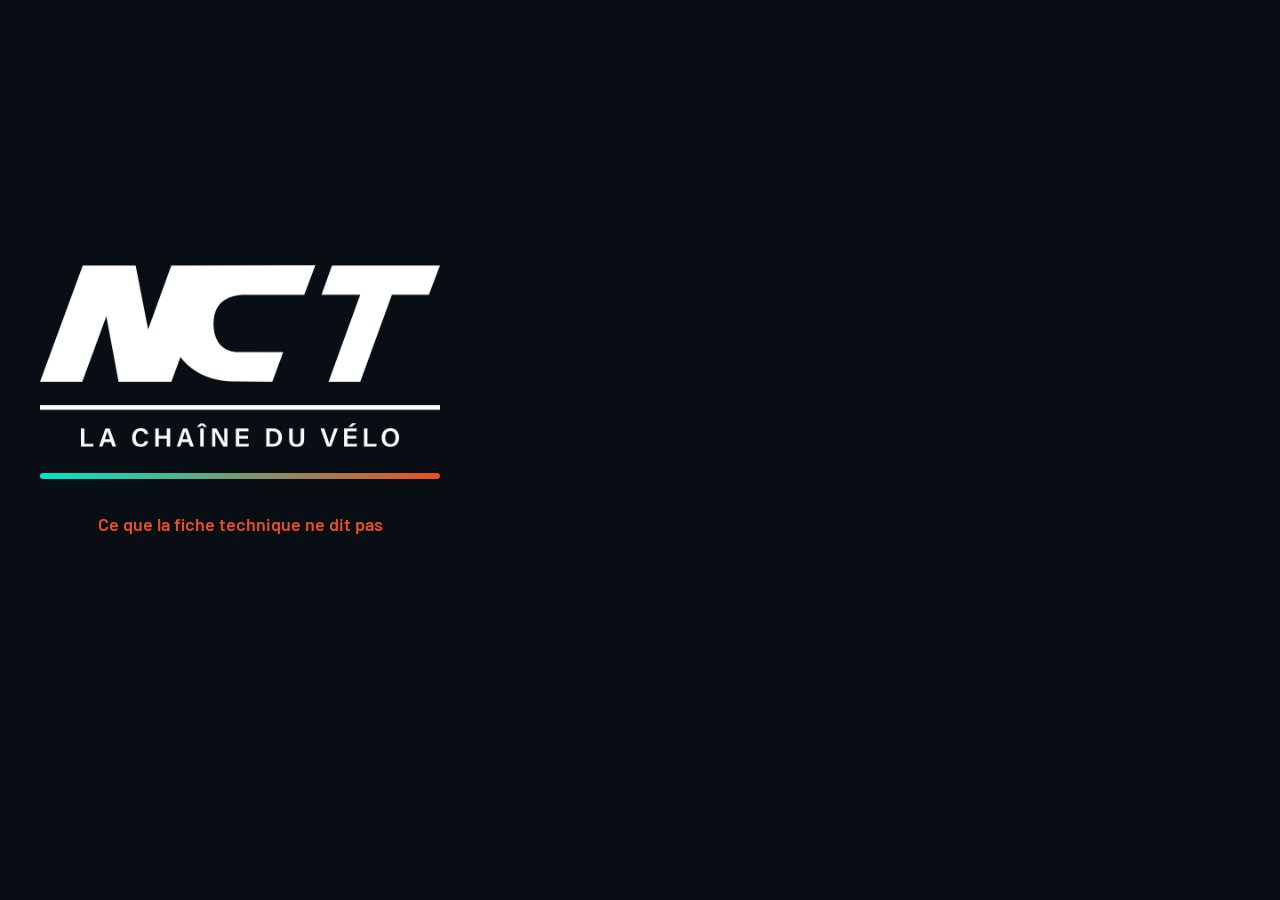
<file: design/index.html>
<!doctype html>
<html lang="fr">
<head>
<meta charset="utf-8">
<meta name="viewport" content="width=480, user-scalable=no">
<title>NCT Compteur</title>
<link rel="stylesheet" href="style.css">
</head>
<body>
<div id="app" class="booting">
  <div id="glow"></div>

  <!-- ===== HEADER ===== -->
  <header id="hdr">
    <div class="logo"><img src="logo-nct.png" alt="NCT"><i></i></div>
    <div class="ptitle"><div id="pageName">LIVE</div><div id="dots"></div></div>
    <div class="status">
      <svg id="icPwr" class="ic" viewBox="0 0 24 24"><path d="M13 2 4 14h7l-1 8 9-12h-7z"/></svg>
      <svg id="icHr" class="ic" viewBox="0 0 24 24"><path d="M12 21s-8-5.2-8-11.2C4 6.6 6.4 4.5 9 4.5c1.4 0 2.4.6 3 1.6.6-1 1.6-1.6 3-1.6 2.6 0 5 2.1 5 5.3C20 15.8 12 21 12 21z"/></svg>
      <svg id="icGps" class="ic" viewBox="0 0 24 24"><path d="M12 2a7 7 0 0 0-7 7c0 5 7 13 7 13s7-8 7-13a7 7 0 0 0-7-7zm0 9.5A2.5 2.5 0 1 1 12 6.5a2.5 2.5 0 0 1 0 5z"/></svg>
      <div id="batt"><b></b><span>--</span></div>
    </div>
  </header>

  <!-- ===== PAGES ===== -->
  <main id="pages">
    <!-- LIVE -->
    <section class="page" data-name="LIVE">
      <div class="gauge">
        <svg viewBox="0 0 480 330" width="480" height="330">
          <defs>
            <linearGradient id="gArc" x1="60" y1="0" x2="420" y2="0" gradientUnits="userSpaceOnUse">
              <stop offset="0" stop-color="#00e5c8"/>
              <stop offset=".55" stop-color="#9be36a"/>
              <stop offset=".75" stop-color="#ffb02e"/>
              <stop offset="1" stop-color="#e85022"/>
            </linearGradient>
          </defs>
          <g id="zoneTicks"></g>
          <path id="arcTrack" class="arc-track"/>
          <path id="arcGlow" class="arc-glow"/>
          <path id="arcVal" class="arc-val"/>
          <circle id="arcHead" r="9" class="arc-head"/>
        </svg>
        <div class="gcenter">
          <div class="big" id="vPower">0</div>
          <div class="unit">WATTS <em>3S</em></div>
          <div class="zchip" id="vZone">Z1 · RÉCUP</div>
        </div>
        <div class="gside l"><b id="vWkg">0.0</b><span>W/KG</span></div>
        <div class="gside r"><b id="vPftp">0</b><span>% FTP</span></div>
      </div>
      <div class="tiles g2">
        <div class="tile hr">
          <label><svg viewBox="0 0 24 24"><path d="M12 21s-8-5.2-8-11.2C4 6.6 6.4 4.5 9 4.5c1.4 0 2.4.6 3 1.6.6-1 1.6-1.6 3-1.6 2.6 0 5 2.1 5 5.3C20 15.8 12 21 12 21z"/></svg>FRÉQ. CARDIAQUE</label>
          <div class="val"><b id="vHr">--</b><span>BPM</span></div>
          <div class="segbar" id="hrBar"><i></i><i></i><i></i><i></i><i></i></div>
        </div>
        <div class="tile">
          <label><svg viewBox="0 0 24 24"><path d="M12 4a8 8 0 1 0 8 8h-2a6 6 0 1 1-6-6V4zm0 4 4 4-4 4V8z"/></svg>CADENCE</label>
          <div class="val"><b id="vCad">--</b><span>RPM</span></div>
          <div class="sub" id="vCadAvg">moy --</div>
        </div>
        <div class="tile">
          <label><svg viewBox="0 0 24 24"><path d="M12 5a9 9 0 0 0-9 9h2a7 7 0 0 1 14 0h2a9 9 0 0 0-9-9zm4.2 4.4-5 3.6a1.6 1.6 0 1 0 1.9 2.4l3.1-6z"/></svg>VITESSE</label>
          <div class="val"><b id="vSpd">0.0</b><span>KM/H</span></div>
          <div class="sub" id="vSpdAvg">moy 0.0</div>
        </div>
        <div class="tile">
          <label><svg viewBox="0 0 24 24"><path d="M4 18 10 6l4 7 2-3 4 8z"/></svg>DISTANCE</label>
          <div class="val"><b id="vDist">0.00</b><span>KM</span></div>
          <div class="sub" id="vDplus">D+ 0 m</div>
        </div>
      </div>
    </section>

    <!-- EFFORT -->
    <section class="page" data-name="EFFORT">
      <div class="tiles g3 trio">
        <div class="tile c"><label>NP</label><div class="val"><b id="vNp">0</b></div><div class="sub">WATTS</div></div>
        <div class="tile c"><label>IF</label><div class="val"><b id="vIf">0.00</b></div><div class="sub">INTENSITÉ</div></div>
        <div class="tile c"><label>TSS</label><div class="val"><b id="vTss">0</b></div><div class="sub">CHARGE</div></div>
      </div>
      <div class="tile wbal">
        <label>RÉSERVOIR <em>W'BAL</em><span class="tag">EXCLU NCT</span></label>
        <div class="wrow"><b id="vWbal">100</b><span>%</span><div class="wkj" id="vWbalKj">20.0 / 20.0 kJ</div></div>
        <div class="wbar" id="wbar"></div>
        <div class="wmsg" id="vWmsg">Réservoir plein — tu peux attaquer.</div>
      </div>
      <div class="tile zones">
        <label>TEMPS DANS LES ZONES</label>
        <div id="zoneBars"></div>
      </div>
    </section>

    <!-- GRIMPÉE -->
    <section class="page" data-name="GRIMPÉE">
      <div class="climb">
        <div class="grade" id="gradeBox"><b id="vGrade">0.0</b><span>%</span><div class="glabel">PENTE</div></div>
        <div class="climb-side">
          <div class="cs"><label>VAM</label><b id="vVam">0</b><span>m/h</span></div>
          <div class="cs"><label>ALTITUDE</label><b id="vAlt">0</b><span>m</span></div>
        </div>
      </div>
      <div class="tile profile">
        <label>PROFIL <em>5 DERNIERS KM</em></label>
        <svg id="profSvg" viewBox="0 0 440 200" width="440" height="200" preserveAspectRatio="none">
          <defs>
            <linearGradient id="gProf" x1="0" y1="0" x2="0" y2="1">
              <stop offset="0" stop-color="#00e5c8" stop-opacity=".55"/>
              <stop offset="1" stop-color="#00e5c8" stop-opacity="0"/>
            </linearGradient>
          </defs>
          <path id="profFill" fill="url(#gProf)"/>
          <path id="profLine" class="prof-line"/>
          <circle id="profDot" r="7" class="prof-dot"/>
        </svg>
      </div>
      <div class="tiles g2 short">
        <div class="tile"><label>D+ TOTAL</label><div class="val"><b id="vDplus2">0</b><span>M</span></div></div>
        <div class="tile"><label>PUISSANCE 30S</label><div class="val"><b id="vP30">0</b><span>W</span></div></div>
      </div>
    </section>

    <!-- TOUR -->
    <section class="page" data-name="TOUR">
      <div class="lap-head">
        <div class="lapn">TOUR <b id="vLapN">1</b></div>
        <div class="laptime" id="vLapTime">0:00</div>
        <div class="lapdist" id="vLapDist">0.00 km</div>
      </div>
      <div class="tiles g2 lap">
        <div class="tile"><label>PUISS. MOY</label><div class="val"><b id="vLapP">0</b><span>W</span></div><div class="delta" id="dLapP"></div></div>
        <div class="tile"><label>NP TOUR</label><div class="val"><b id="vLapNp">0</b><span>W</span></div><div class="delta" id="dLapNp"></div></div>
        <div class="tile"><label>FC MOY</label><div class="val"><b id="vLapHr">--</b><span>BPM</span></div><div class="delta" id="dLapHr"></div></div>
        <div class="tile"><label>VITESSE MOY</label><div class="val"><b id="vLapS">0.0</b><span>KM/H</span></div><div class="delta" id="dLapS"></div></div>
        <div class="tile"><label>CADENCE MOY</label><div class="val"><b id="vLapC">--</b><span>RPM</span></div><div class="delta" id="dLapC"></div></div>
        <div class="tile"><label>W/KG TOUR</label><div class="val"><b id="vLapWkg">0.0</b></div><div class="delta" id="dLapWkg"></div></div>
      </div>
    </section>
  </main>

  <!-- ===== FOOTER ===== -->
  <footer id="ftr">
    <div id="recPill" class="pill idle"><i></i><span>PRÊT</span></div>
    <div class="elapsed"><b id="vTime">0:00:00</b></div>
    <div class="clock" id="vClock">--:--</div>
  </footer>

  <!-- ===== OVERLAYS ===== -->
  <div id="toast"></div>
  <div id="learn"><div class="ln-k">CONFIGURATION DES BOUTONS</div><div class="ln-step" id="lnStep">1 / 4</div><div class="ln-t" id="lnT">Appuie sur le bouton<br><b>PAGE SUIVANTE</b></div><div class="ln-s" id="lnS"></div></div>
  <div id="confirm"><div class="cf-t" id="cfT">TERMINER LA SORTIE ?</div><div class="cf-s" id="cfS">Appuie encore sur TOUR pour enregistrer</div></div>
  <div id="lapFlash"><div class="lf-t">TOUR <b id="lfN">2</b></div><div class="lf-s" id="lfS"></div></div>

  <div id="splash">
    <div class="sp-logo"><img src="logo.png" alt="NCT"><i class="shine"></i></div>
    <i class="sp-sweep"></i>
    <div class="sp-base">Ce que la fiche technique ne dit pas</div>
  </div>
</div>
<script src="metrics.js"></script>
<script src="app.js"></script>
<script src="sim.js"></script>
</body>
</html>
</file>
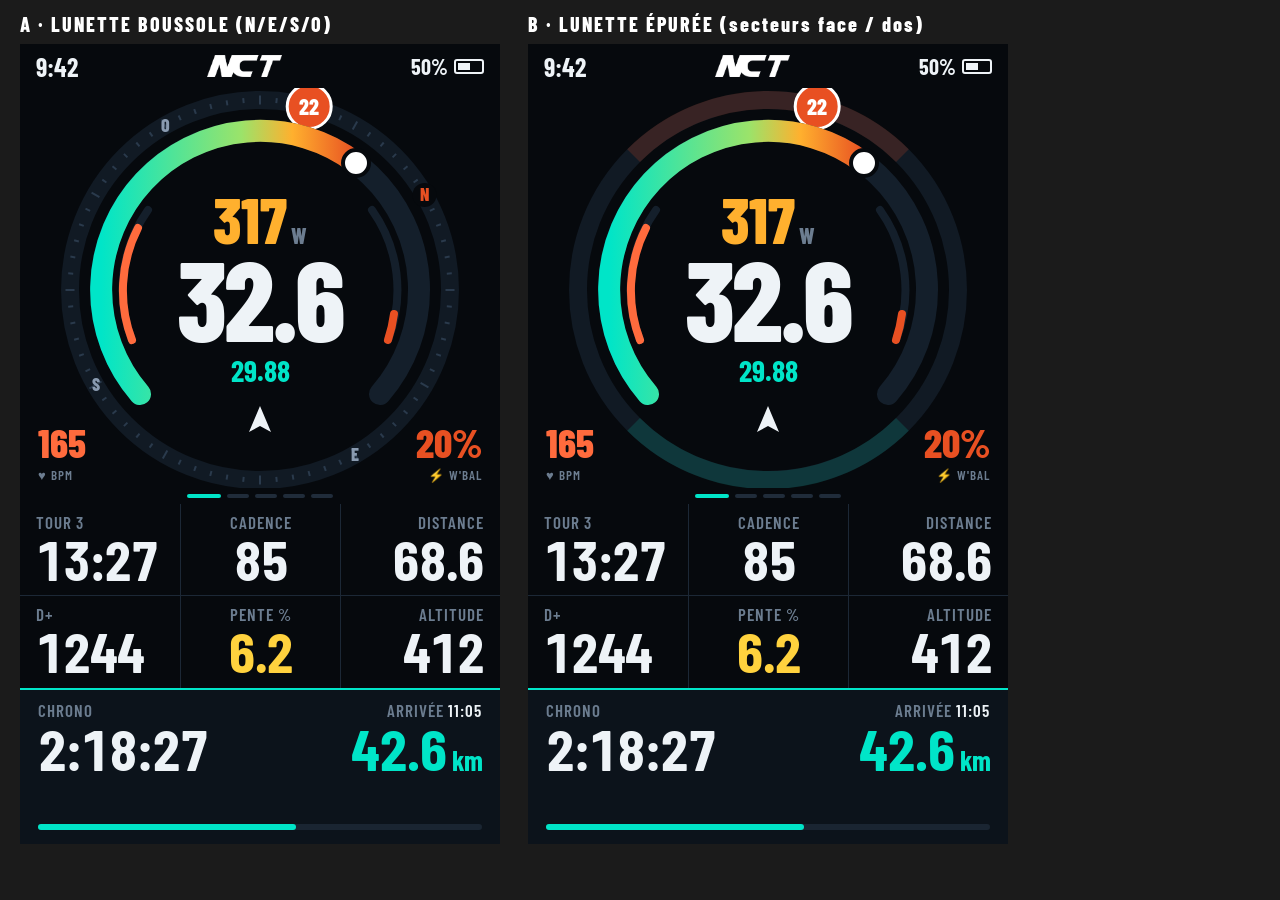
<file: design/boussole.html>
<!doctype html><html lang="fr"><head><meta charset="utf-8"><title>Cockpit NCT</title><style>
@font-face{font-family:BC;src:url(fonts/bc-500.woff2);font-weight:500}
@font-face{font-family:BC;src:url(fonts/bc-600.woff2);font-weight:600}
@font-face{font-family:BC;src:url(fonts/bc-700.woff2);font-weight:700}
@font-face{font-family:BC;src:url(fonts/bc-800.woff2);font-weight:800}
@font-face{font-family:B;src:url(fonts/b-600.woff2);font-weight:600}
@font-face{font-family:B;src:url(fonts/b-700.woff2);font-weight:700}
:root{--bg:#06090d;--mute:#6c7d90;--txt:#eef3f7;--cyan:#00e5c8;--orange:#e85022;--amber:#ffb02e;--hair:#1c2836}
*{margin:0;padding:0;box-sizing:border-box}
body{background:#1b1b1b;display:flex;gap:28px;padding:44px 20px 20px;font-family:B}
.w{position:relative}
.cap{position:absolute;left:0;top:-32px;font-family:BC;font-weight:800;color:#fff;font-size:20px;letter-spacing:2px}
.s{position:relative;width:480px;height:800px;background:var(--bg);color:var(--txt);overflow:hidden;display:flex;flex-direction:column}
.hd{height:44px;flex:none;display:flex;align-items:center;justify-content:space-between;padding:0 16px}
.hd .tm{font-family:BC;font-weight:700;font-size:26px}
.hd img{height:22px}
.hd .bt{font-family:BC;font-weight:700;font-size:22px;display:flex;align-items:center}
.hd .bt i{display:inline-block;width:30px;height:15px;border:2px solid var(--txt);border-radius:3px;margin-left:6px;position:relative}
.hd .bt i:after{content:"";position:absolute;left:2px;top:2px;bottom:2px;width:12px;background:var(--txt)}
.dots{height:16px;flex:none;display:flex;justify-content:center;align-items:center}
.dots i{width:22px;height:4px;border-radius:2px;background:#202c3a;margin:0 3px}.dots i.on{background:var(--cyan);width:34px}
.grid{flex:none;display:grid;grid-template-columns:1fr 1fr 1fr}
.c{height:92px;padding:8px 16px 0;position:relative}
.c+.c{border-left:1px solid var(--hair)}
.c:nth-child(4){border-left:none}
.c:nth-child(-n+3){border-bottom:1px solid var(--hair)}
.lab{font-family:BC;font-weight:600;font-size:17px;letter-spacing:1px;color:var(--mute)}
.lab b{color:var(--txt);font-weight:600}
.num{font-family:BC;font-weight:700;line-height:.9;letter-spacing:-1px;font-variant-numeric:tabular-nums}
.c .num{font-size:56px;margin-top:2px}
.c .tr{position:absolute;right:14px;top:10px;font-family:BC;font-weight:700;font-size:15px}
.band{flex:1;position:relative;background:#0c131b;border-top:2px solid var(--cyan);padding:10px 18px 0;display:flex;justify-content:space-between}
.band .num{font-size:58px;margin-top:2px}
.band .pg{position:absolute;left:18px;right:18px;bottom:14px;height:6px;background:#1a2532;border-radius:3px}
.band .pg i{position:absolute;left:0;top:0;bottom:0;width:58%;background:var(--cyan);border-radius:3px}
</style></head><body><div class="w"><div class="cap">A · LUNETTE BOUSSOLE (N/E/S/O)</div>
<div class="s">
  <div class="hd"><span class="tm">9:42</span><img src="logo-nct.png"><span class="bt">50%<i></i></span></div>
  <svg width="480" height="400" viewBox="0 0 480 400" style="flex:none">
    <defs><linearGradient id="pwA" x1="0" x2="1"><stop offset="0" stop-color="#00e5c8"/><stop offset=".55" stop-color="#9be36a"/><stop offset=".75" stop-color="#ffb02e"/><stop offset="1" stop-color="#e85022"/></linearGradient></defs>
    <g transform="translate(240 202)">
      <circle r="190" fill="none" stroke="#111a24" stroke-width="18"/><line x1="158.5" y1="-91.5" x2="170.6" y2="-98.5" stroke="#2a3a4c" stroke-width="2"/><line x1="169.9" y1="-79.2" x2="174.5" y2="-81.4" stroke="#2a3a4c" stroke-width="2"/><line x1="176.2" y1="-64.1" x2="180.9" y2="-65.8" stroke="#2a3a4c" stroke-width="2"/><line x1="181.1" y1="-48.5" x2="185.9" y2="-49.8" stroke="#2a3a4c" stroke-width="2"/><line x1="184.7" y1="-32.6" x2="189.6" y2="-33.4" stroke="#2a3a4c" stroke-width="2"/><line x1="186.8" y1="-16.3" x2="191.8" y2="-16.8" stroke="#2a3a4c" stroke-width="2"/><line x1="185.5" y1="0.0" x2="194.5" y2="0.0" stroke="#2a3a4c" stroke-width="2"/><line x1="186.8" y1="16.3" x2="191.8" y2="16.8" stroke="#2a3a4c" stroke-width="2"/><line x1="184.7" y1="32.6" x2="189.6" y2="33.4" stroke="#2a3a4c" stroke-width="2"/><line x1="181.1" y1="48.5" x2="185.9" y2="49.8" stroke="#2a3a4c" stroke-width="2"/><line x1="176.2" y1="64.1" x2="180.9" y2="65.8" stroke="#2a3a4c" stroke-width="2"/><line x1="169.9" y1="79.2" x2="174.5" y2="81.4" stroke="#2a3a4c" stroke-width="2"/><line x1="160.6" y1="92.8" x2="168.4" y2="97.3" stroke="#2a3a4c" stroke-width="2"/><line x1="153.6" y1="107.5" x2="157.7" y2="110.4" stroke="#2a3a4c" stroke-width="2"/><line x1="143.6" y1="120.5" x2="147.5" y2="123.7" stroke="#2a3a4c" stroke-width="2"/><line x1="132.6" y1="132.6" x2="136.1" y2="136.1" stroke="#2a3a4c" stroke-width="2"/><line x1="120.5" y1="143.6" x2="123.7" y2="147.5" stroke="#2a3a4c" stroke-width="2"/><line x1="107.5" y1="153.6" x2="110.4" y2="157.7" stroke="#2a3a4c" stroke-width="2"/><line x1="91.5" y1="158.5" x2="98.5" y2="170.6" stroke="#2a3a4c" stroke-width="2"/><line x1="79.2" y1="169.9" x2="81.4" y2="174.5" stroke="#2a3a4c" stroke-width="2"/><line x1="64.1" y1="176.2" x2="65.8" y2="180.9" stroke="#2a3a4c" stroke-width="2"/><line x1="48.5" y1="181.1" x2="49.8" y2="185.9" stroke="#2a3a4c" stroke-width="2"/><line x1="32.6" y1="184.7" x2="33.4" y2="189.6" stroke="#2a3a4c" stroke-width="2"/><line x1="16.3" y1="186.8" x2="16.8" y2="191.8" stroke="#2a3a4c" stroke-width="2"/><line x1="-0.0" y1="185.5" x2="-0.0" y2="194.5" stroke="#2a3a4c" stroke-width="2"/><line x1="-16.3" y1="186.8" x2="-16.8" y2="191.8" stroke="#2a3a4c" stroke-width="2"/><line x1="-32.6" y1="184.7" x2="-33.4" y2="189.6" stroke="#2a3a4c" stroke-width="2"/><line x1="-48.5" y1="181.1" x2="-49.8" y2="185.9" stroke="#2a3a4c" stroke-width="2"/><line x1="-64.1" y1="176.2" x2="-65.8" y2="180.9" stroke="#2a3a4c" stroke-width="2"/><line x1="-79.2" y1="169.9" x2="-81.4" y2="174.5" stroke="#2a3a4c" stroke-width="2"/><line x1="-92.7" y1="160.6" x2="-97.2" y2="168.4" stroke="#2a3a4c" stroke-width="2"/><line x1="-107.5" y1="153.6" x2="-110.4" y2="157.7" stroke="#2a3a4c" stroke-width="2"/><line x1="-120.5" y1="143.6" x2="-123.7" y2="147.5" stroke="#2a3a4c" stroke-width="2"/><line x1="-132.6" y1="132.6" x2="-136.1" y2="136.1" stroke="#2a3a4c" stroke-width="2"/><line x1="-143.6" y1="120.5" x2="-147.5" y2="123.7" stroke="#2a3a4c" stroke-width="2"/><line x1="-153.6" y1="107.5" x2="-157.7" y2="110.4" stroke="#2a3a4c" stroke-width="2"/><line x1="-158.5" y1="91.5" x2="-170.6" y2="98.5" stroke="#2a3a4c" stroke-width="2"/><line x1="-169.9" y1="79.2" x2="-174.5" y2="81.4" stroke="#2a3a4c" stroke-width="2"/><line x1="-176.2" y1="64.1" x2="-180.9" y2="65.8" stroke="#2a3a4c" stroke-width="2"/><line x1="-181.1" y1="48.5" x2="-185.9" y2="49.8" stroke="#2a3a4c" stroke-width="2"/><line x1="-184.7" y1="32.6" x2="-189.6" y2="33.4" stroke="#2a3a4c" stroke-width="2"/><line x1="-186.8" y1="16.3" x2="-191.8" y2="16.8" stroke="#2a3a4c" stroke-width="2"/><line x1="-185.5" y1="-0.0" x2="-194.5" y2="-0.0" stroke="#2a3a4c" stroke-width="2"/><line x1="-186.8" y1="-16.3" x2="-191.8" y2="-16.8" stroke="#2a3a4c" stroke-width="2"/><line x1="-184.7" y1="-32.6" x2="-189.6" y2="-33.4" stroke="#2a3a4c" stroke-width="2"/><line x1="-181.1" y1="-48.5" x2="-185.9" y2="-49.8" stroke="#2a3a4c" stroke-width="2"/><line x1="-176.2" y1="-64.1" x2="-180.9" y2="-65.8" stroke="#2a3a4c" stroke-width="2"/><line x1="-169.9" y1="-79.2" x2="-174.5" y2="-81.4" stroke="#2a3a4c" stroke-width="2"/><line x1="-160.6" y1="-92.8" x2="-168.4" y2="-97.3" stroke="#2a3a4c" stroke-width="2"/><line x1="-153.6" y1="-107.5" x2="-157.7" y2="-110.4" stroke="#2a3a4c" stroke-width="2"/><line x1="-143.6" y1="-120.5" x2="-147.5" y2="-123.7" stroke="#2a3a4c" stroke-width="2"/><line x1="-132.6" y1="-132.6" x2="-136.1" y2="-136.1" stroke="#2a3a4c" stroke-width="2"/><line x1="-120.5" y1="-143.6" x2="-123.7" y2="-147.5" stroke="#2a3a4c" stroke-width="2"/><line x1="-107.5" y1="-153.6" x2="-110.4" y2="-157.7" stroke="#2a3a4c" stroke-width="2"/><line x1="-91.5" y1="-158.5" x2="-98.5" y2="-170.6" stroke="#2a3a4c" stroke-width="2"/><line x1="-79.2" y1="-169.9" x2="-81.4" y2="-174.5" stroke="#2a3a4c" stroke-width="2"/><line x1="-64.1" y1="-176.2" x2="-65.8" y2="-180.9" stroke="#2a3a4c" stroke-width="2"/><line x1="-48.5" y1="-181.1" x2="-49.8" y2="-185.9" stroke="#2a3a4c" stroke-width="2"/><line x1="-32.6" y1="-184.7" x2="-33.4" y2="-189.6" stroke="#2a3a4c" stroke-width="2"/><line x1="-16.3" y1="-186.8" x2="-16.8" y2="-191.8" stroke="#2a3a4c" stroke-width="2"/><line x1="0.0" y1="-185.5" x2="0.0" y2="-194.5" stroke="#2a3a4c" stroke-width="2"/><line x1="16.3" y1="-186.8" x2="16.8" y2="-191.8" stroke="#2a3a4c" stroke-width="2"/><line x1="32.6" y1="-184.7" x2="33.4" y2="-189.6" stroke="#2a3a4c" stroke-width="2"/><line x1="48.5" y1="-181.1" x2="49.8" y2="-185.9" stroke="#2a3a4c" stroke-width="2"/><line x1="64.1" y1="-176.2" x2="65.8" y2="-180.9" stroke="#2a3a4c" stroke-width="2"/><line x1="79.2" y1="-169.9" x2="81.4" y2="-174.5" stroke="#2a3a4c" stroke-width="2"/><line x1="92.7" y1="-160.6" x2="97.2" y2="-168.4" stroke="#2a3a4c" stroke-width="2"/><line x1="107.5" y1="-153.6" x2="110.4" y2="-157.7" stroke="#2a3a4c" stroke-width="2"/><line x1="120.5" y1="-143.6" x2="123.7" y2="-147.5" stroke="#2a3a4c" stroke-width="2"/><line x1="132.6" y1="-132.6" x2="136.1" y2="-136.1" stroke="#2a3a4c" stroke-width="2"/><line x1="143.6" y1="-120.5" x2="147.5" y2="-123.7" stroke="#2a3a4c" stroke-width="2"/><line x1="153.6" y1="-107.5" x2="157.7" y2="-110.4" stroke="#2a3a4c" stroke-width="2"/><circle cx="164.5" cy="-95.0" r="12" fill="#06090d"/><text x="164.5" y="-89.0" fill="#e85022" font-family="BC" font-weight="800" font-size="18" text-anchor="middle">N</text><text x="95.0" y="170.5" fill="#8a9bb0" font-family="BC" font-weight="800" font-size="18" text-anchor="middle">E</text><text x="-164.5" y="101.0" fill="#8a9bb0" font-family="BC" font-weight="800" font-size="18" text-anchor="middle">S</text><text x="-95.0" y="-158.5" fill="#8a9bb0" font-family="BC" font-weight="800" font-size="18" text-anchor="middle">O</text><circle cx="49.2" cy="-183.5" r="22" fill="#e85022" stroke="#fff" stroke-width="3"/><text x="49.2" y="-175.5" fill="#fff" font-family="BC" font-weight="800" font-size="22" text-anchor="middle">22</text>
      <path d="M-120 104 A159 159 0 1 1 120 104" fill="none" stroke="#141f2b" stroke-width="22" stroke-linecap="round"/>
      <path d="M-120 104 A159 159 0 0 1 96 -127" fill="none" stroke="url(#pwA)" stroke-width="22" stroke-linecap="round"/>
      <circle cx="96" cy="-127" r="13" fill="#fff" stroke="#06090d" stroke-width="4"/>
      <path d="M-128 50 A138 138 0 0 1 -112 -80" fill="none" stroke="#141f2b" stroke-width="8" stroke-linecap="round"/>
      <path d="M-128 50 A138 138 0 0 1 -122 -62" fill="none" stroke="#ff6b3d" stroke-width="8" stroke-linecap="round"/>
      <path d="M128 50 A138 138 0 0 0 112 -80" fill="none" stroke="#141f2b" stroke-width="8" stroke-linecap="round"/>
      <path d="M128 50 A138 138 0 0 0 134 24" fill="none" stroke="#e85022" stroke-width="8" stroke-linecap="round"/>
      <text y="-46" fill="#ffb02e" font-family="BC" font-weight="800" font-size="64" text-anchor="middle">317<tspan font-size="22" fill="#6c7d90"> W</tspan></text>
      <text y="52" fill="#eef3f7" font-family="BC" font-weight="800" font-size="112" text-anchor="middle" letter-spacing="-3">32.6</text>
      <text y="92" fill="#00e5c8" font-family="BC" font-weight="700" font-size="30" text-anchor="middle">29.88</text>
      <path d="M0 116 l11 26 l-11 -6 l-11 6z" fill="#eef3f7"/>
      <text x="-222" y="168" fill="#ff6b3d" font-family="BC" font-weight="800" font-size="40">165</text>
      <text x="-222" y="190" fill="#6c7d90" font-family="BC" font-weight="600" font-size="13" letter-spacing="1">♥ BPM</text>
      <text x="222" y="168" fill="#e85022" font-family="BC" font-weight="800" font-size="40" text-anchor="end">20%</text>
      <text x="222" y="190" fill="#6c7d90" font-family="BC" font-weight="600" font-size="13" text-anchor="end" letter-spacing="1">⚡ W'BAL</text>
    </g>
  </svg>
  <div class="dots"><i class="on"></i><i></i><i></i><i></i><i></i></div>
  <div class="grid">
    <div class="c"><div class="lab">TOUR 3</div><div class="num">13:27</div></div>
    <div class="c" style="text-align:center"><div class="lab">CADENCE</div><div class="num">85</div></div>
    <div class="c" style="text-align:right"><div class="lab">DISTANCE</div><div class="num">68.6</div></div>
    <div class="c"><div class="lab">D+</div><div class="num">1244</div></div>
    <div class="c" style="text-align:center"><div class="lab">PENTE %</div><div class="num" style="color:#ffd23e">6.2</div></div>
    <div class="c" style="text-align:right"><div class="lab">ALTITUDE</div><div class="num">412</div></div>
  </div>
  <div class="band"><div><div class="lab">CHRONO</div><div class="num">2:18:27</div></div><div style="text-align:right"><div class="lab">ARRIVÉE <b>11:05</b></div><div class="num" style="color:#00e5c8">42.6<span style="font-size:28px"> km</span></div></div><div class="pg"><i></i></div></div>
</div></div>
<div class="w"><div class="cap">B · LUNETTE ÉPURÉE (secteurs face / dos)</div>
<div class="s">
  <div class="hd"><span class="tm">9:42</span><img src="logo-nct.png"><span class="bt">50%<i></i></span></div>
  <svg width="480" height="400" viewBox="0 0 480 400" style="flex:none">
    <defs><linearGradient id="pwB" x1="0" x2="1"><stop offset="0" stop-color="#00e5c8"/><stop offset=".55" stop-color="#9be36a"/><stop offset=".75" stop-color="#ffb02e"/><stop offset="1" stop-color="#e85022"/></linearGradient></defs>
    <g transform="translate(240 202)">
      <circle r="190" fill="none" stroke="#111a24" stroke-width="18"/><path d="M-134.4 -134.4 A190 190 0 0 1 134.4 -134.4" fill="none" stroke="#e85022" stroke-width="18" opacity=".18"/><path d="M134.4 134.4 A190 190 0 0 1 -134.4 134.4" fill="none" stroke="#00e5c8" stroke-width="18" opacity=".14"/><circle cx="49.2" cy="-183.5" r="22" fill="#e85022" stroke="#fff" stroke-width="3"/><text x="49.2" y="-175.5" fill="#fff" font-family="BC" font-weight="800" font-size="22" text-anchor="middle">22</text>
      <path d="M-120 104 A159 159 0 1 1 120 104" fill="none" stroke="#141f2b" stroke-width="22" stroke-linecap="round"/>
      <path d="M-120 104 A159 159 0 0 1 96 -127" fill="none" stroke="url(#pwB)" stroke-width="22" stroke-linecap="round"/>
      <circle cx="96" cy="-127" r="13" fill="#fff" stroke="#06090d" stroke-width="4"/>
      <path d="M-128 50 A138 138 0 0 1 -112 -80" fill="none" stroke="#141f2b" stroke-width="8" stroke-linecap="round"/>
      <path d="M-128 50 A138 138 0 0 1 -122 -62" fill="none" stroke="#ff6b3d" stroke-width="8" stroke-linecap="round"/>
      <path d="M128 50 A138 138 0 0 0 112 -80" fill="none" stroke="#141f2b" stroke-width="8" stroke-linecap="round"/>
      <path d="M128 50 A138 138 0 0 0 134 24" fill="none" stroke="#e85022" stroke-width="8" stroke-linecap="round"/>
      <text y="-46" fill="#ffb02e" font-family="BC" font-weight="800" font-size="64" text-anchor="middle">317<tspan font-size="22" fill="#6c7d90"> W</tspan></text>
      <text y="52" fill="#eef3f7" font-family="BC" font-weight="800" font-size="112" text-anchor="middle" letter-spacing="-3">32.6</text>
      <text y="92" fill="#00e5c8" font-family="BC" font-weight="700" font-size="30" text-anchor="middle">29.88</text>
      <path d="M0 116 l11 26 l-11 -6 l-11 6z" fill="#eef3f7"/>
      <text x="-222" y="168" fill="#ff6b3d" font-family="BC" font-weight="800" font-size="40">165</text>
      <text x="-222" y="190" fill="#6c7d90" font-family="BC" font-weight="600" font-size="13" letter-spacing="1">♥ BPM</text>
      <text x="222" y="168" fill="#e85022" font-family="BC" font-weight="800" font-size="40" text-anchor="end">20%</text>
      <text x="222" y="190" fill="#6c7d90" font-family="BC" font-weight="600" font-size="13" text-anchor="end" letter-spacing="1">⚡ W'BAL</text>
    </g>
  </svg>
  <div class="dots"><i class="on"></i><i></i><i></i><i></i><i></i></div>
  <div class="grid">
    <div class="c"><div class="lab">TOUR 3</div><div class="num">13:27</div></div>
    <div class="c" style="text-align:center"><div class="lab">CADENCE</div><div class="num">85</div></div>
    <div class="c" style="text-align:right"><div class="lab">DISTANCE</div><div class="num">68.6</div></div>
    <div class="c"><div class="lab">D+</div><div class="num">1244</div></div>
    <div class="c" style="text-align:center"><div class="lab">PENTE %</div><div class="num" style="color:#ffd23e">6.2</div></div>
    <div class="c" style="text-align:right"><div class="lab">ALTITUDE</div><div class="num">412</div></div>
  </div>
  <div class="band"><div><div class="lab">CHRONO</div><div class="num">2:18:27</div></div><div style="text-align:right"><div class="lab">ARRIVÉE <b>11:05</b></div><div class="num" style="color:#00e5c8">42.6<span style="font-size:28px"> km</span></div></div><div class="pg"><i></i></div></div>
</div></div>
</body></html>
</file>
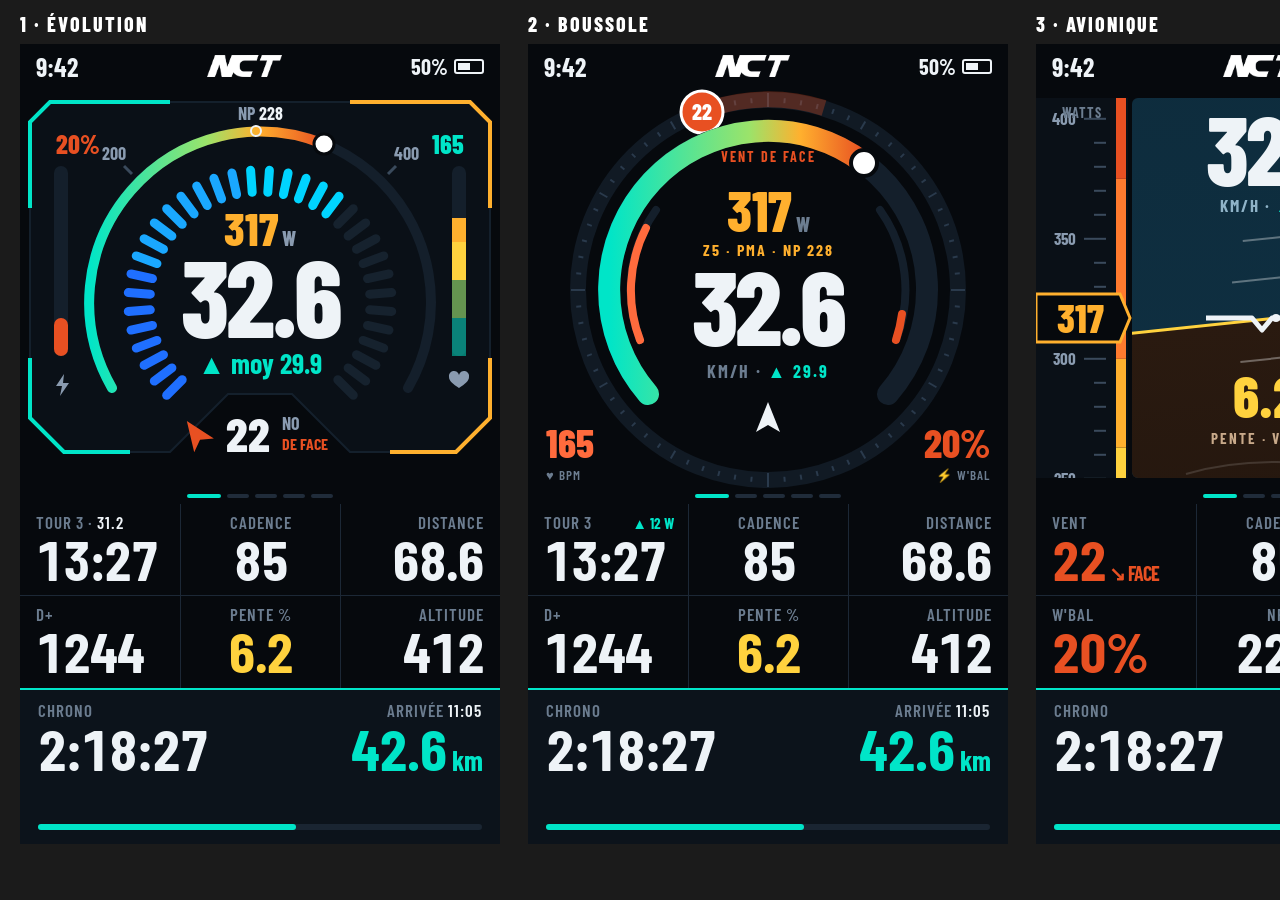
<file: design/cockpit.html>
<!doctype html><html lang="fr"><head><meta charset="utf-8"><title>Cockpit NCT</title><style>
@font-face{font-family:BC;src:url(fonts/bc-500.woff2);font-weight:500}
@font-face{font-family:BC;src:url(fonts/bc-600.woff2);font-weight:600}
@font-face{font-family:BC;src:url(fonts/bc-700.woff2);font-weight:700}
@font-face{font-family:BC;src:url(fonts/bc-800.woff2);font-weight:800}
@font-face{font-family:B;src:url(fonts/b-600.woff2);font-weight:600}
@font-face{font-family:B;src:url(fonts/b-700.woff2);font-weight:700}
:root{--bg:#06090d;--mute:#6c7d90;--txt:#eef3f7;--cyan:#00e5c8;--orange:#e85022;--amber:#ffb02e;--hair:#1c2836}
*{margin:0;padding:0;box-sizing:border-box}
body{background:#1b1b1b;display:flex;gap:28px;padding:44px 20px 20px;font-family:B}
.w{position:relative}
.cap{position:absolute;left:0;top:-32px;font-family:BC;font-weight:800;color:#fff;font-size:20px;letter-spacing:2px}
.s{position:relative;width:480px;height:800px;background:var(--bg);color:var(--txt);overflow:hidden;display:flex;flex-direction:column}
.hd{height:44px;flex:none;display:flex;align-items:center;justify-content:space-between;padding:0 16px}
.hd .tm{font-family:BC;font-weight:700;font-size:26px}
.hd img{height:22px}
.hd .bt{font-family:BC;font-weight:700;font-size:22px;display:flex;align-items:center}
.hd .bt i{display:inline-block;width:30px;height:15px;border:2px solid var(--txt);border-radius:3px;margin-left:6px;position:relative}
.hd .bt i:after{content:"";position:absolute;left:2px;top:2px;bottom:2px;width:12px;background:var(--txt)}
.dots{height:16px;flex:none;display:flex;justify-content:center;align-items:center}
.dots i{width:22px;height:4px;border-radius:2px;background:#202c3a;margin:0 3px}.dots i.on{background:var(--cyan);width:34px}
.grid{flex:none;display:grid;grid-template-columns:1fr 1fr 1fr}
.c{height:92px;padding:8px 16px 0;position:relative}
.c+.c{border-left:1px solid var(--hair)}
.c:nth-child(4){border-left:none}
.c:nth-child(-n+3){border-bottom:1px solid var(--hair)}
.lab{font-family:BC;font-weight:600;font-size:17px;letter-spacing:1px;color:var(--mute)}
.lab b{color:var(--txt);font-weight:600}
.num{font-family:BC;font-weight:700;line-height:.9;letter-spacing:-1px;font-variant-numeric:tabular-nums}
.c .num{font-size:56px;margin-top:2px}
.c .tr{position:absolute;right:14px;top:10px;font-family:BC;font-weight:700;font-size:15px}
.band{flex:1;position:relative;background:#0c131b;border-top:2px solid var(--cyan);padding:10px 18px 0;display:flex;justify-content:space-between}
.band .num{font-size:58px;margin-top:2px}
.band .pg{position:absolute;left:18px;right:18px;bottom:14px;height:6px;background:#1a2532;border-radius:3px}
.band .pg i{position:absolute;left:0;top:0;bottom:0;width:58%;background:var(--cyan);border-radius:3px}
</style></head><body>

<!-- 1. ÉVOLUTION -->
<div class="w"><div class="cap">1 · ÉVOLUTION</div>
<div class="s">
  <div class="hd"><span class="tm">9:42</span><img src="logo-nct.png"><span class="bt">50%<i></i></span></div>
  <svg width="480" height="400" viewBox="0 0 480 400" style="flex:none">
    <defs>
      <linearGradient id="pw" x1="0" x2="1"><stop offset="0" stop-color="#00e5c8"/><stop offset=".5" stop-color="#9be36a"/><stop offset=".72" stop-color="#ffb02e"/><stop offset="1" stop-color="#e85022"/></linearGradient>
      <linearGradient id="fr" x1="0" x2="1"><stop offset="0" stop-color="#00e5c8"/><stop offset="1" stop-color="#ffb02e"/></linearGradient>
    </defs>
    <!-- cadre facetté -->
    <path d="M30 14 H450 L470 34 V330 L436 364 H330 L272 306 H208 L150 364 H44 L10 330 V34 Z" fill="#0a1017" stroke="#14202c" stroke-width="2"/>
    <path d="M10 120 V34 L30 14 H150" fill="none" stroke="#00e5c8" stroke-width="4"/>
    <path d="M330 14 H450 L470 34 V120" fill="none" stroke="#ffb02e" stroke-width="4"/>
    <path d="M10 270 V330 L44 364 H110" fill="none" stroke="#00e5c8" stroke-width="4"/>
    <path d="M470 270 V330 L436 364 H370" fill="none" stroke="#ffb02e" stroke-width="4"/>
    <!-- arc puissance : piste + remplissage dégradé + graduations -->
    <g transform="translate(240 214)">
      <path d="M-148 86 A171 171 0 1 1 148 86" fill="none" stroke="#141f2b" stroke-width="10" stroke-linecap="round"/>
      <path d="M-148 86 A171 171 0 0 1 64 -158" fill="none" stroke="url(#pw)" stroke-width="10" stroke-linecap="round"/>
      <!-- repère NP (fantôme) -->
      <circle cx="-4" cy="-171" r="5" fill="none" stroke="#eef3f7" stroke-width="2"/>
      <circle cx="64" cy="-158" r="10" fill="#fff" stroke="#06090d" stroke-width="3"/>
      <g stroke="#3a4a5c" stroke-width="3"><line x1="-128" y1="-128" x2="-136" y2="-136"/><line x1="128" y1="-128" x2="136" y2="-136"/></g>
      <text x="-146" y="-142" fill="#8a9bb0" font-family="BC" font-weight="700" font-size="18" text-anchor="middle">200</text>
      <text x="146" y="-142" fill="#8a9bb0" font-family="BC" font-weight="700" font-size="18" text-anchor="middle">400</text>
      <!-- arc vitesse segmenté (intérieur) -->
      <g id="seg"></g>
    </g>
    <!-- valeurs centrales -->
    <text x="240" y="32" fill="#8a9bb0" font-family="BC" font-weight="700" font-size="18" text-anchor="middle">NP <tspan fill="#eef3f7">228</tspan></text>
    <text x="240" y="158" fill="#ffb02e" font-family="BC" font-weight="800" font-size="46" text-anchor="middle">317<tspan font-size="20" fill="#8a9bb0"> W</tspan></text>
    <text x="240" y="250" fill="#eef3f7" font-family="BC" font-weight="800" font-size="108" text-anchor="middle" letter-spacing="-3">32.6</text>
    <text x="240" y="286" fill="#00e5c8" font-family="BC" font-weight="700" font-size="28" text-anchor="middle">▲ moy 29.9</text>
    <!-- jauges latérales : W'bal / FC -->
    <text x="36" y="66" fill="#e85022" font-family="BC" font-weight="800" font-size="26">20%</text>
    <rect x="34" y="78" width="14" height="190" rx="7" fill="#141f2b"/><rect x="34" y="230" width="14" height="38" rx="7" fill="#e85022"/>
    <path d="M44 286 l-8 12 h6 l-2 10 l9 -13 h-6 z" fill="#8a9bb0"/>
    <text x="444" y="66" fill="#00e5c8" font-family="BC" font-weight="800" font-size="26" text-anchor="end">165</text>
    <rect x="432" y="78" width="14" height="190" rx="7" fill="#141f2b"/>
    <g><rect x="432" y="230" width="14" height="38" fill="#00e5c8" opacity=".5"/><rect x="432" y="192" width="14" height="38" fill="#9be36a" opacity=".6"/><rect x="432" y="154" width="14" height="38" fill="#ffd23e"/><rect x="432" y="130" width="14" height="24" fill="#ffb02e"/></g>
    <path d="M439 300 c-6-4-10-7-10-11a5 5 0 0 1 10-2a5 5 0 0 1 10 2c0 4-4 7-10 11z" fill="#8a9bb0"/>
    <!-- découpe vent -->
    <g transform="translate(176 346) rotate(-35)"><path d="M0-16 L12 14 L0 7 L-12 14Z" fill="#e85022"/></g>
    <text x="206" y="364" fill="#eef3f7" font-family="BC" font-weight="800" font-size="48">22</text>
    <text x="262" y="342" fill="#8a9bb0" font-family="BC" font-weight="700" font-size="18">NO</text>
    <text x="262" y="362" fill="#e85022" font-family="BC" font-weight="700" font-size="16">DE FACE</text>
  </svg>
  <div class="dots"><i class="on"></i><i></i><i></i><i></i><i></i></div>
  <div class="grid">
    <div class="c"><div class="lab">TOUR 3 · <b>31.2</b></div><div class="num">13:27</div></div>
    <div class="c" style="text-align:center"><div class="lab">CADENCE</div><div class="num">85</div></div>
    <div class="c" style="text-align:right"><div class="lab">DISTANCE</div><div class="num">68.6</div></div>
    <div class="c"><div class="lab">D+</div><div class="num">1244</div></div>
    <div class="c" style="text-align:center"><div class="lab">PENTE %</div><div class="num" style="color:#ffd23e">6.2</div></div>
    <div class="c" style="text-align:right"><div class="lab">ALTITUDE</div><div class="num">412</div></div>
  </div>
  <div class="band"><div><div class="lab">CHRONO</div><div class="num">2:18:27</div></div><div style="text-align:right"><div class="lab">ARRIVÉE <b>11:05</b></div><div class="num" style="color:#00e5c8">42.6<span style="font-size:28px"> km</span></div></div><div class="pg"><i></i></div></div>
</div></div>

<!-- 2. BOUSSOLE -->
<div class="w"><div class="cap">2 · BOUSSOLE</div>
<div class="s">
  <div class="hd"><span class="tm">9:42</span><img src="logo-nct.png"><span class="bt">50%<i></i></span></div>
  <svg width="480" height="400" viewBox="0 0 480 400" style="flex:none">
    <defs><linearGradient id="pw2" x1="0" x2="1"><stop offset="0" stop-color="#00e5c8"/><stop offset=".55" stop-color="#9be36a"/><stop offset=".75" stop-color="#ffb02e"/><stop offset="1" stop-color="#e85022"/></linearGradient></defs>
    <g transform="translate(240 202)">
      <!-- lunette vent (anneau extérieur) -->
      <circle r="190" fill="none" stroke="#111a24" stroke-width="16"/>
      <g id="ticks2"></g>
      <path d="M-56 -182 A190 190 0 0 1 56 -182" fill="none" stroke="#e85022" stroke-width="16" opacity=".3"/>
      <circle cx="-66" cy="-178" r="21" fill="#e85022" stroke="#fff" stroke-width="3"/>
      <text x="-66" y="-170" fill="#fff" font-family="BC" font-weight="800" font-size="22" text-anchor="middle">22</text>
      <text x="0" y="-128" fill="#e85022" font-family="BC" font-weight="700" font-size="14" text-anchor="middle" letter-spacing="2">VENT DE FACE</text>
      <!-- arc puissance -->
      <path d="M-120 104 A159 159 0 1 1 120 104" fill="none" stroke="#141f2b" stroke-width="22" stroke-linecap="round"/>
      <path d="M-120 104 A159 159 0 0 1 96 -127" fill="none" stroke="url(#pw2)" stroke-width="22" stroke-linecap="round"/>
      <circle cx="96" cy="-127" r="13" fill="#fff" stroke="#06090d" stroke-width="4"/>
      <!-- arc FC (gauche intérieur) et W'bal (droite intérieur) -->
      <path d="M-128 50 A138 138 0 0 1 -112 -80" fill="none" stroke="#141f2b" stroke-width="8" stroke-linecap="round"/>
      <path d="M-128 50 A138 138 0 0 1 -122 -62" fill="none" stroke="#ff6b3d" stroke-width="8" stroke-linecap="round"/>
      <path d="M128 50 A138 138 0 0 0 112 -80" fill="none" stroke="#141f2b" stroke-width="8" stroke-linecap="round"/>
      <path d="M128 50 A138 138 0 0 0 134 24" fill="none" stroke="#e85022" stroke-width="8" stroke-linecap="round"/>
      <text x="-222" y="168" fill="#ff6b3d" font-family="BC" font-weight="800" font-size="40">165</text>
      <text x="-222" y="190" fill="#6c7d90" font-family="BC" font-weight="600" font-size="13" letter-spacing="1">♥ BPM</text>
      <text x="222" y="168" fill="#e85022" font-family="BC" font-weight="800" font-size="40" text-anchor="end">20%</text>
      <text x="222" y="190" fill="#6c7d90" font-family="BC" font-weight="600" font-size="13" text-anchor="end" letter-spacing="1">⚡ W'BAL</text>
      <!-- centre -->
      <text y="-58" fill="#ffb02e" font-family="BC" font-weight="800" font-size="56" text-anchor="middle">317<tspan font-size="20" fill="#6c7d90"> W</tspan></text>
      <text y="-34" fill="#ffb02e" font-family="BC" font-weight="700" font-size="16" text-anchor="middle" letter-spacing="2">Z5 · PMA · NP 228</text>
      <text y="56" fill="#eef3f7" font-family="BC" font-weight="800" font-size="104" text-anchor="middle" letter-spacing="-3">32.6</text>
      <text y="88" fill="#6c7d90" font-family="BC" font-weight="700" font-size="18" text-anchor="middle" letter-spacing="2">KM/H · <tspan fill="#00e5c8">▲ 29.9</tspan></text>
      <!-- vélo (sens de marche) -->
      <path d="M0 132 l12 30 l-12 -7 l-12 7z" fill="#eef3f7" transform="translate(0 -20)"/>
    </g>
  </svg>
  <div class="dots"><i class="on"></i><i></i><i></i><i></i><i></i></div>
  <div class="grid">
    <div class="c"><div class="lab">TOUR 3</div><div class="num">13:27</div><div class="tr" style="color:#00e5c8">▲ 12 W</div></div>
    <div class="c" style="text-align:center"><div class="lab">CADENCE</div><div class="num">85</div></div>
    <div class="c" style="text-align:right"><div class="lab">DISTANCE</div><div class="num">68.6</div></div>
    <div class="c"><div class="lab">D+</div><div class="num">1244</div></div>
    <div class="c" style="text-align:center"><div class="lab">PENTE %</div><div class="num" style="color:#ffd23e">6.2</div></div>
    <div class="c" style="text-align:right"><div class="lab">ALTITUDE</div><div class="num">412</div></div>
  </div>
  <div class="band"><div><div class="lab">CHRONO</div><div class="num">2:18:27</div></div><div style="text-align:right"><div class="lab">ARRIVÉE <b>11:05</b></div><div class="num" style="color:#00e5c8">42.6<span style="font-size:28px"> km</span></div></div><div class="pg"><i></i></div></div>
</div></div>

<!-- 3. AVIONIQUE -->
<div class="w"><div class="cap">3 · AVIONIQUE</div>
<div class="s">
  <div class="hd"><span class="tm">9:42</span><img src="logo-nct.png"><span class="bt">50%<i></i></span></div>
  <svg width="480" height="400" viewBox="0 0 480 400" style="flex:none">
    <defs>
      <clipPath id="ah"><rect x="96" y="10" width="288" height="380" rx="6"/></clipPath>
      <linearGradient id="sky" x1="0" y1="0" x2="0" y2="1"><stop offset="0" stop-color="#0d2a3a"/><stop offset="1" stop-color="#103245"/></linearGradient>
      <linearGradient id="gnd" x1="0" y1="0" x2="0" y2="1"><stop offset="0" stop-color="#2a1a10"/><stop offset="1" stop-color="#1a110b"/></linearGradient>
      <clipPath id="tp"><rect x="0" y="10" width="92" height="380"/></clipPath>
      <clipPath id="tp2"><rect x="388" y="10" width="92" height="380"/></clipPath>
    </defs>
    <!-- horizon : incliné selon la pente (6 %) -->
    <g clip-path="url(#ah)">
      <rect x="0" y="-300" width="480" height="1000" fill="url(#sky)"/>
      <g transform="rotate(-6 240 230)">
        <rect x="-100" y="230" width="700" height="600" fill="url(#gnd)"/>
        <line x1="-100" y1="230" x2="600" y2="230" stroke="#ffd23e" stroke-width="3"/>
        <g stroke="#ffffff55" stroke-width="2"><line x1="200" y1="190" x2="280" y2="190"/><line x1="215" y1="150" x2="265" y2="150"/><line x1="200" y1="270" x2="280" y2="270"/></g>
        <text x="290" y="194" fill="#ffffff88" font-family="BC" font-weight="600" font-size="13">5%</text><text x="275" y="154" fill="#ffffff88" font-family="BC" font-weight="600" font-size="13">10%</text>
      </g>
      <!-- maquette vélo fixe -->
      <path d="M170 230 h46 l10 12 l10 -12 h46" fill="none" stroke="#eef3f7" stroke-width="5" stroke-linejoin="round"/>
      <circle cx="240" cy="230" r="4" fill="#eef3f7"/>
      <text x="240" y="62" fill="#eef3f7" font-family="BC" font-weight="800" font-size="96" text-anchor="middle" letter-spacing="-3" transform="translate(0 36)">32.6</text>
      <text x="240" y="124" fill="#8fb3c8" font-family="BC" font-weight="700" font-size="17" text-anchor="middle" letter-spacing="2">KM/H · <tspan fill="#00e5c8">▲ 29.9</tspan></text>
      <text x="240" y="330" fill="#ffd23e" font-family="BC" font-weight="800" font-size="58" text-anchor="middle">6.2<tspan font-size="26">%</tspan></text>
      <text x="240" y="356" fill="#c8a98a" font-family="BC" font-weight="700" font-size="15" text-anchor="middle" letter-spacing="2">PENTE · VAM 1 080</text>
      <!-- vent en haut de l'horizon -->
      <g transform="translate(240 160)"></g>
    </g>
    <!-- ruban puissance (gauche) -->
    <g clip-path="url(#tp)">
      <rect x="0" y="10" width="92" height="380" fill="#0a1017"/>
      <g id="tape"></g>
    </g>
    <path d="M0 206 H84 L94 230 L84 254 H0Z" fill="#06090d" stroke="#ffb02e" stroke-width="3"/>
    <text x="44" y="245" fill="#ffb02e" font-family="BC" font-weight="800" font-size="40" text-anchor="middle">317</text>
    <text x="46" y="30" fill="#6c7d90" font-family="BC" font-weight="700" font-size="14" text-anchor="middle" letter-spacing="1">WATTS</text>
    <!-- ruban FC (droite) -->
    <g clip-path="url(#tp2)"><rect x="388" y="10" width="92" height="380" fill="#0a1017"/><g id="tape2"></g></g>
    <path d="M480 206 H396 L386 230 L396 254 H480Z" fill="#06090d" stroke="#ff6b3d" stroke-width="3"/>
    <text x="436" y="245" fill="#ff6b3d" font-family="BC" font-weight="800" font-size="40" text-anchor="middle">165</text>
    <text x="434" y="30" fill="#6c7d90" font-family="BC" font-weight="700" font-size="14" text-anchor="middle" letter-spacing="1">BPM</text>
    <!-- vent : point sur l'arc supérieur -->
    <path d="M150 386 A150 60 0 0 1 330 386" fill="none" stroke="#ffffff22" stroke-width="2"/>
    <circle cx="214" cy="333" r="0" fill="none"/>
  </svg>
  <div class="dots"><i class="on"></i><i></i><i></i><i></i><i></i></div>
  <div class="grid">
    <div class="c"><div class="lab">VENT</div><div class="num" style="color:#e85022">22<span style="font-size:20px"> ↘ FACE</span></div></div>
    <div class="c" style="text-align:center"><div class="lab">CADENCE</div><div class="num">85</div></div>
    <div class="c" style="text-align:right"><div class="lab">DISTANCE</div><div class="num">68.6</div></div>
    <div class="c"><div class="lab">W'BAL</div><div class="num" style="color:#e85022">20%</div></div>
    <div class="c" style="text-align:center"><div class="lab">NP</div><div class="num">228</div></div>
    <div class="c" style="text-align:right"><div class="lab">D+</div><div class="num">1244</div></div>
  </div>
  <div class="band"><div><div class="lab">CHRONO</div><div class="num">2:18:27</div></div><div style="text-align:right"><div class="lab">ARRIVÉE <b>11:05</b></div><div class="num" style="color:#00e5c8">42.6<span style="font-size:28px"> km</span></div></div><div class="pg"><i></i></div></div>
</div></div>

<script>
// arc vitesse segmenté (variante 1)
(function(){var g=document.getElementById('seg'),h='',n=34,r=132;for(var i=0;i<n;i++){var a=(135+270*i/(n-1))*Math.PI/180,on=i<22;var x1=r*Math.cos(a),y1=r*Math.sin(a),x2=(r-22)*Math.cos(a),y2=(r-22)*Math.sin(a);var col=on?(i<8?'#1f6fff':i<16?'#1aa8ff':'#00d4ff'):'#16222e';h+='<line x1="'+x1.toFixed(1)+'" y1="'+y1.toFixed(1)+'" x2="'+x2.toFixed(1)+'" y2="'+y2.toFixed(1)+'" stroke="'+col+'" stroke-width="9" stroke-linecap="round"/>'}g.innerHTML=h})();
// graduations lunette (variante 2)
(function(){var g=document.getElementById('ticks2'),h='';for(var i=0;i<72;i++){var a=i*5*Math.PI/180,l=i%18==0?14:i%6==0?9:5;h+='<line x1="'+(190-l/2)*Math.sin(a)+'" y1="'+(-(190-l/2)*Math.cos(a))+'" x2="'+(190+l/2)*Math.sin(a)+'" y2="'+(-(190+l/2)*Math.cos(a))+'" stroke="#2a3a4c" stroke-width="2"/>'}g.innerHTML=h})();
// rubans (variante 3)
function tape(id,x,cur,step,lo,col){var g=document.getElementById(id),h='';var zc=['#5f7a94','#00e5c8','#9be36a','#ffd23e','#ffb02e','#ff7a2e','#e85022'];for(var v=lo;v<lo+step*20;v+=step/5){var y=230-(v-cur)*(24/(step/5));if(y<0||y>400)continue;var major=Math.round(v)%step===0;h+='<line x1="'+(x?x:70)+'" y1="'+y+'" x2="'+(x?x+(major?22:12):(major?48:58))+'" y2="'+y+'" stroke="#3a4a5c" stroke-width="2"/>';if(major)h+='<text x="'+(x?x+28:40)+'" y="'+(y+6)+'" fill="#8a9bb0" font-family="BC" font-weight="700" font-size="17" text-anchor="'+(x?'start':'end')+'">'+Math.round(v)+'</text>'}g.innerHTML=h}
tape('tape',0,317,50,0);
(function(){var g=document.getElementById('tape'),h='',zc=['#5f7a94','#00e5c8','#9be36a','#ffd23e','#ffb02e','#ff7a2e','#e85022'],zb=[0,138,188,225,263,300,375,600];for(var i=0;i<7;i++){var y1=230-(zb[i]-317)*(24/10),y2=230-(zb[i+1]-317)*(24/10);h+='<rect x="80" y="'+y2+'" width="10" height="'+(y1-y2)+'" fill="'+zc[i]+'"/>'}g.innerHTML+=h})();
tape('tape2',392,165,10,100);
</script>
</body></html>
</file>
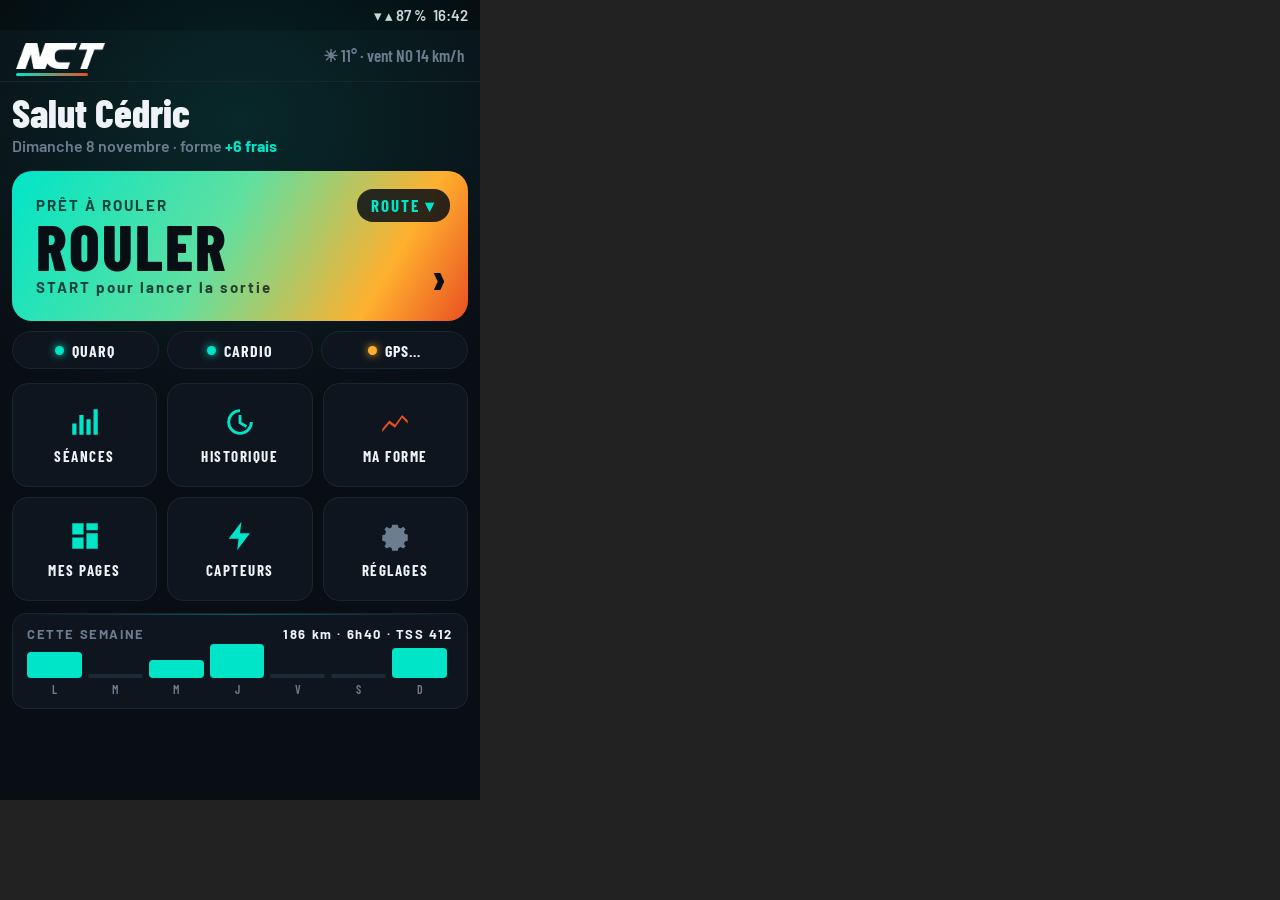
<file: design/concepts.html>
<!doctype html>
<html lang="fr"><head><meta charset="utf-8"><meta name="viewport" content="width=480">
<title>NCT Compteur — concepts</title>
<style>
@font-face{font-family:BC;src:url(fonts/bc-600.woff2);font-weight:600}
@font-face{font-family:BC;src:url(fonts/bc-700.woff2);font-weight:700}
@font-face{font-family:BC;src:url(fonts/bc-800.woff2);font-weight:800}
@font-face{font-family:B;src:url(fonts/b-600.woff2);font-weight:600}
@font-face{font-family:B;src:url(fonts/b-700.woff2);font-weight:700}
:root{--bg:#090e14;--tile:#0e151e;--line:#1a2532;--mute:#6c7d90;--txt:#eef3f7;--cyan:#00e5c8;--orange:#e85022;--amber:#ffb02e;--dim:#3d4d5f}
*{box-sizing:border-box;margin:0;padding:0}
body{background:#222;font-family:B;color:var(--txt)}
.scr{position:relative;width:480px;height:800px;background:var(--bg);overflow:hidden;display:none;flex-direction:column}
.scr.on{display:flex}
.scr:before{content:"";position:absolute;left:-120px;top:-180px;width:720px;height:600px;background:radial-gradient(closest-side,rgba(0,229,200,.12),transparent);pointer-events:none}
.sb{height:30px;flex:none;display:flex;justify-content:flex-end;align-items:center;padding:0 12px;font-size:15px;color:#cfd8e0;background:#05080c}
.hd{position:relative;height:52px;flex:none;display:flex;align-items:center;justify-content:space-between;padding:0 16px;border-bottom:1px solid var(--line)}
.hd img{height:26px}.hd .br{position:absolute;left:16px;bottom:5px;width:72px;height:3px;border-radius:2px;background:linear-gradient(90deg,var(--cyan),var(--orange))}
.hd .t{font-family:BC;font-weight:700;font-size:20px;letter-spacing:4px}
.hd .r{font-family:BC;font-weight:600;font-size:17px;color:var(--mute)}
.ft{height:64px;flex:none;display:flex;align-items:center;justify-content:space-between;padding:0 16px;border-top:1px solid var(--line)}
.pill{display:flex;align-items:center;height:34px;border-radius:17px;padding:0 14px;font-family:BC;font-weight:700;font-size:18px;letter-spacing:2px;border:2px solid var(--orange)}
.pill i{width:12px;height:12px;border-radius:6px;background:var(--orange);margin-right:8px}
.el{font-family:BC;font-weight:700;font-size:38px}.ck{font-family:BC;font-weight:600;font-size:22px;color:var(--mute)}
.body{flex:1;padding:10px 12px 12px;display:flex;flex-direction:column;position:relative}
.tile{position:relative;background:var(--tile);border:1px solid var(--line);border-radius:14px;padding:12px 14px;overflow:hidden}
.tile:before{content:"";position:absolute;left:14px;right:14px;top:0;height:1px;background:linear-gradient(90deg,transparent,rgba(0,229,200,.35),transparent)}
.lab{font-weight:700;font-size:13px;letter-spacing:1.6px;color:var(--mute)}
.lab em{font-style:normal;color:var(--dim);margin-left:6px}
.big{font-family:BC;font-weight:700;line-height:1;letter-spacing:-1px}
.u{font-family:BC;font-weight:600;font-size:18px;color:var(--mute);margin-left:5px;letter-spacing:1px}
.row{display:flex}.g{margin-right:10px}.mb{margin-bottom:10px}
.tag{font-size:11px;letter-spacing:1.5px;color:var(--bg);background:var(--orange);padding:3px 8px;border-radius:10px;font-weight:700}

/* accueil */
.hello{font-family:BC;font-weight:800;font-size:40px;line-height:1}
.date{font-weight:600;font-size:16px;color:var(--mute);margin-top:4px}
.go{position:relative;height:150px;border-radius:20px;background:linear-gradient(120deg,#00e5c8 0%,#5fe0a0 45%,#ffb02e 80%,#e85022 100%);color:var(--bg);display:flex;flex-direction:column;justify-content:center;padding:0 24px;margin:16px 0 10px;overflow:hidden}
.go b{font-family:BC;font-weight:800;font-size:64px;letter-spacing:2px;line-height:1}
.go span{font-weight:700;font-size:15px;letter-spacing:2px;opacity:.75}
.go .prof{position:absolute;right:18px;top:18px;background:rgba(9,14,20,.85);color:var(--cyan);font-family:BC;font-weight:700;font-size:17px;letter-spacing:2px;padding:6px 14px;border-radius:16px}
.go .arrow{position:absolute;right:22px;bottom:16px;font-family:BC;font-weight:800;font-size:48px}
.chips{display:flex;margin-bottom:14px}
.chip{flex:1;display:flex;align-items:center;justify-content:center;height:38px;border-radius:19px;border:1px solid var(--line);background:var(--tile);font-family:BC;font-weight:700;font-size:16px;letter-spacing:1px;margin-right:8px}
.chip:last-child{margin-right:0}.chip i{width:9px;height:9px;border-radius:5px;background:var(--cyan);margin-right:8px;box-shadow:0 0 8px var(--cyan)}
.chip.w i{background:var(--amber);box-shadow:0 0 8px var(--amber)}
.grid{display:grid;grid-template-columns:1fr 1fr 1fr;grid-gap:10px;margin-bottom:12px}
.app{height:104px;border-radius:16px;background:var(--tile);border:1px solid var(--line);display:flex;flex-direction:column;align-items:center;justify-content:center}
.app svg{width:34px;height:34px;margin-bottom:8px}
.app span{font-family:BC;font-weight:700;font-size:15px;letter-spacing:1.5px}
.week{display:flex;align-items:flex-end;height:46px;margin-top:8px}
.week div{flex:1;margin-right:6px;text-align:center;font-family:BC;font-weight:600;font-size:12px;color:var(--mute)}
.week i{display:block;border-radius:4px;background:#1c2a38;margin-bottom:4px}
.week i.on{background:var(--cyan)}
</style></head><body>

<!-- 1. ACCUEIL -->
<div class="scr" id="s1">
  <div class="sb">▾ ▴ 87 %&nbsp;&nbsp;16:42</div>
  <div class="hd"><img src="logo-nct.png"><i class="br"></i><div class="r">☀ 11° · vent NO 14 km/h</div></div>
  <div class="body">
    <div class="hello">Salut Cédric</div>
    <div class="date">Dimanche 8 novembre · forme <b style="color:var(--cyan)">+6 frais</b></div>
    <div class="go"><div class="prof">ROUTE ▾</div><span>PRÊT À ROULER</span><b>ROULER</b><span>START pour lancer la sortie</span><div class="arrow">›</div></div>
    <div class="chips"><div class="chip"><i></i>QUARQ</div><div class="chip"><i></i>CARDIO</div><div class="chip w"><i></i>GPS…</div></div>
    <div class="grid">
      <div class="app"><svg viewBox="0 0 24 24" fill="#00e5c8"><path d="M3 13h3v8H3zm5-6h3v14H8zm5 3h3v11h-3zm5-7h3v18h-3z"/></svg><span>SÉANCES</span></div>
      <div class="app"><svg viewBox="0 0 24 24" fill="#00e5c8"><path d="M12 3a9 9 0 1 0 9 9h-2a7 7 0 1 1-7-7V3zm1 4h-2v6l5 3 1-1.7-4-2.3z"/></svg><span>HISTORIQUE</span></div>
      <div class="app"><svg viewBox="0 0 24 24" fill="#e85022"><path d="M3 17l5-6 4 3 5-7 4 4v2l-4-4-5 7-4-3-5 6z"/></svg><span>MA FORME</span></div>
      <div class="app"><svg viewBox="0 0 24 24" fill="#00e5c8"><path d="M3 3h8v8H3zm10 0h8v5h-8zM3 13h8v8H3zm10-3h8v11h-8z"/></svg><span>MES PAGES</span></div>
      <div class="app"><svg viewBox="0 0 24 24" fill="#00e5c8"><path d="M13 2 4 14h7l-1 8 9-12h-7z"/></svg><span>CAPTEURS</span></div>
      <div class="app"><svg viewBox="0 0 24 24" fill="#6c7d90"><path d="M12 8a4 4 0 1 0 0 8 4 4 0 0 0 0-8zm9 3-2-.4-.7-1.7 1.2-1.7-1.7-1.7-1.7 1.2L14.4 6 14 4h-4l-.4 2-1.7.7-1.7-1.2-1.7 1.7 1.2 1.7L5 11l-2 .4v4l2 .4.7 1.7-1.2 1.7 1.7 1.7 1.7-1.2 1.7.7.4 2h4l.4-2 1.7-.7 1.7 1.2 1.7-1.7-1.2-1.7.7-1.7 2-.4z"/></svg><span>RÉGLAGES</span></div>
    </div>
    <div class="tile">
      <div class="row" style="justify-content:space-between"><div class="lab">CETTE SEMAINE</div><div class="lab" style="color:var(--txt)">186 km · 6h40 · TSS 412</div></div>
      <div class="week">
        <div><i style="height:26px" class="on"></i>L</div><div><i style="height:4px"></i>M</div><div><i style="height:18px" class="on"></i>M</div><div><i style="height:34px" class="on"></i>J</div><div><i style="height:4px"></i>V</div><div><i style="height:4px"></i>S</div><div><i style="height:30px" class="on"></i>D</div>
      </div>
    </div>
  </div>
</div>

<!-- 2. COCKPIT GRAPHIQUE -->
<div class="scr" id="s2">
  <div class="sb">▾ ▴ 84 %&nbsp;&nbsp;10:21</div>
  <div class="hd"><img src="logo-nct.png"><i class="br"></i><div class="t">GRAPH</div><div class="r">⚡ ♥ ⌖ 84%</div></div>
  <div class="body">
    <div class="tile mb" style="height:300px">
      <div class="row" style="justify-content:space-between"><div class="lab">PUISSANCE <em>2 DERNIÈRES MIN</em></div><div class="lab" style="color:#ffb02e">Z5 · PMA</div></div>
      <div class="row" style="align-items:baseline;margin-top:4px"><div class="big" style="font-size:72px">312</div><div class="u">W</div><div style="margin-left:auto;text-align:right"><div class="big" style="font-size:30px;color:var(--mute)">4.3<span class="u">W/KG</span></div></div></div>
      <svg id="pbars" width="430" height="150" style="margin-top:8px"></svg>
    </div>
    <div class="tile mb" style="height:170px">
      <div class="row" style="justify-content:space-between"><div class="lab">FRÉQ. CARDIAQUE <em>10 MIN</em></div><div class="row" style="align-items:baseline"><div class="big" style="font-size:40px;color:#ff6b3d">171</div><div class="u">BPM</div></div></div>
      <svg id="hrline" width="430" height="106" style="margin-top:4px"></svg>
    </div>
    <div class="row" style="flex:1">
      <div class="tile g" style="flex:1;display:flex;align-items:center">
        <svg id="donut" width="120" height="120"></svg>
        <div style="margin-left:12px"><div class="lab">ZONES</div><div class="big" style="font-size:34px;margin-top:4px">38<span class="u">% Z4+</span></div><div style="font-family:BC;font-weight:600;color:var(--mute);font-size:16px;margin-top:4px">sur 1h12</div></div>
      </div>
      <div class="tile" style="width:150px;display:flex;flex-direction:column;align-items:center;justify-content:center">
        <svg id="cad" width="110" height="110"></svg>
      </div>
    </div>
  </div>
  <div class="ft"><div class="pill"><i></i>REC</div><div class="el">1:12:08</div><div class="ck">10:21</div></div>
</div>

<!-- 3. SÉANCE STRUCTURÉE -->
<div class="scr" id="s3">
  <div class="sb">▾ ▴ 79 %&nbsp;&nbsp;18:34</div>
  <div class="hd"><img src="logo-nct.png"><i class="br"></i><div class="t">SÉANCE</div><div class="r">5×3' PMA</div></div>
  <div class="body">
    <div class="tile mb" style="height:118px">
      <div class="row" style="justify-content:space-between"><div class="lab">PROGRESSION</div><div class="lab" style="color:var(--txt)">23:40 / 52:00</div></div>
      <svg id="wkt" width="430" height="74" style="margin-top:6px"></svg>
    </div>
    <div class="tile mb" style="text-align:center;padding-top:16px;height:226px;background:linear-gradient(160deg,rgba(255,176,46,.16),rgba(14,21,30,1) 60%)">
      <div class="lab" style="color:var(--amber)">INTERVALLE 3 / 5 · PMA</div>
      <div class="big" style="font-size:132px;letter-spacing:-3px;margin-top:6px">1:42</div>
      <div style="height:10px;background:#1a2532;border-radius:5px;margin:8px 20px 0;overflow:hidden"><div style="width:43%;height:100%;background:var(--amber);border-radius:5px"></div></div>
    </div>
    <div class="tile mb" style="height:168px">
      <div class="row" style="justify-content:space-between"><div class="lab">CIBLE <em>290 – 315 W</em></div><div class="lab" style="color:var(--cyan)">● DANS LA CIBLE</div></div>
      <div class="row" style="align-items:baseline;justify-content:center;margin-top:2px"><div class="big" style="font-size:76px;color:var(--cyan)">304</div><div class="u">W</div></div>
      <svg id="target" width="430" height="44"></svg>
    </div>
    <div class="row" style="flex:1">
      <div class="tile g" style="flex:1"><div class="lab">FC</div><div class="row" style="align-items:baseline;margin-top:6px"><div class="big" style="font-size:52px">168</div><div class="u">BPM</div></div></div>
      <div class="tile" style="flex:1.4"><div class="lab">ENSUITE</div><div style="font-family:BC;font-weight:700;font-size:26px;margin-top:8px">Récup 3:00</div><div style="font-family:BC;font-weight:600;font-size:18px;color:var(--mute)">à 140 W · Z1</div></div>
    </div>
  </div>
  <div class="ft"><div class="pill"><i></i>REC</div><div class="el">0:23:40</div><div class="ck">18:34</div></div>
</div>

<!-- 4. CARBURANT -->
<div class="scr" id="s4">
  <div class="sb">▾ ▴ 71 %&nbsp;&nbsp;11:47</div>
  <div class="hd"><img src="logo-nct.png"><i class="br"></i><div class="t">CARBURANT</div><div class="r">⚡ ♥ ⌖ 71%</div></div>
  <div class="body">
    <div class="tile mb" style="height:300px;display:flex;flex-direction:column;align-items:center">
      <div class="row" style="width:100%;justify-content:space-between"><div class="lab">PROCHAIN GEL</div><span class="tag">EXCLU NCT</span></div>
      <svg id="gel" width="230" height="230" style="margin-top:6px"></svg>
    </div>
    <div class="row mb" style="height:150px">
      <div class="tile g" style="flex:1"><div class="lab">GLUCIDES BRÛLÉS</div><div class="row" style="align-items:baseline;margin-top:10px"><div class="big" style="font-size:60px">186</div><div class="u">G</div></div><div style="font-family:BC;font-weight:600;font-size:17px;color:var(--mute)">≈ 74 g/h</div></div>
      <div class="tile" style="flex:1"><div class="lab">CONSOMMÉ</div><div class="row" style="align-items:baseline;margin-top:10px"><div class="big" style="font-size:60px">120</div><div class="u">G</div></div><div style="font-family:BC;font-weight:600;font-size:17px;color:var(--amber)">déficit 66 g</div></div>
    </div>
    <div class="tile mb" style="height:110px">
      <div class="lab">HYDRATATION <em>1 BIDON / H</em></div>
      <div class="row" style="margin-top:14px">
        <svg width="40" height="56" viewBox="0 0 40 56"><rect x="6" y="8" width="28" height="46" rx="8" fill="#00e5c8"/><rect x="13" y="0" width="14" height="10" rx="3" fill="#3d4d5f"/></svg>
        <svg width="40" height="56" viewBox="0 0 40 56" style="margin-left:10px"><rect x="6" y="8" width="28" height="46" rx="8" fill="#00e5c8"/><rect x="13" y="0" width="14" height="10" rx="3" fill="#3d4d5f"/></svg>
        <svg width="40" height="56" viewBox="0 0 40 56" style="margin-left:10px"><rect x="6" y="8" width="28" height="46" rx="8" fill="#1a2532"/><rect x="6" y="30" width="28" height="24" rx="8" fill="#00e5c8"/><rect x="13" y="0" width="14" height="10" rx="3" fill="#3d4d5f"/></svg>
        <div style="margin-left:auto;text-align:right"><div class="big" style="font-size:40px">2.5</div><div class="u" style="margin:0">BIDONS</div></div>
      </div>
    </div>
    <div class="tile" style="flex:1"><div class="lab">DÉPENSE</div><div class="row" style="align-items:baseline;margin-top:6px"><div class="big" style="font-size:44px">1 284</div><div class="u">KCAL</div><div style="margin-left:auto;font-family:BC;font-weight:600;font-size:18px;color:var(--mute)">≈ 2,5 croissants 🥐</div></div></div>
  </div>
  <div class="ft"><div class="pill"><i></i>REC</div><div class="el">2:31:40</div><div class="ck">11:47</div></div>
</div>

<!-- 5. MA FORME / RECORDS -->
<div class="scr" id="s5">
  <div class="sb">▾ ▴ 92 %&nbsp;&nbsp;20:05</div>
  <div class="hd"><img src="logo-nct.png"><i class="br"></i><div class="t">MA FORME</div><div class="r">‹ ACCUEIL</div></div>
  <div class="body">
    <div class="tile mb" style="height:250px">
      <div class="row" style="justify-content:space-between"><div class="lab">COURBE DE PUISSANCE</div><div class="lab"><span style="color:var(--cyan)">━ AUJOURD'HUI</span>&nbsp;&nbsp;<span style="color:#3d4d5f">━ RECORD 90 J</span></div></div>
      <svg id="pcurve" width="430" height="200" style="margin-top:6px"></svg>
    </div>
    <div class="tile mb" style="height:118px;border-color:var(--orange);background:linear-gradient(120deg,rgba(232,80,34,.22),rgba(14,21,30,1) 70%)">
      <div class="lab" style="color:var(--orange)">🏆 NOUVEAU RECORD</div>
      <div class="row" style="align-items:baseline;margin-top:6px"><div class="big" style="font-size:58px">342</div><div class="u">W SUR 5 MIN</div><div style="margin-left:auto;font-family:BC;font-weight:700;font-size:22px;color:var(--cyan)">+11 W</div></div>
    </div>
    <div class="tile" style="flex:1">
      <div class="row" style="justify-content:space-between"><div class="lab">FORME · FATIGUE · FRAÎCHEUR</div><div class="lab" style="color:var(--cyan)">+6 FRAIS</div></div>
      <svg id="pmc" width="430" height="150" style="margin-top:8px"></svg>
      <div class="row" style="justify-content:space-around;margin-top:4px;font-family:BC;font-weight:700;font-size:18px"><span style="color:var(--cyan)">CTL 68</span><span style="color:var(--orange)">ATL 62</span><span style="color:var(--amber)">TSB +6</span></div>
    </div>
  </div>
</div>


<!-- 6. VENT -->
<div class="scr" id="s6">
  <div class="sb">▾ ▴ 81 %&nbsp;&nbsp;10:52</div>
  <div class="hd"><img src="logo-nct.png"><i class="br"></i><div class="t">VENT</div><div class="r">⚡ ♥ ⌖ 81%</div></div>
  <div class="body">
    <div class="tile mb" style="height:300px;display:flex;flex-direction:column;align-items:center;background:linear-gradient(180deg,rgba(232,80,34,.18),rgba(14,21,30,1) 55%)">
      <div class="row" style="width:100%;justify-content:space-between"><div class="lab">VENT RELATIF</div><span class="tag">EXCLU NCT</span></div>
      <svg id="compass" width="270" height="270" style="margin-top:-8px"></svg>
    </div>
    <div class="row mb" style="height:132px">
      <div class="tile g" style="flex:1"><div class="lab">DE FACE</div><div class="row" style="align-items:baseline;margin-top:8px"><div class="big" style="font-size:58px;color:#e85022">17</div><div class="u">KM/H</div></div><div style="font-family:BC;font-weight:600;font-size:16px;color:var(--mute)">latéral 6 · rafales 31</div></div>
      <div class="tile" style="flex:1"><div class="lab">LE VENT TE COÛTE</div><div class="row" style="align-items:baseline;margin-top:8px"><div class="big" style="font-size:58px;color:#ffb02e">+42</div><div class="u">W</div></div><div style="font-family:BC;font-weight:600;font-size:16px;color:var(--mute)">≈ −4,1 km/h à effort égal</div></div>
    </div>
    <div class="tile mb" style="height:88px;display:flex;align-items:center">
      <svg width="64" height="64" viewBox="0 0 64 64"><circle cx="32" cy="32" r="29" fill="#0b2a27" stroke="#00e5c8" stroke-width="2"/><path d="M32 12 44 44 32 37 20 44z" fill="#00e5c8" transform="rotate(200 32 32)"/></svg>
      <div style="margin-left:14px"><div class="lab">RETOUR MAISON · 23 KM</div><div style="font-family:BC;font-weight:700;font-size:26px;color:var(--cyan);margin-top:4px">Vent dans le dos ¾ · +3 km/h</div></div>
    </div>
    <div class="tile" style="flex:1;display:flex;flex-direction:column;justify-content:center">
      <div class="row" style="justify-content:space-between"><div class="lab">PRÉVISION</div><div style="font-family:BC;font-weight:600;font-size:16px;color:var(--mute)">NO 22 km/h · maj il y a 8 min</div></div>
      <div class="row" style="justify-content:space-between;margin-top:8px"><div class="lab">MESURÉ PAR LA PUISSANCE</div><div style="font-family:BC;font-weight:700;font-size:16px;color:var(--txt)">≈ 15 km/h de face</div></div>
    </div>
  </div>
  <div class="ft"><div class="pill"><i></i>REC</div><div class="el">1:04:22</div><div class="ck">10:52</div></div>
</div>
<script>
var ZC=['#5f7a94','#00e5c8','#9be36a','#ffd23e','#ffb02e','#ff7a2e','#e85022'];
function zone(p){var r=p/250,m=[.55,.75,.9,1.05,1.2,1.5];for(var i=0;i<6;i++)if(r<m[i])return i;return 6}
function el(id,h){document.getElementById(id).innerHTML=h}
var s=Math.sin;
// barres de puissance
(function(){var h='',n=60,w=430/n;for(var i=0;i<n;i++){var p=i<20?180+25*s(i/2):i<38?300+20*s(i):i<45?150:i<52?330+30*s(i):290+20*s(i*1.3);var bh=p/450*150;h+='<rect x="'+(i*w+1).toFixed(1)+'" y="'+(150-bh).toFixed(1)+'" width="'+(w-2).toFixed(1)+'" height="'+bh.toFixed(1)+'" rx="2" fill="'+ZC[zone(p)]+'"/>'}
var fy=150-250/450*150;h+='<line x1="0" x2="430" y1="'+fy+'" y2="'+fy+'" stroke="#eef3f7" stroke-dasharray="4 5" opacity=".5"/><text x="4" y="'+(fy-5)+'" fill="#6c7d90" font-family="BC" font-weight="700" font-size="13">FTP 250</text>';el('pbars',h)})();
// FC
(function(){var bands=[[0,'#1a2532'],[.6,'#15222c']],h='';var zs=[[145,'rgba(0,229,200,.07)'],[160,'rgba(255,210,62,.08)'],[172,'rgba(255,122,46,.10)'],[190,'rgba(232,80,34,.12)']],lo=110,hi=190;var prev=lo;zs.forEach(function(z){var y1=106-(z[0]-lo)/(hi-lo)*106,y0=106-(prev-lo)/(hi-lo)*106;h+='<rect x="0" y="'+y1+'" width="430" height="'+(y0-y1)+'" fill="'+z[1]+'"/>';prev=z[0]});var d='';for(var i=0;i<=100;i++){var v=135+30*(i/100)+8*s(i/5)+4*s(i*1.7);d+=(i?'L':'M')+(i*4.3).toFixed(1)+' '+(106-(v-lo)/(hi-lo)*106).toFixed(1)}h+='<path d="'+d+'" fill="none" stroke="#ff6b3d" stroke-width="3" stroke-linejoin="round"/><circle cx="430" cy="'+(106-(171-lo)/(hi-lo)*106)+'" r="6" fill="#fff" stroke="#ff6b3d" stroke-width="3"/>';el('hrline',h)})();
// donut zones
(function(){var v=[5,22,35,18,10,7,3],t=0,h='',R=48,C=2*Math.PI*R;v.forEach(function(x){var l=x/100*C;h+='<circle cx="60" cy="60" r="'+R+'" fill="none" stroke="'+ZC[v.indexOf(x)]+'" stroke-width="18" stroke-dasharray="'+(l-2)+' '+(C-l+2)+'" stroke-dashoffset="'+(-t)+'" transform="rotate(-90 60 60)"/>';t+=l});el('donut',h)})();
// cadence jauge
el('cad','<circle cx="55" cy="55" r="44" fill="none" stroke="#151f2b" stroke-width="12" stroke-dasharray="207 300" transform="rotate(135 55 55)" stroke-linecap="round"/><circle cx="55" cy="55" r="44" fill="none" stroke="#00e5c8" stroke-width="12" stroke-dasharray="150 300" transform="rotate(135 55 55)" stroke-linecap="round"/><text x="55" y="62" text-anchor="middle" fill="#eef3f7" font-family="BC" font-weight="700" font-size="36">92</text><text x="55" y="84" text-anchor="middle" fill="#6c7d90" font-family="BC" font-weight="600" font-size="13">RPM</text><text x="55" y="106" text-anchor="middle" fill="#6c7d90" font-family="B" font-weight="700" font-size="11" letter-spacing="1.5">CADENCE</text>');
// séance timeline
(function(){var blocks=[[600,.6],[180,1.15],[180,.55],[180,1.15],[180,.55],[180,1.15],[180,.55],[180,1.15],[180,.55],[180,1.15],[480,.5]],tot=0,h='',x=0;blocks.forEach(function(b){tot+=b[0]});blocks.forEach(function(b){var w=b[0]/tot*430,hh=b[1]/1.3*70;h+='<rect x="'+(x+1).toFixed(1)+'" y="'+(74-hh).toFixed(1)+'" width="'+(w-2).toFixed(1)+'" height="'+hh.toFixed(1)+'" rx="3" fill="'+ZC[zone(b[1]*250)]+'" opacity="'+(x<430*1420/3120?1:.35)+'"/>';x+=w});var cx=430*1420/3120;h+='<line x1="'+cx+'" x2="'+cx+'" y1="0" y2="74" stroke="#fff" stroke-width="3"/><circle cx="'+cx+'" cy="4" r="5" fill="#fff"/>';el('wkt',h)})();
// cible
el('target','<rect x="0" y="16" width="430" height="14" rx="7" fill="#151f2b"/><rect x="150" y="10" width="130" height="26" rx="8" fill="rgba(0,229,200,.25)" stroke="#00e5c8" stroke-width="2"/><circle cx="222" cy="23" r="11" fill="#fff" stroke="#090e14" stroke-width="4"/><text x="150" y="44" fill="#6c7d90" font-family="BC" font-weight="600" font-size="12" text-anchor="middle">290</text><text x="280" y="44" fill="#6c7d90" font-family="BC" font-weight="600" font-size="12" text-anchor="middle">315</text>');
// anneau gel
(function(){var R=95,C=2*Math.PI*R,k=.68;el('gel','<circle cx="115" cy="115" r="'+R+'" fill="none" stroke="#151f2b" stroke-width="20"/><circle cx="115" cy="115" r="'+R+'" fill="none" stroke="url(#gg)" stroke-width="20" stroke-linecap="round" stroke-dasharray="'+(C*k)+' '+C+'" transform="rotate(-90 115 115)"/><defs><linearGradient id="gg"><stop offset="0" stop-color="#00e5c8"/><stop offset="1" stop-color="#ffb02e"/></linearGradient></defs><text x="115" y="128" text-anchor="middle" fill="#eef3f7" font-family="BC" font-weight="800" font-size="72">8:20</text><text x="115" y="160" text-anchor="middle" fill="#6c7d90" font-family="BC" font-weight="600" font-size="17" letter-spacing="2">GEL N°4 · 25 G</text>')})();
// courbe de puissance
(function(){var xs=[1,5,15,30,60,120,300,600,1200,3600],rec=[980,850,640,520,420,360,331,300,282,248],tod=[870,800,600,500,405,352,342,292,270,231];function X(t){return Math.log(t)/Math.log(3600)*420+5}function Y(p){return 190-p/1000*180}var a='',b='',h='';xs.forEach(function(t,i){a+=(i?'L':'M')+X(t)+' '+Y(rec[i]);b+=(i?'L':'M')+X(t)+' '+Y(tod[i])});['5S','1MIN','5MIN','20MIN','1H'].forEach(function(l,i){var t=[5,60,300,1200,3600][i];h+='<text x="'+X(t)+'" y="200" fill="#3d4d5f" font-family="BC" font-weight="600" font-size="12" text-anchor="middle">'+l+'</text>'});h+='<path d="'+a+'" fill="none" stroke="#3d4d5f" stroke-width="3"/><path d="'+b+' L425 190 L5 190Z" fill="rgba(0,229,200,.12)"/><path d="'+b+'" fill="none" stroke="#00e5c8" stroke-width="3"/><circle cx="'+X(300)+'" cy="'+Y(342)+'" r="8" fill="#e85022" stroke="#fff" stroke-width="3"/>';el('pcurve',h)})();
// PMC
(function(){var c='',a='',t='',h='';for(var i=0;i<=60;i++){var x=i*7.1;var ctl=40+i*.45+3*s(i/9),atl=ctl+12*s(i/3.5),tsb=ctl-atl;c+=(i?'L':'M')+x+' '+(140-ctl*1.6);a+=(i?'L':'M')+x+' '+(140-atl*1.6);h+='<rect x="'+(x-2)+'" y="'+(tsb>0?100-tsb*2:100)+'" width="4" height="'+Math.abs(tsb*2)+'" fill="'+(tsb>0?'rgba(255,176,46,.6)':'rgba(255,176,46,.25)')+'"/>'}el('pmc',h+'<path d="'+a+'" fill="none" stroke="#e85022" stroke-width="2" opacity=".8"/><path d="'+c+'" fill="none" stroke="#00e5c8" stroke-width="3"/>')})();

// boussole vent relatif
(function(){var h='',cx=135,cy=135,R=118;h+='<circle cx="'+cx+'" cy="'+cy+'" r="'+R+'" fill="none" stroke="#1a2532" stroke-width="2"/>';
// secteurs face / côté / dos
function arc(a0,a1,col){var r=R-12,p=function(a){a=(a-90)*Math.PI/180;return [cx+r*Math.cos(a),cy+r*Math.sin(a)]},s=p(a0),e=p(a1);return '<path d="M'+s[0]+' '+s[1]+' A'+r+' '+r+' 0 0 1 '+e[0]+' '+e[1]+'" fill="none" stroke="'+col+'" stroke-width="14" stroke-linecap="butt"/>'}
h+=arc(-45,45,'rgba(232,80,34,.85)')+arc(45,135,'rgba(255,176,46,.45)')+arc(225,315,'rgba(255,176,46,.45)')+arc(135,225,'rgba(0,229,200,.8)');

// vélo (toujours vers le haut)
h+='<path d="M135 92 L152 150 L135 140 L118 150 Z" fill="#eef3f7"/>';
// flèche vent venant d'avant-gauche (-20°), pointant vers le cycliste
var wa=-20,rad=(wa-90)*Math.PI/180,x1=cx+(R+2)*Math.cos(rad),y1=cy+(R+2)*Math.sin(rad),x2=cx+60*Math.cos(rad),y2=cy+60*Math.sin(rad);
h+='<defs><marker id="ah" markerWidth="6" markerHeight="6" refX="3" refY="3" orient="auto"><path d="M0 0 6 3 0 6z" fill="#e85022"/></marker></defs><line x1="'+x1+'" y1="'+y1+'" x2="'+x2+'" y2="'+y2+'" stroke="#e85022" stroke-width="9" stroke-linecap="round" marker-end="url(#ah)"/>';
h+='<text x="135" y="188" fill="#e85022" font-family="BC" font-weight="800" font-size="30" text-anchor="middle" letter-spacing="1">DE FACE</text><text x="135" y="212" fill="#eef3f7" font-family="BC" font-weight="700" font-size="20" text-anchor="middle">22 km/h · NO</text>';
el('compass',h)})();
var q=(location.search.match(/s=(\d)/)||[0,1])[1];document.getElementById('s'+q).classList.add('on');
</script>
</body></html>
</file>
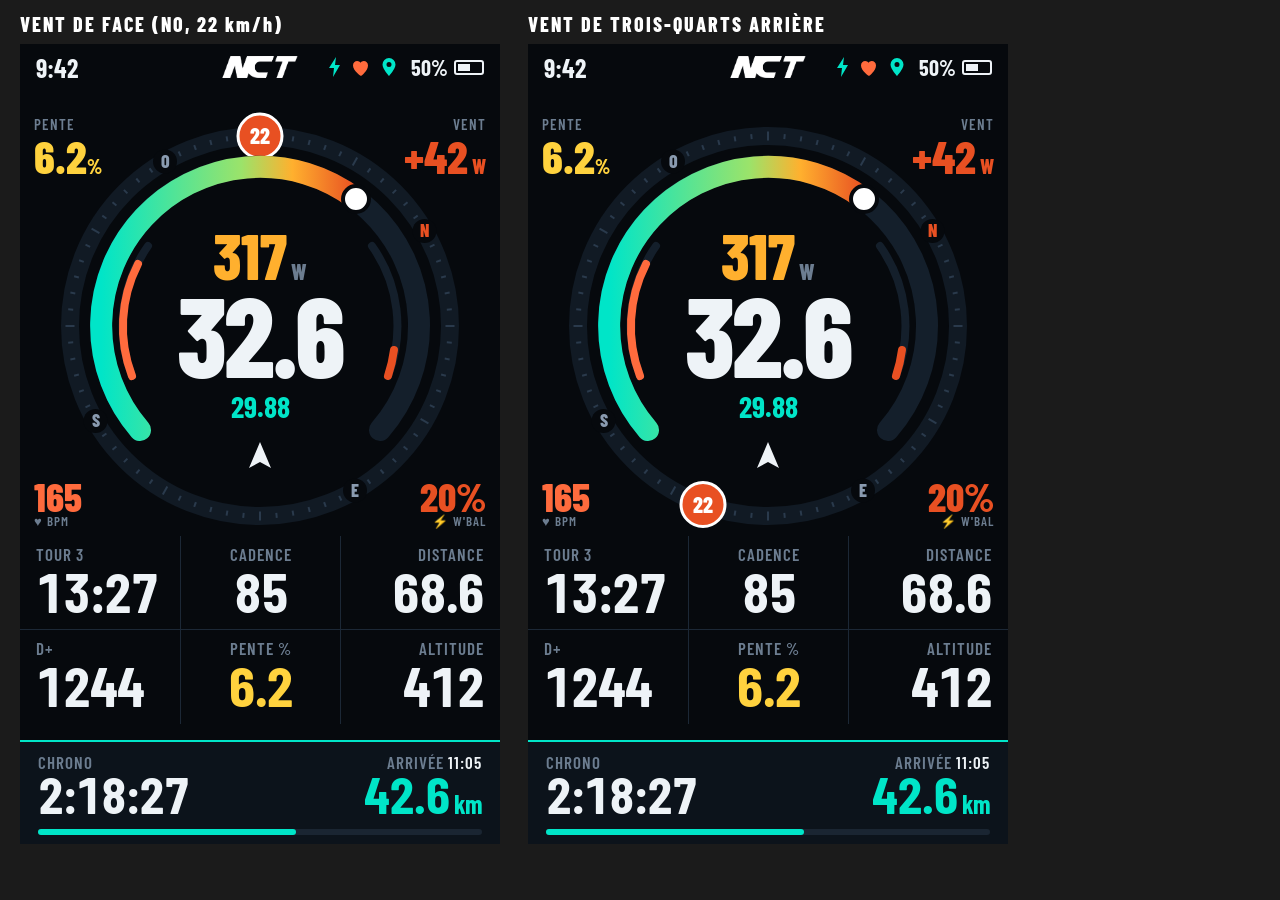
<file: design/live-final-coins.html>
<!doctype html><html lang="fr"><head><meta charset="utf-8"><title>Cockpit NCT</title><style>
@font-face{font-family:BC;src:url(fonts/bc-500.woff2);font-weight:500}
@font-face{font-family:BC;src:url(fonts/bc-600.woff2);font-weight:600}
@font-face{font-family:BC;src:url(fonts/bc-700.woff2);font-weight:700}
@font-face{font-family:BC;src:url(fonts/bc-800.woff2);font-weight:800}
@font-face{font-family:B;src:url(fonts/b-600.woff2);font-weight:600}
@font-face{font-family:B;src:url(fonts/b-700.woff2);font-weight:700}
:root{--bg:#06090d;--mute:#6c7d90;--txt:#eef3f7;--cyan:#00e5c8;--orange:#e85022;--amber:#ffb02e;--hair:#1c2836}
*{margin:0;padding:0;box-sizing:border-box}
body{background:#1b1b1b;display:flex;gap:28px;padding:44px 20px 20px;font-family:B}
.w{position:relative}
.cap{position:absolute;left:0;top:-32px;font-family:BC;font-weight:800;color:#fff;font-size:20px;letter-spacing:2px}
.s{position:relative;width:480px;height:800px;background:var(--bg);color:var(--txt);overflow:hidden;display:flex;flex-direction:column}
.hd{height:44px;flex:none;display:flex;align-items:center;justify-content:space-between;padding:0 16px}
.hd .tm{font-family:BC;font-weight:700;font-size:26px}
.hd img{height:22px}
.hd .bt{font-family:BC;font-weight:700;font-size:22px;display:flex;align-items:center}
.hd .bt i{display:inline-block;width:30px;height:15px;border:2px solid var(--txt);border-radius:3px;margin-left:6px;position:relative}
.hd .bt i:after{content:"";position:absolute;left:2px;top:2px;bottom:2px;width:12px;background:var(--txt)}
.dots{height:16px;flex:none;display:flex;justify-content:center;align-items:center}
.dots i{width:22px;height:4px;border-radius:2px;background:#202c3a;margin:0 3px}.dots i.on{background:var(--cyan);width:34px}
.grid{flex:none;display:grid;grid-template-columns:1fr 1fr 1fr}
.c{height:94px;padding:8px 16px 0;position:relative}
.c+.c{border-left:1px solid var(--hair)}
.c:nth-child(4){border-left:none}
.c:nth-child(-n+3){border-bottom:1px solid var(--hair)}
.lab{font-family:BC;font-weight:600;font-size:17px;letter-spacing:1px;color:var(--mute)}
.lab b{color:var(--txt);font-weight:600}
.num{font-family:BC;font-weight:700;line-height:.9;letter-spacing:-1px;font-variant-numeric:tabular-nums}
.c .num{font-size:56px;margin-top:2px}
.c .tr{position:absolute;right:14px;top:10px;font-family:BC;font-weight:700;font-size:15px}
.band{flex:none;height:104px;position:relative;background:#0c131b;border-top:2px solid var(--cyan);padding:10px 18px 0;display:flex;justify-content:space-between}
.band .num{font-size:52px;margin-top:0;line-height:.84}
.band .pg{position:absolute;left:18px;right:18px;bottom:9px;height:6px;background:#1a2532;border-radius:3px}
.band .pg i{position:absolute;left:0;top:0;bottom:0;width:58%;background:var(--cyan);border-radius:3px}
</style></head><body><div class="w"><div class="cap">VENT DE FACE (NO, 22 km/h)</div>
<div class="s">
  <div class="hd" style="height:46px">
    <span class="tm">9:42</span>
    <img src="logo-nct.png" style="position:absolute;left:50%;transform:translateX(-50%)">
    <span style="display:flex;align-items:center">
      <svg width="78" height="20" viewBox="0 0 78 20"><path d="M9 0 2 11h5l-1 9 7-12H8z" fill="#00e5c8"/><path d="M34 19s-8-5-8-10.5C26 5.6 28 4 30.2 4c1.4 0 2.6.7 3.3 1.8C34.2 4.7 35.4 4 36.8 4 39 4 41 5.6 41 8.5 41 14 34 19 34 19z" fill="#ff6b3d"/><path d="M62 1a6.5 6.5 0 0 0-6.5 6.5C55.5 12 62 19 62 19s6.5-7 6.5-11.5A6.5 6.5 0 0 0 62 1zm0 9a2.5 2.5 0 1 1 0-5 2.5 2.5 0 0 1 0 5z" fill="#00e5c8"/></svg>
      <span class="bt" style="margin-left:6px">50%<i></i></span>
    </span>
  </div>
  <svg width="480" height="440" viewBox="0 0 480 440" style="flex:none">
    <defs><linearGradient id="pwV" x1="0" x2="1"><stop offset="0" stop-color="#00e5c8"/><stop offset=".55" stop-color="#9be36a"/><stop offset=".75" stop-color="#ffb02e"/><stop offset="1" stop-color="#e85022"/></linearGradient></defs>
    <g transform="translate(240 236)">
      <circle r="190" fill="none" stroke="#111a24" stroke-width="18"/>
      <line x1="158.5" y1="-91.5" x2="170.6" y2="-98.5" stroke="#2a3a4c" stroke-width="2"/><line x1="169.9" y1="-79.2" x2="174.5" y2="-81.4" stroke="#2a3a4c" stroke-width="2"/><line x1="176.2" y1="-64.1" x2="180.9" y2="-65.8" stroke="#2a3a4c" stroke-width="2"/><line x1="181.1" y1="-48.5" x2="185.9" y2="-49.8" stroke="#2a3a4c" stroke-width="2"/><line x1="184.7" y1="-32.6" x2="189.6" y2="-33.4" stroke="#2a3a4c" stroke-width="2"/><line x1="186.8" y1="-16.3" x2="191.8" y2="-16.8" stroke="#2a3a4c" stroke-width="2"/><line x1="185.5" y1="0.0" x2="194.5" y2="0.0" stroke="#2a3a4c" stroke-width="2"/><line x1="186.8" y1="16.3" x2="191.8" y2="16.8" stroke="#2a3a4c" stroke-width="2"/><line x1="184.7" y1="32.6" x2="189.6" y2="33.4" stroke="#2a3a4c" stroke-width="2"/><line x1="181.1" y1="48.5" x2="185.9" y2="49.8" stroke="#2a3a4c" stroke-width="2"/><line x1="176.2" y1="64.1" x2="180.9" y2="65.8" stroke="#2a3a4c" stroke-width="2"/><line x1="169.9" y1="79.2" x2="174.5" y2="81.4" stroke="#2a3a4c" stroke-width="2"/><line x1="160.6" y1="92.8" x2="168.4" y2="97.3" stroke="#2a3a4c" stroke-width="2"/><line x1="153.6" y1="107.5" x2="157.7" y2="110.4" stroke="#2a3a4c" stroke-width="2"/><line x1="143.6" y1="120.5" x2="147.5" y2="123.7" stroke="#2a3a4c" stroke-width="2"/><line x1="132.6" y1="132.6" x2="136.1" y2="136.1" stroke="#2a3a4c" stroke-width="2"/><line x1="120.5" y1="143.6" x2="123.7" y2="147.5" stroke="#2a3a4c" stroke-width="2"/><line x1="107.5" y1="153.6" x2="110.4" y2="157.7" stroke="#2a3a4c" stroke-width="2"/><line x1="91.5" y1="158.5" x2="98.5" y2="170.6" stroke="#2a3a4c" stroke-width="2"/><line x1="79.2" y1="169.9" x2="81.4" y2="174.5" stroke="#2a3a4c" stroke-width="2"/><line x1="64.1" y1="176.2" x2="65.8" y2="180.9" stroke="#2a3a4c" stroke-width="2"/><line x1="48.5" y1="181.1" x2="49.8" y2="185.9" stroke="#2a3a4c" stroke-width="2"/><line x1="32.6" y1="184.7" x2="33.4" y2="189.6" stroke="#2a3a4c" stroke-width="2"/><line x1="16.3" y1="186.8" x2="16.8" y2="191.8" stroke="#2a3a4c" stroke-width="2"/><line x1="-0.0" y1="185.5" x2="-0.0" y2="194.5" stroke="#2a3a4c" stroke-width="2"/><line x1="-16.3" y1="186.8" x2="-16.8" y2="191.8" stroke="#2a3a4c" stroke-width="2"/><line x1="-32.6" y1="184.7" x2="-33.4" y2="189.6" stroke="#2a3a4c" stroke-width="2"/><line x1="-48.5" y1="181.1" x2="-49.8" y2="185.9" stroke="#2a3a4c" stroke-width="2"/><line x1="-64.1" y1="176.2" x2="-65.8" y2="180.9" stroke="#2a3a4c" stroke-width="2"/><line x1="-79.2" y1="169.9" x2="-81.4" y2="174.5" stroke="#2a3a4c" stroke-width="2"/><line x1="-92.7" y1="160.6" x2="-97.2" y2="168.4" stroke="#2a3a4c" stroke-width="2"/><line x1="-107.5" y1="153.6" x2="-110.4" y2="157.7" stroke="#2a3a4c" stroke-width="2"/><line x1="-120.5" y1="143.6" x2="-123.7" y2="147.5" stroke="#2a3a4c" stroke-width="2"/><line x1="-132.6" y1="132.6" x2="-136.1" y2="136.1" stroke="#2a3a4c" stroke-width="2"/><line x1="-143.6" y1="120.5" x2="-147.5" y2="123.7" stroke="#2a3a4c" stroke-width="2"/><line x1="-153.6" y1="107.5" x2="-157.7" y2="110.4" stroke="#2a3a4c" stroke-width="2"/><line x1="-158.5" y1="91.5" x2="-170.6" y2="98.5" stroke="#2a3a4c" stroke-width="2"/><line x1="-169.9" y1="79.2" x2="-174.5" y2="81.4" stroke="#2a3a4c" stroke-width="2"/><line x1="-176.2" y1="64.1" x2="-180.9" y2="65.8" stroke="#2a3a4c" stroke-width="2"/><line x1="-181.1" y1="48.5" x2="-185.9" y2="49.8" stroke="#2a3a4c" stroke-width="2"/><line x1="-184.7" y1="32.6" x2="-189.6" y2="33.4" stroke="#2a3a4c" stroke-width="2"/><line x1="-186.8" y1="16.3" x2="-191.8" y2="16.8" stroke="#2a3a4c" stroke-width="2"/><line x1="-185.5" y1="-0.0" x2="-194.5" y2="-0.0" stroke="#2a3a4c" stroke-width="2"/><line x1="-186.8" y1="-16.3" x2="-191.8" y2="-16.8" stroke="#2a3a4c" stroke-width="2"/><line x1="-184.7" y1="-32.6" x2="-189.6" y2="-33.4" stroke="#2a3a4c" stroke-width="2"/><line x1="-181.1" y1="-48.5" x2="-185.9" y2="-49.8" stroke="#2a3a4c" stroke-width="2"/><line x1="-176.2" y1="-64.1" x2="-180.9" y2="-65.8" stroke="#2a3a4c" stroke-width="2"/><line x1="-169.9" y1="-79.2" x2="-174.5" y2="-81.4" stroke="#2a3a4c" stroke-width="2"/><line x1="-160.6" y1="-92.8" x2="-168.4" y2="-97.3" stroke="#2a3a4c" stroke-width="2"/><line x1="-153.6" y1="-107.5" x2="-157.7" y2="-110.4" stroke="#2a3a4c" stroke-width="2"/><line x1="-143.6" y1="-120.5" x2="-147.5" y2="-123.7" stroke="#2a3a4c" stroke-width="2"/><line x1="-132.6" y1="-132.6" x2="-136.1" y2="-136.1" stroke="#2a3a4c" stroke-width="2"/><line x1="-120.5" y1="-143.6" x2="-123.7" y2="-147.5" stroke="#2a3a4c" stroke-width="2"/><line x1="-107.5" y1="-153.6" x2="-110.4" y2="-157.7" stroke="#2a3a4c" stroke-width="2"/><line x1="-91.5" y1="-158.5" x2="-98.5" y2="-170.6" stroke="#2a3a4c" stroke-width="2"/><line x1="-79.2" y1="-169.9" x2="-81.4" y2="-174.5" stroke="#2a3a4c" stroke-width="2"/><line x1="-64.1" y1="-176.2" x2="-65.8" y2="-180.9" stroke="#2a3a4c" stroke-width="2"/><line x1="-48.5" y1="-181.1" x2="-49.8" y2="-185.9" stroke="#2a3a4c" stroke-width="2"/><line x1="-32.6" y1="-184.7" x2="-33.4" y2="-189.6" stroke="#2a3a4c" stroke-width="2"/><line x1="-16.3" y1="-186.8" x2="-16.8" y2="-191.8" stroke="#2a3a4c" stroke-width="2"/><line x1="0.0" y1="-185.5" x2="0.0" y2="-194.5" stroke="#2a3a4c" stroke-width="2"/><line x1="16.3" y1="-186.8" x2="16.8" y2="-191.8" stroke="#2a3a4c" stroke-width="2"/><line x1="32.6" y1="-184.7" x2="33.4" y2="-189.6" stroke="#2a3a4c" stroke-width="2"/><line x1="48.5" y1="-181.1" x2="49.8" y2="-185.9" stroke="#2a3a4c" stroke-width="2"/><line x1="64.1" y1="-176.2" x2="65.8" y2="-180.9" stroke="#2a3a4c" stroke-width="2"/><line x1="79.2" y1="-169.9" x2="81.4" y2="-174.5" stroke="#2a3a4c" stroke-width="2"/><line x1="92.7" y1="-160.6" x2="97.2" y2="-168.4" stroke="#2a3a4c" stroke-width="2"/><line x1="107.5" y1="-153.6" x2="110.4" y2="-157.7" stroke="#2a3a4c" stroke-width="2"/><line x1="120.5" y1="-143.6" x2="123.7" y2="-147.5" stroke="#2a3a4c" stroke-width="2"/><line x1="132.6" y1="-132.6" x2="136.1" y2="-136.1" stroke="#2a3a4c" stroke-width="2"/><line x1="143.6" y1="-120.5" x2="147.5" y2="-123.7" stroke="#2a3a4c" stroke-width="2"/><line x1="153.6" y1="-107.5" x2="157.7" y2="-110.4" stroke="#2a3a4c" stroke-width="2"/><circle cx="164.5" cy="-95.0" r="12" fill="#06090d"/><text x="164.5" y="-89.0" fill="#e85022" font-family="BC" font-weight="800" font-size="18" text-anchor="middle">N</text><circle cx="95.0" cy="164.5" r="12" fill="#06090d"/><text x="95.0" y="170.5" fill="#8a9bb0" font-family="BC" font-weight="800" font-size="18" text-anchor="middle">E</text><circle cx="-164.5" cy="95.0" r="12" fill="#06090d"/><text x="-164.5" y="101.0" fill="#8a9bb0" font-family="BC" font-weight="800" font-size="18" text-anchor="middle">S</text><circle cx="-95.0" cy="-164.5" r="12" fill="#06090d"/><text x="-95.0" y="-158.5" fill="#8a9bb0" font-family="BC" font-weight="800" font-size="18" text-anchor="middle">O</text><circle cx="0.0" cy="-190.0" r="22" fill="#e85022" stroke="#fff" stroke-width="3"/><text x="0.0" y="-182.0" fill="#fff" font-family="BC" font-weight="800" font-size="22" text-anchor="middle">22</text>
      <path d="M-120 104 A159 159 0 1 1 120 104" fill="none" stroke="#141f2b" stroke-width="22" stroke-linecap="round"/>
      <path d="M-120 104 A159 159 0 0 1 96 -127" fill="none" stroke="url(#pwV)" stroke-width="22" stroke-linecap="round"/>
      <circle cx="96" cy="-127" r="13" fill="#fff" stroke="#06090d" stroke-width="4"/>
      <path d="M-128 50 A138 138 0 0 1 -112 -80" fill="none" stroke="#141f2b" stroke-width="8" stroke-linecap="round"/>
      <path d="M-128 50 A138 138 0 0 1 -122 -62" fill="none" stroke="#ff6b3d" stroke-width="8" stroke-linecap="round"/>
      <path d="M128 50 A138 138 0 0 0 112 -80" fill="none" stroke="#141f2b" stroke-width="8" stroke-linecap="round"/>
      <path d="M128 50 A138 138 0 0 0 134 24" fill="none" stroke="#e85022" stroke-width="8" stroke-linecap="round"/>
      <text y="-46" fill="#ffb02e" font-family="BC" font-weight="800" font-size="64" text-anchor="middle">317<tspan font-size="22" fill="#6c7d90"> W</tspan></text>
      <text y="52" fill="#eef3f7" font-family="BC" font-weight="800" font-size="112" text-anchor="middle" letter-spacing="-3">32.6</text>
      <text y="92" fill="#00e5c8" font-family="BC" font-weight="700" font-size="30" text-anchor="middle">29.88</text>
      <path d="M0 116 l11 26 l-11 -6 l-11 6z" fill="#eef3f7"/>
      <text x="-226" y="-196" fill="#6c7d90" font-family="BC" font-weight="600" font-size="15" letter-spacing="1">PENTE</text>
      <text x="-226" y="-152" fill="#ffd23e" font-family="BC" font-weight="800" font-size="46">6.2<tspan font-size="20">%</tspan></text>
      <text x="226" y="-196" fill="#6c7d90" font-family="BC" font-weight="600" font-size="15" text-anchor="end" letter-spacing="1">VENT</text>
      <text x="226" y="-152" fill="#e85022" font-family="BC" font-weight="800" font-size="46" text-anchor="end">+42<tspan font-size="20"> W</tspan></text>
      <text x="-226" y="186" fill="#ff6b3d" font-family="BC" font-weight="800" font-size="40">165</text>
      <text x="-226" y="200" fill="#6c7d90" font-family="BC" font-weight="600" font-size="13" letter-spacing="1">♥ BPM</text>
      <text x="226" y="186" fill="#e85022" font-family="BC" font-weight="800" font-size="40" text-anchor="end">20%</text>
      <text x="226" y="200" fill="#6c7d90" font-family="BC" font-weight="600" font-size="13" text-anchor="end" letter-spacing="1">⚡ W'BAL</text>
    </g>
  </svg>
  <div class="grid" style="margin-top:6px">
    <div class="c"><div class="lab">TOUR 3</div><div class="num">13:27</div></div>
    <div class="c" style="text-align:center"><div class="lab">CADENCE</div><div class="num">85</div></div>
    <div class="c" style="text-align:right"><div class="lab">DISTANCE</div><div class="num">68.6</div></div>
    <div class="c"><div class="lab">D+</div><div class="num">1244</div></div>
    <div class="c" style="text-align:center"><div class="lab">PENTE %</div><div class="num" style="color:#ffd23e">6.2</div></div>
    <div class="c" style="text-align:right"><div class="lab">ALTITUDE</div><div class="num">412</div></div>
  </div>
  <div style="flex:1"></div>
  <div class="band"><div><div class="lab">CHRONO</div><div class="num">2:18:27</div></div><div style="text-align:right"><div class="lab">ARRIVÉE <b>11:05</b></div><div class="num" style="color:#00e5c8">42.6<span style="font-size:26px"> km</span></div></div><div class="pg"><i></i></div></div>
</div></div>
<div class="w"><div class="cap">VENT DE TROIS-QUARTS ARRIÈRE</div>
<div class="s">
  <div class="hd" style="height:46px">
    <span class="tm">9:42</span>
    <img src="logo-nct.png" style="position:absolute;left:50%;transform:translateX(-50%)">
    <span style="display:flex;align-items:center">
      <svg width="78" height="20" viewBox="0 0 78 20"><path d="M9 0 2 11h5l-1 9 7-12H8z" fill="#00e5c8"/><path d="M34 19s-8-5-8-10.5C26 5.6 28 4 30.2 4c1.4 0 2.6.7 3.3 1.8C34.2 4.7 35.4 4 36.8 4 39 4 41 5.6 41 8.5 41 14 34 19 34 19z" fill="#ff6b3d"/><path d="M62 1a6.5 6.5 0 0 0-6.5 6.5C55.5 12 62 19 62 19s6.5-7 6.5-11.5A6.5 6.5 0 0 0 62 1zm0 9a2.5 2.5 0 1 1 0-5 2.5 2.5 0 0 1 0 5z" fill="#00e5c8"/></svg>
      <span class="bt" style="margin-left:6px">50%<i></i></span>
    </span>
  </div>
  <svg width="480" height="440" viewBox="0 0 480 440" style="flex:none">
    <defs><linearGradient id="pwV" x1="0" x2="1"><stop offset="0" stop-color="#00e5c8"/><stop offset=".55" stop-color="#9be36a"/><stop offset=".75" stop-color="#ffb02e"/><stop offset="1" stop-color="#e85022"/></linearGradient></defs>
    <g transform="translate(240 236)">
      <circle r="190" fill="none" stroke="#111a24" stroke-width="18"/>
      <line x1="158.5" y1="-91.5" x2="170.6" y2="-98.5" stroke="#2a3a4c" stroke-width="2"/><line x1="169.9" y1="-79.2" x2="174.5" y2="-81.4" stroke="#2a3a4c" stroke-width="2"/><line x1="176.2" y1="-64.1" x2="180.9" y2="-65.8" stroke="#2a3a4c" stroke-width="2"/><line x1="181.1" y1="-48.5" x2="185.9" y2="-49.8" stroke="#2a3a4c" stroke-width="2"/><line x1="184.7" y1="-32.6" x2="189.6" y2="-33.4" stroke="#2a3a4c" stroke-width="2"/><line x1="186.8" y1="-16.3" x2="191.8" y2="-16.8" stroke="#2a3a4c" stroke-width="2"/><line x1="185.5" y1="0.0" x2="194.5" y2="0.0" stroke="#2a3a4c" stroke-width="2"/><line x1="186.8" y1="16.3" x2="191.8" y2="16.8" stroke="#2a3a4c" stroke-width="2"/><line x1="184.7" y1="32.6" x2="189.6" y2="33.4" stroke="#2a3a4c" stroke-width="2"/><line x1="181.1" y1="48.5" x2="185.9" y2="49.8" stroke="#2a3a4c" stroke-width="2"/><line x1="176.2" y1="64.1" x2="180.9" y2="65.8" stroke="#2a3a4c" stroke-width="2"/><line x1="169.9" y1="79.2" x2="174.5" y2="81.4" stroke="#2a3a4c" stroke-width="2"/><line x1="160.6" y1="92.8" x2="168.4" y2="97.3" stroke="#2a3a4c" stroke-width="2"/><line x1="153.6" y1="107.5" x2="157.7" y2="110.4" stroke="#2a3a4c" stroke-width="2"/><line x1="143.6" y1="120.5" x2="147.5" y2="123.7" stroke="#2a3a4c" stroke-width="2"/><line x1="132.6" y1="132.6" x2="136.1" y2="136.1" stroke="#2a3a4c" stroke-width="2"/><line x1="120.5" y1="143.6" x2="123.7" y2="147.5" stroke="#2a3a4c" stroke-width="2"/><line x1="107.5" y1="153.6" x2="110.4" y2="157.7" stroke="#2a3a4c" stroke-width="2"/><line x1="91.5" y1="158.5" x2="98.5" y2="170.6" stroke="#2a3a4c" stroke-width="2"/><line x1="79.2" y1="169.9" x2="81.4" y2="174.5" stroke="#2a3a4c" stroke-width="2"/><line x1="64.1" y1="176.2" x2="65.8" y2="180.9" stroke="#2a3a4c" stroke-width="2"/><line x1="48.5" y1="181.1" x2="49.8" y2="185.9" stroke="#2a3a4c" stroke-width="2"/><line x1="32.6" y1="184.7" x2="33.4" y2="189.6" stroke="#2a3a4c" stroke-width="2"/><line x1="16.3" y1="186.8" x2="16.8" y2="191.8" stroke="#2a3a4c" stroke-width="2"/><line x1="-0.0" y1="185.5" x2="-0.0" y2="194.5" stroke="#2a3a4c" stroke-width="2"/><line x1="-16.3" y1="186.8" x2="-16.8" y2="191.8" stroke="#2a3a4c" stroke-width="2"/><line x1="-32.6" y1="184.7" x2="-33.4" y2="189.6" stroke="#2a3a4c" stroke-width="2"/><line x1="-48.5" y1="181.1" x2="-49.8" y2="185.9" stroke="#2a3a4c" stroke-width="2"/><line x1="-64.1" y1="176.2" x2="-65.8" y2="180.9" stroke="#2a3a4c" stroke-width="2"/><line x1="-79.2" y1="169.9" x2="-81.4" y2="174.5" stroke="#2a3a4c" stroke-width="2"/><line x1="-92.7" y1="160.6" x2="-97.2" y2="168.4" stroke="#2a3a4c" stroke-width="2"/><line x1="-107.5" y1="153.6" x2="-110.4" y2="157.7" stroke="#2a3a4c" stroke-width="2"/><line x1="-120.5" y1="143.6" x2="-123.7" y2="147.5" stroke="#2a3a4c" stroke-width="2"/><line x1="-132.6" y1="132.6" x2="-136.1" y2="136.1" stroke="#2a3a4c" stroke-width="2"/><line x1="-143.6" y1="120.5" x2="-147.5" y2="123.7" stroke="#2a3a4c" stroke-width="2"/><line x1="-153.6" y1="107.5" x2="-157.7" y2="110.4" stroke="#2a3a4c" stroke-width="2"/><line x1="-158.5" y1="91.5" x2="-170.6" y2="98.5" stroke="#2a3a4c" stroke-width="2"/><line x1="-169.9" y1="79.2" x2="-174.5" y2="81.4" stroke="#2a3a4c" stroke-width="2"/><line x1="-176.2" y1="64.1" x2="-180.9" y2="65.8" stroke="#2a3a4c" stroke-width="2"/><line x1="-181.1" y1="48.5" x2="-185.9" y2="49.8" stroke="#2a3a4c" stroke-width="2"/><line x1="-184.7" y1="32.6" x2="-189.6" y2="33.4" stroke="#2a3a4c" stroke-width="2"/><line x1="-186.8" y1="16.3" x2="-191.8" y2="16.8" stroke="#2a3a4c" stroke-width="2"/><line x1="-185.5" y1="-0.0" x2="-194.5" y2="-0.0" stroke="#2a3a4c" stroke-width="2"/><line x1="-186.8" y1="-16.3" x2="-191.8" y2="-16.8" stroke="#2a3a4c" stroke-width="2"/><line x1="-184.7" y1="-32.6" x2="-189.6" y2="-33.4" stroke="#2a3a4c" stroke-width="2"/><line x1="-181.1" y1="-48.5" x2="-185.9" y2="-49.8" stroke="#2a3a4c" stroke-width="2"/><line x1="-176.2" y1="-64.1" x2="-180.9" y2="-65.8" stroke="#2a3a4c" stroke-width="2"/><line x1="-169.9" y1="-79.2" x2="-174.5" y2="-81.4" stroke="#2a3a4c" stroke-width="2"/><line x1="-160.6" y1="-92.8" x2="-168.4" y2="-97.3" stroke="#2a3a4c" stroke-width="2"/><line x1="-153.6" y1="-107.5" x2="-157.7" y2="-110.4" stroke="#2a3a4c" stroke-width="2"/><line x1="-143.6" y1="-120.5" x2="-147.5" y2="-123.7" stroke="#2a3a4c" stroke-width="2"/><line x1="-132.6" y1="-132.6" x2="-136.1" y2="-136.1" stroke="#2a3a4c" stroke-width="2"/><line x1="-120.5" y1="-143.6" x2="-123.7" y2="-147.5" stroke="#2a3a4c" stroke-width="2"/><line x1="-107.5" y1="-153.6" x2="-110.4" y2="-157.7" stroke="#2a3a4c" stroke-width="2"/><line x1="-91.5" y1="-158.5" x2="-98.5" y2="-170.6" stroke="#2a3a4c" stroke-width="2"/><line x1="-79.2" y1="-169.9" x2="-81.4" y2="-174.5" stroke="#2a3a4c" stroke-width="2"/><line x1="-64.1" y1="-176.2" x2="-65.8" y2="-180.9" stroke="#2a3a4c" stroke-width="2"/><line x1="-48.5" y1="-181.1" x2="-49.8" y2="-185.9" stroke="#2a3a4c" stroke-width="2"/><line x1="-32.6" y1="-184.7" x2="-33.4" y2="-189.6" stroke="#2a3a4c" stroke-width="2"/><line x1="-16.3" y1="-186.8" x2="-16.8" y2="-191.8" stroke="#2a3a4c" stroke-width="2"/><line x1="0.0" y1="-185.5" x2="0.0" y2="-194.5" stroke="#2a3a4c" stroke-width="2"/><line x1="16.3" y1="-186.8" x2="16.8" y2="-191.8" stroke="#2a3a4c" stroke-width="2"/><line x1="32.6" y1="-184.7" x2="33.4" y2="-189.6" stroke="#2a3a4c" stroke-width="2"/><line x1="48.5" y1="-181.1" x2="49.8" y2="-185.9" stroke="#2a3a4c" stroke-width="2"/><line x1="64.1" y1="-176.2" x2="65.8" y2="-180.9" stroke="#2a3a4c" stroke-width="2"/><line x1="79.2" y1="-169.9" x2="81.4" y2="-174.5" stroke="#2a3a4c" stroke-width="2"/><line x1="92.7" y1="-160.6" x2="97.2" y2="-168.4" stroke="#2a3a4c" stroke-width="2"/><line x1="107.5" y1="-153.6" x2="110.4" y2="-157.7" stroke="#2a3a4c" stroke-width="2"/><line x1="120.5" y1="-143.6" x2="123.7" y2="-147.5" stroke="#2a3a4c" stroke-width="2"/><line x1="132.6" y1="-132.6" x2="136.1" y2="-136.1" stroke="#2a3a4c" stroke-width="2"/><line x1="143.6" y1="-120.5" x2="147.5" y2="-123.7" stroke="#2a3a4c" stroke-width="2"/><line x1="153.6" y1="-107.5" x2="157.7" y2="-110.4" stroke="#2a3a4c" stroke-width="2"/><circle cx="164.5" cy="-95.0" r="12" fill="#06090d"/><text x="164.5" y="-89.0" fill="#e85022" font-family="BC" font-weight="800" font-size="18" text-anchor="middle">N</text><circle cx="95.0" cy="164.5" r="12" fill="#06090d"/><text x="95.0" y="170.5" fill="#8a9bb0" font-family="BC" font-weight="800" font-size="18" text-anchor="middle">E</text><circle cx="-164.5" cy="95.0" r="12" fill="#06090d"/><text x="-164.5" y="101.0" fill="#8a9bb0" font-family="BC" font-weight="800" font-size="18" text-anchor="middle">S</text><circle cx="-95.0" cy="-164.5" r="12" fill="#06090d"/><text x="-95.0" y="-158.5" fill="#8a9bb0" font-family="BC" font-weight="800" font-size="18" text-anchor="middle">O</text><circle cx="-65.0" cy="178.5" r="22" fill="#e85022" stroke="#fff" stroke-width="3"/><text x="-65.0" y="186.5" fill="#fff" font-family="BC" font-weight="800" font-size="22" text-anchor="middle">22</text>
      <path d="M-120 104 A159 159 0 1 1 120 104" fill="none" stroke="#141f2b" stroke-width="22" stroke-linecap="round"/>
      <path d="M-120 104 A159 159 0 0 1 96 -127" fill="none" stroke="url(#pwV)" stroke-width="22" stroke-linecap="round"/>
      <circle cx="96" cy="-127" r="13" fill="#fff" stroke="#06090d" stroke-width="4"/>
      <path d="M-128 50 A138 138 0 0 1 -112 -80" fill="none" stroke="#141f2b" stroke-width="8" stroke-linecap="round"/>
      <path d="M-128 50 A138 138 0 0 1 -122 -62" fill="none" stroke="#ff6b3d" stroke-width="8" stroke-linecap="round"/>
      <path d="M128 50 A138 138 0 0 0 112 -80" fill="none" stroke="#141f2b" stroke-width="8" stroke-linecap="round"/>
      <path d="M128 50 A138 138 0 0 0 134 24" fill="none" stroke="#e85022" stroke-width="8" stroke-linecap="round"/>
      <text y="-46" fill="#ffb02e" font-family="BC" font-weight="800" font-size="64" text-anchor="middle">317<tspan font-size="22" fill="#6c7d90"> W</tspan></text>
      <text y="52" fill="#eef3f7" font-family="BC" font-weight="800" font-size="112" text-anchor="middle" letter-spacing="-3">32.6</text>
      <text y="92" fill="#00e5c8" font-family="BC" font-weight="700" font-size="30" text-anchor="middle">29.88</text>
      <path d="M0 116 l11 26 l-11 -6 l-11 6z" fill="#eef3f7"/>
      <text x="-226" y="-196" fill="#6c7d90" font-family="BC" font-weight="600" font-size="15" letter-spacing="1">PENTE</text>
      <text x="-226" y="-152" fill="#ffd23e" font-family="BC" font-weight="800" font-size="46">6.2<tspan font-size="20">%</tspan></text>
      <text x="226" y="-196" fill="#6c7d90" font-family="BC" font-weight="600" font-size="15" text-anchor="end" letter-spacing="1">VENT</text>
      <text x="226" y="-152" fill="#e85022" font-family="BC" font-weight="800" font-size="46" text-anchor="end">+42<tspan font-size="20"> W</tspan></text>
      <text x="-226" y="186" fill="#ff6b3d" font-family="BC" font-weight="800" font-size="40">165</text>
      <text x="-226" y="200" fill="#6c7d90" font-family="BC" font-weight="600" font-size="13" letter-spacing="1">♥ BPM</text>
      <text x="226" y="186" fill="#e85022" font-family="BC" font-weight="800" font-size="40" text-anchor="end">20%</text>
      <text x="226" y="200" fill="#6c7d90" font-family="BC" font-weight="600" font-size="13" text-anchor="end" letter-spacing="1">⚡ W'BAL</text>
    </g>
  </svg>
  <div class="grid" style="margin-top:6px">
    <div class="c"><div class="lab">TOUR 3</div><div class="num">13:27</div></div>
    <div class="c" style="text-align:center"><div class="lab">CADENCE</div><div class="num">85</div></div>
    <div class="c" style="text-align:right"><div class="lab">DISTANCE</div><div class="num">68.6</div></div>
    <div class="c"><div class="lab">D+</div><div class="num">1244</div></div>
    <div class="c" style="text-align:center"><div class="lab">PENTE %</div><div class="num" style="color:#ffd23e">6.2</div></div>
    <div class="c" style="text-align:right"><div class="lab">ALTITUDE</div><div class="num">412</div></div>
  </div>
  <div style="flex:1"></div>
  <div class="band"><div><div class="lab">CHRONO</div><div class="num">2:18:27</div></div><div style="text-align:right"><div class="lab">ARRIVÉE <b>11:05</b></div><div class="num" style="color:#00e5c8">42.6<span style="font-size:26px"> km</span></div></div><div class="pg"><i></i></div></div>
</div></div>
</body></html>
</file>
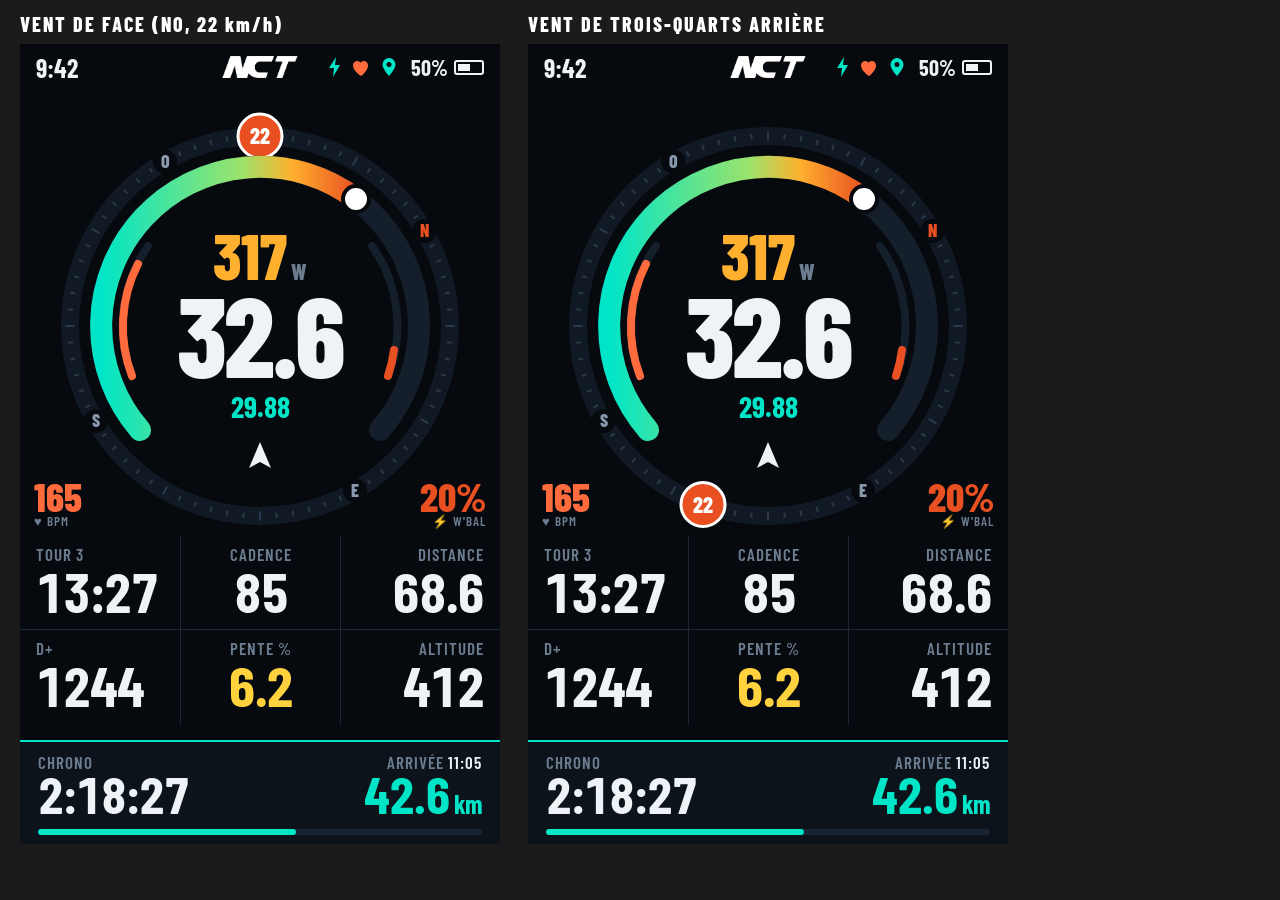
<file: design/live-final.html>
<!doctype html><html lang="fr"><head><meta charset="utf-8"><title>Cockpit NCT</title><style>
@font-face{font-family:BC;src:url(fonts/bc-500.woff2);font-weight:500}
@font-face{font-family:BC;src:url(fonts/bc-600.woff2);font-weight:600}
@font-face{font-family:BC;src:url(fonts/bc-700.woff2);font-weight:700}
@font-face{font-family:BC;src:url(fonts/bc-800.woff2);font-weight:800}
@font-face{font-family:B;src:url(fonts/b-600.woff2);font-weight:600}
@font-face{font-family:B;src:url(fonts/b-700.woff2);font-weight:700}
:root{--bg:#06090d;--mute:#6c7d90;--txt:#eef3f7;--cyan:#00e5c8;--orange:#e85022;--amber:#ffb02e;--hair:#1c2836}
*{margin:0;padding:0;box-sizing:border-box}
body{background:#1b1b1b;display:flex;gap:28px;padding:44px 20px 20px;font-family:B}
.w{position:relative}
.cap{position:absolute;left:0;top:-32px;font-family:BC;font-weight:800;color:#fff;font-size:20px;letter-spacing:2px}
.s{position:relative;width:480px;height:800px;background:var(--bg);color:var(--txt);overflow:hidden;display:flex;flex-direction:column}
.hd{height:44px;flex:none;display:flex;align-items:center;justify-content:space-between;padding:0 16px}
.hd .tm{font-family:BC;font-weight:700;font-size:26px}
.hd img{height:22px}
.hd .bt{font-family:BC;font-weight:700;font-size:22px;display:flex;align-items:center}
.hd .bt i{display:inline-block;width:30px;height:15px;border:2px solid var(--txt);border-radius:3px;margin-left:6px;position:relative}
.hd .bt i:after{content:"";position:absolute;left:2px;top:2px;bottom:2px;width:12px;background:var(--txt)}
.dots{height:16px;flex:none;display:flex;justify-content:center;align-items:center}
.dots i{width:22px;height:4px;border-radius:2px;background:#202c3a;margin:0 3px}.dots i.on{background:var(--cyan);width:34px}
.grid{flex:none;display:grid;grid-template-columns:1fr 1fr 1fr}
.c{height:94px;padding:8px 16px 0;position:relative}
.c+.c{border-left:1px solid var(--hair)}
.c:nth-child(4){border-left:none}
.c:nth-child(-n+3){border-bottom:1px solid var(--hair)}
.lab{font-family:BC;font-weight:600;font-size:17px;letter-spacing:1px;color:var(--mute)}
.lab b{color:var(--txt);font-weight:600}
.num{font-family:BC;font-weight:700;line-height:.9;letter-spacing:-1px;font-variant-numeric:tabular-nums}
.c .num{font-size:56px;margin-top:2px}
.c .tr{position:absolute;right:14px;top:10px;font-family:BC;font-weight:700;font-size:15px}
.band{flex:none;height:104px;position:relative;background:#0c131b;border-top:2px solid var(--cyan);padding:10px 18px 0;display:flex;justify-content:space-between}
.band .num{font-size:52px;margin-top:0;line-height:.84}
.band .pg{position:absolute;left:18px;right:18px;bottom:9px;height:6px;background:#1a2532;border-radius:3px}
.band .pg i{position:absolute;left:0;top:0;bottom:0;width:58%;background:var(--cyan);border-radius:3px}
</style></head><body><div class="w"><div class="cap">VENT DE FACE (NO, 22 km/h)</div>
<div class="s">
  <div class="hd" style="height:46px">
    <span class="tm">9:42</span>
    <img src="logo-nct.png" style="position:absolute;left:50%;transform:translateX(-50%)">
    <span style="display:flex;align-items:center">
      <svg width="78" height="20" viewBox="0 0 78 20"><path d="M9 0 2 11h5l-1 9 7-12H8z" fill="#00e5c8"/><path d="M34 19s-8-5-8-10.5C26 5.6 28 4 30.2 4c1.4 0 2.6.7 3.3 1.8C34.2 4.7 35.4 4 36.8 4 39 4 41 5.6 41 8.5 41 14 34 19 34 19z" fill="#ff6b3d"/><path d="M62 1a6.5 6.5 0 0 0-6.5 6.5C55.5 12 62 19 62 19s6.5-7 6.5-11.5A6.5 6.5 0 0 0 62 1zm0 9a2.5 2.5 0 1 1 0-5 2.5 2.5 0 0 1 0 5z" fill="#00e5c8"/></svg>
      <span class="bt" style="margin-left:6px">50%<i></i></span>
    </span>
  </div>
  <svg width="480" height="440" viewBox="0 0 480 440" style="flex:none">
    <defs><linearGradient id="pwV" x1="0" x2="1"><stop offset="0" stop-color="#00e5c8"/><stop offset=".55" stop-color="#9be36a"/><stop offset=".75" stop-color="#ffb02e"/><stop offset="1" stop-color="#e85022"/></linearGradient></defs>
    <g transform="translate(240 236)">
      <circle r="190" fill="none" stroke="#111a24" stroke-width="18"/>
      <line x1="158.5" y1="-91.5" x2="170.6" y2="-98.5" stroke="#2a3a4c" stroke-width="2"/><line x1="169.9" y1="-79.2" x2="174.5" y2="-81.4" stroke="#2a3a4c" stroke-width="2"/><line x1="176.2" y1="-64.1" x2="180.9" y2="-65.8" stroke="#2a3a4c" stroke-width="2"/><line x1="181.1" y1="-48.5" x2="185.9" y2="-49.8" stroke="#2a3a4c" stroke-width="2"/><line x1="184.7" y1="-32.6" x2="189.6" y2="-33.4" stroke="#2a3a4c" stroke-width="2"/><line x1="186.8" y1="-16.3" x2="191.8" y2="-16.8" stroke="#2a3a4c" stroke-width="2"/><line x1="185.5" y1="0.0" x2="194.5" y2="0.0" stroke="#2a3a4c" stroke-width="2"/><line x1="186.8" y1="16.3" x2="191.8" y2="16.8" stroke="#2a3a4c" stroke-width="2"/><line x1="184.7" y1="32.6" x2="189.6" y2="33.4" stroke="#2a3a4c" stroke-width="2"/><line x1="181.1" y1="48.5" x2="185.9" y2="49.8" stroke="#2a3a4c" stroke-width="2"/><line x1="176.2" y1="64.1" x2="180.9" y2="65.8" stroke="#2a3a4c" stroke-width="2"/><line x1="169.9" y1="79.2" x2="174.5" y2="81.4" stroke="#2a3a4c" stroke-width="2"/><line x1="160.6" y1="92.8" x2="168.4" y2="97.3" stroke="#2a3a4c" stroke-width="2"/><line x1="153.6" y1="107.5" x2="157.7" y2="110.4" stroke="#2a3a4c" stroke-width="2"/><line x1="143.6" y1="120.5" x2="147.5" y2="123.7" stroke="#2a3a4c" stroke-width="2"/><line x1="132.6" y1="132.6" x2="136.1" y2="136.1" stroke="#2a3a4c" stroke-width="2"/><line x1="120.5" y1="143.6" x2="123.7" y2="147.5" stroke="#2a3a4c" stroke-width="2"/><line x1="107.5" y1="153.6" x2="110.4" y2="157.7" stroke="#2a3a4c" stroke-width="2"/><line x1="91.5" y1="158.5" x2="98.5" y2="170.6" stroke="#2a3a4c" stroke-width="2"/><line x1="79.2" y1="169.9" x2="81.4" y2="174.5" stroke="#2a3a4c" stroke-width="2"/><line x1="64.1" y1="176.2" x2="65.8" y2="180.9" stroke="#2a3a4c" stroke-width="2"/><line x1="48.5" y1="181.1" x2="49.8" y2="185.9" stroke="#2a3a4c" stroke-width="2"/><line x1="32.6" y1="184.7" x2="33.4" y2="189.6" stroke="#2a3a4c" stroke-width="2"/><line x1="16.3" y1="186.8" x2="16.8" y2="191.8" stroke="#2a3a4c" stroke-width="2"/><line x1="-0.0" y1="185.5" x2="-0.0" y2="194.5" stroke="#2a3a4c" stroke-width="2"/><line x1="-16.3" y1="186.8" x2="-16.8" y2="191.8" stroke="#2a3a4c" stroke-width="2"/><line x1="-32.6" y1="184.7" x2="-33.4" y2="189.6" stroke="#2a3a4c" stroke-width="2"/><line x1="-48.5" y1="181.1" x2="-49.8" y2="185.9" stroke="#2a3a4c" stroke-width="2"/><line x1="-64.1" y1="176.2" x2="-65.8" y2="180.9" stroke="#2a3a4c" stroke-width="2"/><line x1="-79.2" y1="169.9" x2="-81.4" y2="174.5" stroke="#2a3a4c" stroke-width="2"/><line x1="-92.7" y1="160.6" x2="-97.2" y2="168.4" stroke="#2a3a4c" stroke-width="2"/><line x1="-107.5" y1="153.6" x2="-110.4" y2="157.7" stroke="#2a3a4c" stroke-width="2"/><line x1="-120.5" y1="143.6" x2="-123.7" y2="147.5" stroke="#2a3a4c" stroke-width="2"/><line x1="-132.6" y1="132.6" x2="-136.1" y2="136.1" stroke="#2a3a4c" stroke-width="2"/><line x1="-143.6" y1="120.5" x2="-147.5" y2="123.7" stroke="#2a3a4c" stroke-width="2"/><line x1="-153.6" y1="107.5" x2="-157.7" y2="110.4" stroke="#2a3a4c" stroke-width="2"/><line x1="-158.5" y1="91.5" x2="-170.6" y2="98.5" stroke="#2a3a4c" stroke-width="2"/><line x1="-169.9" y1="79.2" x2="-174.5" y2="81.4" stroke="#2a3a4c" stroke-width="2"/><line x1="-176.2" y1="64.1" x2="-180.9" y2="65.8" stroke="#2a3a4c" stroke-width="2"/><line x1="-181.1" y1="48.5" x2="-185.9" y2="49.8" stroke="#2a3a4c" stroke-width="2"/><line x1="-184.7" y1="32.6" x2="-189.6" y2="33.4" stroke="#2a3a4c" stroke-width="2"/><line x1="-186.8" y1="16.3" x2="-191.8" y2="16.8" stroke="#2a3a4c" stroke-width="2"/><line x1="-185.5" y1="-0.0" x2="-194.5" y2="-0.0" stroke="#2a3a4c" stroke-width="2"/><line x1="-186.8" y1="-16.3" x2="-191.8" y2="-16.8" stroke="#2a3a4c" stroke-width="2"/><line x1="-184.7" y1="-32.6" x2="-189.6" y2="-33.4" stroke="#2a3a4c" stroke-width="2"/><line x1="-181.1" y1="-48.5" x2="-185.9" y2="-49.8" stroke="#2a3a4c" stroke-width="2"/><line x1="-176.2" y1="-64.1" x2="-180.9" y2="-65.8" stroke="#2a3a4c" stroke-width="2"/><line x1="-169.9" y1="-79.2" x2="-174.5" y2="-81.4" stroke="#2a3a4c" stroke-width="2"/><line x1="-160.6" y1="-92.8" x2="-168.4" y2="-97.3" stroke="#2a3a4c" stroke-width="2"/><line x1="-153.6" y1="-107.5" x2="-157.7" y2="-110.4" stroke="#2a3a4c" stroke-width="2"/><line x1="-143.6" y1="-120.5" x2="-147.5" y2="-123.7" stroke="#2a3a4c" stroke-width="2"/><line x1="-132.6" y1="-132.6" x2="-136.1" y2="-136.1" stroke="#2a3a4c" stroke-width="2"/><line x1="-120.5" y1="-143.6" x2="-123.7" y2="-147.5" stroke="#2a3a4c" stroke-width="2"/><line x1="-107.5" y1="-153.6" x2="-110.4" y2="-157.7" stroke="#2a3a4c" stroke-width="2"/><line x1="-91.5" y1="-158.5" x2="-98.5" y2="-170.6" stroke="#2a3a4c" stroke-width="2"/><line x1="-79.2" y1="-169.9" x2="-81.4" y2="-174.5" stroke="#2a3a4c" stroke-width="2"/><line x1="-64.1" y1="-176.2" x2="-65.8" y2="-180.9" stroke="#2a3a4c" stroke-width="2"/><line x1="-48.5" y1="-181.1" x2="-49.8" y2="-185.9" stroke="#2a3a4c" stroke-width="2"/><line x1="-32.6" y1="-184.7" x2="-33.4" y2="-189.6" stroke="#2a3a4c" stroke-width="2"/><line x1="-16.3" y1="-186.8" x2="-16.8" y2="-191.8" stroke="#2a3a4c" stroke-width="2"/><line x1="0.0" y1="-185.5" x2="0.0" y2="-194.5" stroke="#2a3a4c" stroke-width="2"/><line x1="16.3" y1="-186.8" x2="16.8" y2="-191.8" stroke="#2a3a4c" stroke-width="2"/><line x1="32.6" y1="-184.7" x2="33.4" y2="-189.6" stroke="#2a3a4c" stroke-width="2"/><line x1="48.5" y1="-181.1" x2="49.8" y2="-185.9" stroke="#2a3a4c" stroke-width="2"/><line x1="64.1" y1="-176.2" x2="65.8" y2="-180.9" stroke="#2a3a4c" stroke-width="2"/><line x1="79.2" y1="-169.9" x2="81.4" y2="-174.5" stroke="#2a3a4c" stroke-width="2"/><line x1="92.7" y1="-160.6" x2="97.2" y2="-168.4" stroke="#2a3a4c" stroke-width="2"/><line x1="107.5" y1="-153.6" x2="110.4" y2="-157.7" stroke="#2a3a4c" stroke-width="2"/><line x1="120.5" y1="-143.6" x2="123.7" y2="-147.5" stroke="#2a3a4c" stroke-width="2"/><line x1="132.6" y1="-132.6" x2="136.1" y2="-136.1" stroke="#2a3a4c" stroke-width="2"/><line x1="143.6" y1="-120.5" x2="147.5" y2="-123.7" stroke="#2a3a4c" stroke-width="2"/><line x1="153.6" y1="-107.5" x2="157.7" y2="-110.4" stroke="#2a3a4c" stroke-width="2"/><circle cx="164.5" cy="-95.0" r="12" fill="#06090d"/><text x="164.5" y="-89.0" fill="#e85022" font-family="BC" font-weight="800" font-size="18" text-anchor="middle">N</text><circle cx="95.0" cy="164.5" r="12" fill="#06090d"/><text x="95.0" y="170.5" fill="#8a9bb0" font-family="BC" font-weight="800" font-size="18" text-anchor="middle">E</text><circle cx="-164.5" cy="95.0" r="12" fill="#06090d"/><text x="-164.5" y="101.0" fill="#8a9bb0" font-family="BC" font-weight="800" font-size="18" text-anchor="middle">S</text><circle cx="-95.0" cy="-164.5" r="12" fill="#06090d"/><text x="-95.0" y="-158.5" fill="#8a9bb0" font-family="BC" font-weight="800" font-size="18" text-anchor="middle">O</text><circle cx="0.0" cy="-190.0" r="22" fill="#e85022" stroke="#fff" stroke-width="3"/><text x="0.0" y="-182.0" fill="#fff" font-family="BC" font-weight="800" font-size="22" text-anchor="middle">22</text>
      <path d="M-120 104 A159 159 0 1 1 120 104" fill="none" stroke="#141f2b" stroke-width="22" stroke-linecap="round"/>
      <path d="M-120 104 A159 159 0 0 1 96 -127" fill="none" stroke="url(#pwV)" stroke-width="22" stroke-linecap="round"/>
      <circle cx="96" cy="-127" r="13" fill="#fff" stroke="#06090d" stroke-width="4"/>
      <path d="M-128 50 A138 138 0 0 1 -112 -80" fill="none" stroke="#141f2b" stroke-width="8" stroke-linecap="round"/>
      <path d="M-128 50 A138 138 0 0 1 -122 -62" fill="none" stroke="#ff6b3d" stroke-width="8" stroke-linecap="round"/>
      <path d="M128 50 A138 138 0 0 0 112 -80" fill="none" stroke="#141f2b" stroke-width="8" stroke-linecap="round"/>
      <path d="M128 50 A138 138 0 0 0 134 24" fill="none" stroke="#e85022" stroke-width="8" stroke-linecap="round"/>
      <text y="-46" fill="#ffb02e" font-family="BC" font-weight="800" font-size="64" text-anchor="middle">317<tspan font-size="22" fill="#6c7d90"> W</tspan></text>
      <text y="52" fill="#eef3f7" font-family="BC" font-weight="800" font-size="112" text-anchor="middle" letter-spacing="-3">32.6</text>
      <text y="92" fill="#00e5c8" font-family="BC" font-weight="700" font-size="30" text-anchor="middle">29.88</text>
      <path d="M0 116 l11 26 l-11 -6 l-11 6z" fill="#eef3f7"/>
      <text x="-226" y="186" fill="#ff6b3d" font-family="BC" font-weight="800" font-size="40">165</text>
      <text x="-226" y="200" fill="#6c7d90" font-family="BC" font-weight="600" font-size="13" letter-spacing="1">♥ BPM</text>
      <text x="226" y="186" fill="#e85022" font-family="BC" font-weight="800" font-size="40" text-anchor="end">20%</text>
      <text x="226" y="200" fill="#6c7d90" font-family="BC" font-weight="600" font-size="13" text-anchor="end" letter-spacing="1">⚡ W'BAL</text>
    </g>
  </svg>
  <div class="grid" style="margin-top:6px">
    <div class="c"><div class="lab">TOUR 3</div><div class="num">13:27</div></div>
    <div class="c" style="text-align:center"><div class="lab">CADENCE</div><div class="num">85</div></div>
    <div class="c" style="text-align:right"><div class="lab">DISTANCE</div><div class="num">68.6</div></div>
    <div class="c"><div class="lab">D+</div><div class="num">1244</div></div>
    <div class="c" style="text-align:center"><div class="lab">PENTE %</div><div class="num" style="color:#ffd23e">6.2</div></div>
    <div class="c" style="text-align:right"><div class="lab">ALTITUDE</div><div class="num">412</div></div>
  </div>
  <div style="flex:1"></div>
  <div class="band"><div><div class="lab">CHRONO</div><div class="num">2:18:27</div></div><div style="text-align:right"><div class="lab">ARRIVÉE <b>11:05</b></div><div class="num" style="color:#00e5c8">42.6<span style="font-size:26px"> km</span></div></div><div class="pg"><i></i></div></div>
</div></div>
<div class="w"><div class="cap">VENT DE TROIS-QUARTS ARRIÈRE</div>
<div class="s">
  <div class="hd" style="height:46px">
    <span class="tm">9:42</span>
    <img src="logo-nct.png" style="position:absolute;left:50%;transform:translateX(-50%)">
    <span style="display:flex;align-items:center">
      <svg width="78" height="20" viewBox="0 0 78 20"><path d="M9 0 2 11h5l-1 9 7-12H8z" fill="#00e5c8"/><path d="M34 19s-8-5-8-10.5C26 5.6 28 4 30.2 4c1.4 0 2.6.7 3.3 1.8C34.2 4.7 35.4 4 36.8 4 39 4 41 5.6 41 8.5 41 14 34 19 34 19z" fill="#ff6b3d"/><path d="M62 1a6.5 6.5 0 0 0-6.5 6.5C55.5 12 62 19 62 19s6.5-7 6.5-11.5A6.5 6.5 0 0 0 62 1zm0 9a2.5 2.5 0 1 1 0-5 2.5 2.5 0 0 1 0 5z" fill="#00e5c8"/></svg>
      <span class="bt" style="margin-left:6px">50%<i></i></span>
    </span>
  </div>
  <svg width="480" height="440" viewBox="0 0 480 440" style="flex:none">
    <defs><linearGradient id="pwV" x1="0" x2="1"><stop offset="0" stop-color="#00e5c8"/><stop offset=".55" stop-color="#9be36a"/><stop offset=".75" stop-color="#ffb02e"/><stop offset="1" stop-color="#e85022"/></linearGradient></defs>
    <g transform="translate(240 236)">
      <circle r="190" fill="none" stroke="#111a24" stroke-width="18"/>
      <line x1="158.5" y1="-91.5" x2="170.6" y2="-98.5" stroke="#2a3a4c" stroke-width="2"/><line x1="169.9" y1="-79.2" x2="174.5" y2="-81.4" stroke="#2a3a4c" stroke-width="2"/><line x1="176.2" y1="-64.1" x2="180.9" y2="-65.8" stroke="#2a3a4c" stroke-width="2"/><line x1="181.1" y1="-48.5" x2="185.9" y2="-49.8" stroke="#2a3a4c" stroke-width="2"/><line x1="184.7" y1="-32.6" x2="189.6" y2="-33.4" stroke="#2a3a4c" stroke-width="2"/><line x1="186.8" y1="-16.3" x2="191.8" y2="-16.8" stroke="#2a3a4c" stroke-width="2"/><line x1="185.5" y1="0.0" x2="194.5" y2="0.0" stroke="#2a3a4c" stroke-width="2"/><line x1="186.8" y1="16.3" x2="191.8" y2="16.8" stroke="#2a3a4c" stroke-width="2"/><line x1="184.7" y1="32.6" x2="189.6" y2="33.4" stroke="#2a3a4c" stroke-width="2"/><line x1="181.1" y1="48.5" x2="185.9" y2="49.8" stroke="#2a3a4c" stroke-width="2"/><line x1="176.2" y1="64.1" x2="180.9" y2="65.8" stroke="#2a3a4c" stroke-width="2"/><line x1="169.9" y1="79.2" x2="174.5" y2="81.4" stroke="#2a3a4c" stroke-width="2"/><line x1="160.6" y1="92.8" x2="168.4" y2="97.3" stroke="#2a3a4c" stroke-width="2"/><line x1="153.6" y1="107.5" x2="157.7" y2="110.4" stroke="#2a3a4c" stroke-width="2"/><line x1="143.6" y1="120.5" x2="147.5" y2="123.7" stroke="#2a3a4c" stroke-width="2"/><line x1="132.6" y1="132.6" x2="136.1" y2="136.1" stroke="#2a3a4c" stroke-width="2"/><line x1="120.5" y1="143.6" x2="123.7" y2="147.5" stroke="#2a3a4c" stroke-width="2"/><line x1="107.5" y1="153.6" x2="110.4" y2="157.7" stroke="#2a3a4c" stroke-width="2"/><line x1="91.5" y1="158.5" x2="98.5" y2="170.6" stroke="#2a3a4c" stroke-width="2"/><line x1="79.2" y1="169.9" x2="81.4" y2="174.5" stroke="#2a3a4c" stroke-width="2"/><line x1="64.1" y1="176.2" x2="65.8" y2="180.9" stroke="#2a3a4c" stroke-width="2"/><line x1="48.5" y1="181.1" x2="49.8" y2="185.9" stroke="#2a3a4c" stroke-width="2"/><line x1="32.6" y1="184.7" x2="33.4" y2="189.6" stroke="#2a3a4c" stroke-width="2"/><line x1="16.3" y1="186.8" x2="16.8" y2="191.8" stroke="#2a3a4c" stroke-width="2"/><line x1="-0.0" y1="185.5" x2="-0.0" y2="194.5" stroke="#2a3a4c" stroke-width="2"/><line x1="-16.3" y1="186.8" x2="-16.8" y2="191.8" stroke="#2a3a4c" stroke-width="2"/><line x1="-32.6" y1="184.7" x2="-33.4" y2="189.6" stroke="#2a3a4c" stroke-width="2"/><line x1="-48.5" y1="181.1" x2="-49.8" y2="185.9" stroke="#2a3a4c" stroke-width="2"/><line x1="-64.1" y1="176.2" x2="-65.8" y2="180.9" stroke="#2a3a4c" stroke-width="2"/><line x1="-79.2" y1="169.9" x2="-81.4" y2="174.5" stroke="#2a3a4c" stroke-width="2"/><line x1="-92.7" y1="160.6" x2="-97.2" y2="168.4" stroke="#2a3a4c" stroke-width="2"/><line x1="-107.5" y1="153.6" x2="-110.4" y2="157.7" stroke="#2a3a4c" stroke-width="2"/><line x1="-120.5" y1="143.6" x2="-123.7" y2="147.5" stroke="#2a3a4c" stroke-width="2"/><line x1="-132.6" y1="132.6" x2="-136.1" y2="136.1" stroke="#2a3a4c" stroke-width="2"/><line x1="-143.6" y1="120.5" x2="-147.5" y2="123.7" stroke="#2a3a4c" stroke-width="2"/><line x1="-153.6" y1="107.5" x2="-157.7" y2="110.4" stroke="#2a3a4c" stroke-width="2"/><line x1="-158.5" y1="91.5" x2="-170.6" y2="98.5" stroke="#2a3a4c" stroke-width="2"/><line x1="-169.9" y1="79.2" x2="-174.5" y2="81.4" stroke="#2a3a4c" stroke-width="2"/><line x1="-176.2" y1="64.1" x2="-180.9" y2="65.8" stroke="#2a3a4c" stroke-width="2"/><line x1="-181.1" y1="48.5" x2="-185.9" y2="49.8" stroke="#2a3a4c" stroke-width="2"/><line x1="-184.7" y1="32.6" x2="-189.6" y2="33.4" stroke="#2a3a4c" stroke-width="2"/><line x1="-186.8" y1="16.3" x2="-191.8" y2="16.8" stroke="#2a3a4c" stroke-width="2"/><line x1="-185.5" y1="-0.0" x2="-194.5" y2="-0.0" stroke="#2a3a4c" stroke-width="2"/><line x1="-186.8" y1="-16.3" x2="-191.8" y2="-16.8" stroke="#2a3a4c" stroke-width="2"/><line x1="-184.7" y1="-32.6" x2="-189.6" y2="-33.4" stroke="#2a3a4c" stroke-width="2"/><line x1="-181.1" y1="-48.5" x2="-185.9" y2="-49.8" stroke="#2a3a4c" stroke-width="2"/><line x1="-176.2" y1="-64.1" x2="-180.9" y2="-65.8" stroke="#2a3a4c" stroke-width="2"/><line x1="-169.9" y1="-79.2" x2="-174.5" y2="-81.4" stroke="#2a3a4c" stroke-width="2"/><line x1="-160.6" y1="-92.8" x2="-168.4" y2="-97.3" stroke="#2a3a4c" stroke-width="2"/><line x1="-153.6" y1="-107.5" x2="-157.7" y2="-110.4" stroke="#2a3a4c" stroke-width="2"/><line x1="-143.6" y1="-120.5" x2="-147.5" y2="-123.7" stroke="#2a3a4c" stroke-width="2"/><line x1="-132.6" y1="-132.6" x2="-136.1" y2="-136.1" stroke="#2a3a4c" stroke-width="2"/><line x1="-120.5" y1="-143.6" x2="-123.7" y2="-147.5" stroke="#2a3a4c" stroke-width="2"/><line x1="-107.5" y1="-153.6" x2="-110.4" y2="-157.7" stroke="#2a3a4c" stroke-width="2"/><line x1="-91.5" y1="-158.5" x2="-98.5" y2="-170.6" stroke="#2a3a4c" stroke-width="2"/><line x1="-79.2" y1="-169.9" x2="-81.4" y2="-174.5" stroke="#2a3a4c" stroke-width="2"/><line x1="-64.1" y1="-176.2" x2="-65.8" y2="-180.9" stroke="#2a3a4c" stroke-width="2"/><line x1="-48.5" y1="-181.1" x2="-49.8" y2="-185.9" stroke="#2a3a4c" stroke-width="2"/><line x1="-32.6" y1="-184.7" x2="-33.4" y2="-189.6" stroke="#2a3a4c" stroke-width="2"/><line x1="-16.3" y1="-186.8" x2="-16.8" y2="-191.8" stroke="#2a3a4c" stroke-width="2"/><line x1="0.0" y1="-185.5" x2="0.0" y2="-194.5" stroke="#2a3a4c" stroke-width="2"/><line x1="16.3" y1="-186.8" x2="16.8" y2="-191.8" stroke="#2a3a4c" stroke-width="2"/><line x1="32.6" y1="-184.7" x2="33.4" y2="-189.6" stroke="#2a3a4c" stroke-width="2"/><line x1="48.5" y1="-181.1" x2="49.8" y2="-185.9" stroke="#2a3a4c" stroke-width="2"/><line x1="64.1" y1="-176.2" x2="65.8" y2="-180.9" stroke="#2a3a4c" stroke-width="2"/><line x1="79.2" y1="-169.9" x2="81.4" y2="-174.5" stroke="#2a3a4c" stroke-width="2"/><line x1="92.7" y1="-160.6" x2="97.2" y2="-168.4" stroke="#2a3a4c" stroke-width="2"/><line x1="107.5" y1="-153.6" x2="110.4" y2="-157.7" stroke="#2a3a4c" stroke-width="2"/><line x1="120.5" y1="-143.6" x2="123.7" y2="-147.5" stroke="#2a3a4c" stroke-width="2"/><line x1="132.6" y1="-132.6" x2="136.1" y2="-136.1" stroke="#2a3a4c" stroke-width="2"/><line x1="143.6" y1="-120.5" x2="147.5" y2="-123.7" stroke="#2a3a4c" stroke-width="2"/><line x1="153.6" y1="-107.5" x2="157.7" y2="-110.4" stroke="#2a3a4c" stroke-width="2"/><circle cx="164.5" cy="-95.0" r="12" fill="#06090d"/><text x="164.5" y="-89.0" fill="#e85022" font-family="BC" font-weight="800" font-size="18" text-anchor="middle">N</text><circle cx="95.0" cy="164.5" r="12" fill="#06090d"/><text x="95.0" y="170.5" fill="#8a9bb0" font-family="BC" font-weight="800" font-size="18" text-anchor="middle">E</text><circle cx="-164.5" cy="95.0" r="12" fill="#06090d"/><text x="-164.5" y="101.0" fill="#8a9bb0" font-family="BC" font-weight="800" font-size="18" text-anchor="middle">S</text><circle cx="-95.0" cy="-164.5" r="12" fill="#06090d"/><text x="-95.0" y="-158.5" fill="#8a9bb0" font-family="BC" font-weight="800" font-size="18" text-anchor="middle">O</text><circle cx="-65.0" cy="178.5" r="22" fill="#e85022" stroke="#fff" stroke-width="3"/><text x="-65.0" y="186.5" fill="#fff" font-family="BC" font-weight="800" font-size="22" text-anchor="middle">22</text>
      <path d="M-120 104 A159 159 0 1 1 120 104" fill="none" stroke="#141f2b" stroke-width="22" stroke-linecap="round"/>
      <path d="M-120 104 A159 159 0 0 1 96 -127" fill="none" stroke="url(#pwV)" stroke-width="22" stroke-linecap="round"/>
      <circle cx="96" cy="-127" r="13" fill="#fff" stroke="#06090d" stroke-width="4"/>
      <path d="M-128 50 A138 138 0 0 1 -112 -80" fill="none" stroke="#141f2b" stroke-width="8" stroke-linecap="round"/>
      <path d="M-128 50 A138 138 0 0 1 -122 -62" fill="none" stroke="#ff6b3d" stroke-width="8" stroke-linecap="round"/>
      <path d="M128 50 A138 138 0 0 0 112 -80" fill="none" stroke="#141f2b" stroke-width="8" stroke-linecap="round"/>
      <path d="M128 50 A138 138 0 0 0 134 24" fill="none" stroke="#e85022" stroke-width="8" stroke-linecap="round"/>
      <text y="-46" fill="#ffb02e" font-family="BC" font-weight="800" font-size="64" text-anchor="middle">317<tspan font-size="22" fill="#6c7d90"> W</tspan></text>
      <text y="52" fill="#eef3f7" font-family="BC" font-weight="800" font-size="112" text-anchor="middle" letter-spacing="-3">32.6</text>
      <text y="92" fill="#00e5c8" font-family="BC" font-weight="700" font-size="30" text-anchor="middle">29.88</text>
      <path d="M0 116 l11 26 l-11 -6 l-11 6z" fill="#eef3f7"/>
      <text x="-226" y="186" fill="#ff6b3d" font-family="BC" font-weight="800" font-size="40">165</text>
      <text x="-226" y="200" fill="#6c7d90" font-family="BC" font-weight="600" font-size="13" letter-spacing="1">♥ BPM</text>
      <text x="226" y="186" fill="#e85022" font-family="BC" font-weight="800" font-size="40" text-anchor="end">20%</text>
      <text x="226" y="200" fill="#6c7d90" font-family="BC" font-weight="600" font-size="13" text-anchor="end" letter-spacing="1">⚡ W'BAL</text>
    </g>
  </svg>
  <div class="grid" style="margin-top:6px">
    <div class="c"><div class="lab">TOUR 3</div><div class="num">13:27</div></div>
    <div class="c" style="text-align:center"><div class="lab">CADENCE</div><div class="num">85</div></div>
    <div class="c" style="text-align:right"><div class="lab">DISTANCE</div><div class="num">68.6</div></div>
    <div class="c"><div class="lab">D+</div><div class="num">1244</div></div>
    <div class="c" style="text-align:center"><div class="lab">PENTE %</div><div class="num" style="color:#ffd23e">6.2</div></div>
    <div class="c" style="text-align:right"><div class="lab">ALTITUDE</div><div class="num">412</div></div>
  </div>
  <div style="flex:1"></div>
  <div class="band"><div><div class="lab">CHRONO</div><div class="num">2:18:27</div></div><div style="text-align:right"><div class="lab">ARRIVÉE <b>11:05</b></div><div class="num" style="color:#00e5c8">42.6<span style="font-size:26px"> km</span></div></div><div class="pg"><i></i></div></div>
</div></div>
</body></html>
</file>
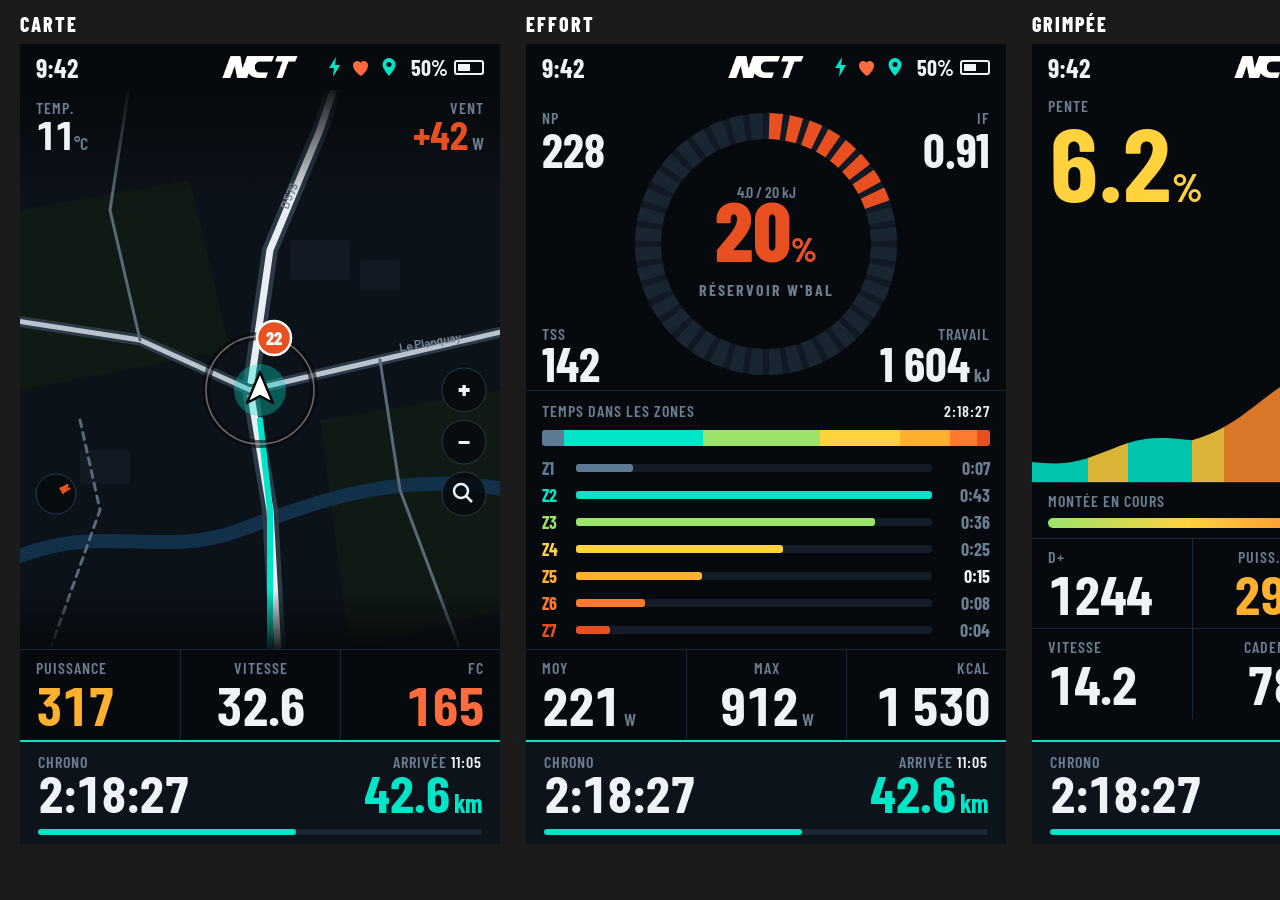
<file: design/pages.html>
<!doctype html><html lang="fr"><head><meta charset="utf-8"><title>Pages NCT</title><style>
@font-face{font-family:BC;src:url(fonts/bc-600.woff2);font-weight:600}
@font-face{font-family:BC;src:url(fonts/bc-700.woff2);font-weight:700}
@font-face{font-family:BC;src:url(fonts/bc-800.woff2);font-weight:800}
@font-face{font-family:B;src:url(fonts/b-600.woff2);font-weight:600}
@font-face{font-family:B;src:url(fonts/b-700.woff2);font-weight:700}
:root{--bg:#06090d;--mute:#6c7d90;--txt:#eef3f7;--cyan:#00e5c8;--orange:#e85022;--amber:#ffb02e;--hair:#1c2836}
*{margin:0;padding:0;box-sizing:border-box}
body{background:#1b1b1b;display:flex;gap:26px;padding:44px 20px 20px;font-family:B}
.w{position:relative}.cap{position:absolute;left:0;top:-32px;font-family:BC;font-weight:800;color:#fff;font-size:20px;letter-spacing:2px}
.s{position:relative;width:480px;height:800px;background:var(--bg);color:var(--txt);overflow:hidden;display:flex;flex-direction:column}
.hd{position:relative;height:46px;flex:none;display:flex;align-items:center;justify-content:space-between;padding:0 16px;z-index:2}
.hd .tm{font-family:BC;font-weight:700;font-size:26px}
.hd img{height:22px;position:absolute;left:50%;transform:translateX(-50%)}
.hd .bt{font-family:BC;font-weight:700;font-size:22px;display:flex;align-items:center;margin-left:6px}
.hd .bt i{display:inline-block;width:30px;height:15px;border:2px solid var(--txt);border-radius:3px;margin-left:6px;position:relative}
.hd .bt i:after{content:"";position:absolute;left:2px;top:2px;bottom:2px;width:12px;background:var(--txt)}
.lab{font-family:BC;font-weight:600;font-size:16px;letter-spacing:1px;color:var(--mute)}
.lab b{color:var(--txt);font-weight:600}
.num{font-family:BC;font-weight:700;line-height:.88;letter-spacing:-1px;font-variant-numeric:tabular-nums}
.u{font-family:BC;font-weight:600;color:var(--mute);font-size:18px;letter-spacing:0}
.grid{flex:none;display:grid;grid-template-columns:1fr 1fr 1fr}
.c{height:90px;padding:8px 16px 0;position:relative}
.c+.c{border-left:1px solid var(--hair)}
.grid.r2 .c:nth-child(4){border-left:none}
.grid.r2 .c:nth-child(-n+3){border-bottom:1px solid var(--hair)}
.c .num{font-size:54px;margin-top:4px}
.c .d{position:absolute;right:14px;top:10px;font-family:BC;font-weight:700;font-size:15px}
.ce{text-align:center}.ri{text-align:right}
.band{flex:none;height:104px;position:relative;background:#0c131b;border-top:2px solid var(--cyan);padding:10px 18px 0;display:flex;justify-content:space-between}
.band .num{font-size:52px;line-height:.84}
.band .pg{position:absolute;left:18px;right:18px;bottom:9px;height:6px;background:#1a2532;border-radius:3px}
.band .pg i{position:absolute;left:0;top:0;bottom:0;width:58%;background:var(--cyan);border-radius:3px}
.sec{flex:none;border-top:1px solid var(--hair)}
.icons{display:flex;align-items:center}
</style></head><body>
<template id="hdr"><div class="hd"><span class="tm">9:42</span><img src="logo-nct.png"><span class="icons"><svg width="78" height="20" viewBox="0 0 78 20"><path d="M9 0 2 11h5l-1 9 7-12H8z" fill="#00e5c8"/><path d="M34 19s-8-5-8-10.5C26 5.6 28 4 30.2 4c1.4 0 2.6.7 3.3 1.8C34.2 4.7 35.4 4 36.8 4 39 4 41 5.6 41 8.5 41 14 34 19 34 19z" fill="#ff6b3d"/><path d="M62 1a6.5 6.5 0 0 0-6.5 6.5C55.5 12 62 19 62 19s6.5-7 6.5-11.5A6.5 6.5 0 0 0 62 1zm0 9a2.5 2.5 0 1 1 0-5 2.5 2.5 0 0 1 0 5z" fill="#00e5c8"/></svg><span class="bt">50%<i></i></span></span></div></template>
<template id="band"><div class="band"><div><div class="lab">CHRONO</div><div class="num">2:18:27</div></div><div style="text-align:right"><div class="lab">ARRIVÉE <b>11:05</b></div><div class="num" style="color:#00e5c8">42.6<span style="font-size:26px"> km</span></div></div><div class="pg"><i></i></div></div></template>

<!-- CARTE -->
<div class="w"><div class="cap">CARTE</div><div class="s">
  <div data-t="hdr"></div>
  <div style="position:relative;flex:1;overflow:hidden">
    <svg width="480" height="560" style="position:absolute;left:0;top:0">
      <rect width="480" height="560" fill="#0c1219"/>
      <g fill="#101a14"><path d="M0 120 L170 90 L210 260 L0 300Z"/><path d="M300 330 L480 300 L480 520 L330 560Z"/></g>
      <g fill="#111923"><rect x="270" y="150" width="60" height="40" rx="3"/><rect x="340" y="170" width="40" height="30" rx="3"/><rect x="60" y="360" width="50" height="34" rx="3"/></g>
      <path d="M-10 470 C80 430 140 470 220 440 S380 380 490 400" fill="none" stroke="#123049" stroke-width="14"/>
      <g fill="none" stroke-linecap="round" stroke-linejoin="round">
        <path d="M260 600 L250 420 L230 300 L250 160 L300 40 L320 -20" stroke="#2c3a48" stroke-width="16"/>
        <path d="M260 600 L250 420 L230 300 L250 160 L300 40 L320 -20" stroke="#e9eef3" stroke-width="7"/>
        <path d="M-10 230 L120 250 L230 300 L360 270 L490 240" stroke="#2c3a48" stroke-width="11"/>
        <path d="M-10 230 L120 250 L230 300 L360 270 L490 240" stroke="#b9c4cf" stroke-width="5"/>
        <path d="M120 250 L90 120 L110 -10" stroke="#5a6878" stroke-width="3"/>
        <path d="M360 270 L380 400 L440 560" stroke="#5a6878" stroke-width="3"/>
        <path d="M30 560 L80 420 L60 330" stroke="#5a6878" stroke-width="3" stroke-dasharray="7 6"/>
        <path d="M250 560 L250 420 L240 330" stroke="#00e5c8" stroke-width="6"/>
      </g>
      <text x="268" y="120" fill="#7d8b99" font-family="B" font-weight="600" font-size="12" transform="rotate(-68 268 120)">D 579</text>
      <text x="380" y="262" fill="#7d8b99" font-family="B" font-weight="600" font-size="12" transform="rotate(-10 380 262)">Le Planquay</text>
    </svg>
    <div style="position:absolute;left:0;right:0;top:0;height:110px;background:linear-gradient(#06090dee,#06090d00)"></div>
    <div style="position:absolute;left:0;right:0;bottom:0;height:60px;background:linear-gradient(#06090d00,#06090dee)"></div>
    <div style="position:absolute;left:16px;top:8px"><div class="lab">TEMP.</div><div class="num" style="font-size:40px">11<span class="u">°C</span></div></div>
    <div style="position:absolute;right:16px;top:8px;text-align:right"><div class="lab">VENT</div><div class="num" style="font-size:40px;color:#e85022">+42<span class="u"> W</span></div></div>
    <svg width="480" height="440" style="position:absolute;left:0;top:0">
      <g transform="translate(240 300)">
        <circle r="54" fill="none" stroke="#06090d99" stroke-width="8"/><circle r="54" fill="none" stroke="#ffffff66" stroke-width="1.5"/>
        <circle r="26" fill="#00e5c855"/><path d="M0-18 L13 13 L0 6 L-13 13Z" fill="#fff" stroke="#06090d" stroke-width="2.5" stroke-linejoin="round"/>
        <circle cx="14" cy="-52" r="17" fill="#e85022" stroke="#fff" stroke-width="2.5"/><text x="14" y="-45" fill="#fff" font-family="BC" font-weight="800" font-size="18" text-anchor="middle">22</text>
      </g>
      <!-- boussole + zoom discrets -->
      <g transform="translate(36 404)"><circle r="20" fill="#06090dcc" stroke="#2a3a4c"/><text y="-4" fill="#e85022" font-family="BC" font-weight="800" font-size="14" text-anchor="middle" transform="rotate(60) translate(0 -2)">N</text><path d="M0-14 l4 8 h-8z" fill="#e85022" transform="rotate(60)"/></g>
      <g font-family="BC" font-weight="800" font-size="28" fill="#eef3f7" text-anchor="middle"><circle cx="444" cy="300" r="22" fill="#06090dcc" stroke="#2a3a4c"/><text x="444" y="310">+</text><circle cx="444" cy="352" r="22" fill="#06090dcc" stroke="#2a3a4c"/><text x="444" y="361">−</text><circle cx="444" cy="404" r="22" fill="#06090dcc" stroke="#2a3a4c"/><circle cx="441" cy="401" r="7" fill="none" stroke="#eef3f7" stroke-width="2.5"/><line x1="446" y1="406" x2="452" y2="412" stroke="#eef3f7" stroke-width="2.5"/></g>
    </svg>
  </div>
  <div class="grid sec" style="background:var(--bg)">
    <div class="c"><div class="lab">PUISSANCE</div><div class="num" style="color:#ffb02e">317</div></div>
    <div class="c ce"><div class="lab">VITESSE</div><div class="num">32.6</div></div>
    <div class="c ri"><div class="lab">FC</div><div class="num" style="color:#ff6b3d">165</div></div>
  </div>
  <div data-t="band"></div>
</div></div>

<!-- EFFORT -->
<div class="w"><div class="cap">EFFORT</div><div class="s">
  <div data-t="hdr"></div>
  <svg width="480" height="300" style="flex:none">
    <g transform="translate(240 154)">
      <circle r="118" fill="none" stroke="#111a24" stroke-width="26"/>
      <g id="wb"></g>
      <text y="18" fill="#e85022" font-family="BC" font-weight="800" font-size="84" text-anchor="middle">20<tspan font-size="34">%</tspan></text>
      <text y="52" fill="#6c7d90" font-family="BC" font-weight="700" font-size="16" text-anchor="middle" letter-spacing="2">RÉSERVOIR W'BAL</text>
      <text y="-46" fill="#6c7d90" font-family="BC" font-weight="600" font-size="16" text-anchor="middle">4.0 / 20 kJ</text>
    </g>
    <g font-family="BC">
      <text x="16" y="34" fill="#6c7d90" font-weight="600" font-size="16" letter-spacing="1">NP</text><text x="16" y="78" fill="#eef3f7" font-weight="700" font-size="48">228</text>
      <text x="464" y="34" fill="#6c7d90" font-weight="600" font-size="16" text-anchor="end" letter-spacing="1">IF</text><text x="464" y="78" fill="#eef3f7" font-weight="700" font-size="48" text-anchor="end">0.91</text>
      <text x="16" y="250" fill="#6c7d90" font-weight="600" font-size="16" letter-spacing="1">TSS</text><text x="16" y="292" fill="#eef3f7" font-weight="700" font-size="48">142</text>
      <text x="464" y="250" fill="#6c7d90" font-weight="600" font-size="16" text-anchor="end" letter-spacing="1">TRAVAIL</text><text x="464" y="292" fill="#eef3f7" font-weight="700" font-size="48" text-anchor="end">1 604<tspan font-size="18" fill="#6c7d90"> kJ</tspan></text>
    </g>
  </svg>
  <div class="sec" style="padding:10px 16px 6px">
    <div style="display:flex;justify-content:space-between"><span class="lab">TEMPS DANS LES ZONES</span><span class="lab"><b>2:18:27</b></span></div>
    <div style="display:flex;height:16px;margin:10px 0 8px;border-radius:3px;overflow:hidden"><i style="flex:5;background:#5f7a94"></i><i style="flex:31;background:#00e5c8"></i><i style="flex:26;background:#9be36a"></i><i style="flex:18;background:#ffd23e"></i><i style="flex:11;background:#ffb02e"></i><i style="flex:6;background:#ff7a2e"></i><i style="flex:3;background:#e85022"></i></div>
    <div id="zl"></div>
  </div>
  <div style="flex:1"></div>
  <div class="grid sec">
    <div class="c"><div class="lab">MOY</div><div class="num">221<span class="u"> W</span></div></div>
    <div class="c ce"><div class="lab">MAX</div><div class="num">912<span class="u"> W</span></div></div>
    <div class="c ri"><div class="lab">KCAL</div><div class="num">1 530</div></div>
  </div>
  <div data-t="band"></div>
</div></div>

<!-- GRIMPÉE -->
<div class="w"><div class="cap">GRIMPÉE</div><div class="s">
  <div data-t="hdr"></div>
  <div style="position:relative;height:392px;flex:none">
    <div style="position:absolute;left:16px;top:6px"><div class="lab">PENTE</div><div class="num" style="font-size:104px;color:#ffd23e">6.2<span style="font-size:40px">%</span></div></div>
    <div style="position:absolute;right:16px;top:6px;text-align:right"><div class="lab">VAM</div><div class="num" style="font-size:52px">1 080</div><div class="lab" style="margin-top:12px">ALTITUDE</div><div class="num" style="font-size:52px">412<span class="u"> m</span></div></div>
    <svg id="prof" width="480" height="230" style="position:absolute;left:0;bottom:0"></svg>
  </div>
  <div class="sec" style="padding:8px 16px 10px">
    <div style="display:flex;justify-content:space-between"><span class="lab">MONTÉE EN COURS</span><span class="lab"><b>1.8 km</b> restants · <b>112 m</b></span></div>
    <div style="height:10px;background:#1a2532;border-radius:5px;margin-top:8px;position:relative"><i style="position:absolute;left:0;top:0;bottom:0;width:62%;border-radius:5px;background:linear-gradient(90deg,#9be36a,#ffd23e,#ff8a2e)"></i></div>
  </div>
  <div class="grid r2 sec">
    <div class="c"><div class="lab">D+</div><div class="num">1244</div></div>
    <div class="c ce"><div class="lab">PUISS. 30S</div><div class="num" style="color:#ffb02e">298</div></div>
    <div class="c ri"><div class="lab">W/KG</div><div class="num">4.1</div></div>
    <div class="c"><div class="lab">VITESSE</div><div class="num">14.2</div></div>
    <div class="c ce"><div class="lab">CADENCE</div><div class="num">78</div></div>
    <div class="c ri"><div class="lab">FC</div><div class="num" style="color:#ff6b3d">171</div></div>
  </div>
  <div style="flex:1"></div>
  <div data-t="band"></div>
</div></div>

<!-- TOUR -->
<div class="w"><div class="cap">TOUR</div><div class="s">
  <div data-t="hdr"></div>
  <div style="flex:none;height:206px;padding:6px 16px 0;position:relative">
    <div class="lab">VITESSE MOYENNE · TOUR <b style="color:#00e5c8">4</b></div>
    <div class="num" style="font-size:140px;margin-top:8px">33.42<span class="u" style="font-size:24px"> km/h</span></div>
    <div style="display:flex;justify-content:space-between;align-items:baseline;margin-top:10px">
      <span style="font-family:BC;font-weight:800;font-size:26px;color:#00e5c8">▲ +1.18 km/h</span>
      <span class="lab">TOUR 3 · <b>32.24</b></span>
    </div>
  </div>
  <div class="sec" style="padding:8px 16px 4px">
    <div class="lab">VITESSE MOYENNE PAR TOUR</div>
    <svg id="laps" width="448" height="214" style="margin-top:6px"></svg>
  </div>
  <div class="grid r2 sec">
    <div class="c"><div class="lab">TEMPS TOUR</div><div class="num">13:27</div></div>
    <div class="c ce"><div class="lab">DISTANCE</div><div class="num">7.48</div></div>
    <div class="c ri"><div class="lab">PUISS. MOY</div><div class="num">246</div></div>
    <div class="c"><div class="lab">FC MOY</div><div class="num">158</div></div>
    <div class="c ce"><div class="lab">CADENCE</div><div class="num">88</div></div>
    <div class="c ri"><div class="lab">VIT. GLOBALE</div><div class="num">29.88</div></div>
  </div>
  <div style="flex:1"></div>
  <div data-t="band"></div>
</div></div>

<script>
document.querySelectorAll('[data-t]').forEach(function(e){e.outerHTML=document.getElementById(e.dataset.t).innerHTML});
var ZC=['#5f7a94','#00e5c8','#9be36a','#ffd23e','#ffb02e','#ff7a2e','#e85022'];
// anneau W'bal segmenté
(function(){var h='',n=40,r=118;for(var i=0;i<n;i++){var a0=(-90+i*360/n+1.5)*Math.PI/180,a1=(-90+(i+1)*360/n-1.5)*Math.PI/180,on=i<8;h+='<path d="M'+(r*Math.cos(a0)).toFixed(1)+' '+(r*Math.sin(a0)).toFixed(1)+' A'+r+' '+r+' 0 0 1 '+(r*Math.cos(a1)).toFixed(1)+' '+(r*Math.sin(a1)).toFixed(1)+'" fill="none" stroke="'+(on?'#e85022':'#1a2532')+'" stroke-width="26"/>'}document.getElementById('wb').innerHTML=h})();
// liste zones
(function(){var t=['0:07','0:43','0:36','0:25','0:15','0:08','0:04'],n=['Z1','Z2','Z3','Z4','Z5','Z6','Z7'],w=[5,31,26,18,11,6,3],h='';for(var i=0;i<7;i++)h+='<div style="display:flex;align-items:center;height:27px;font-family:BC;font-weight:700;font-size:18px"><span style="width:34px;color:'+ZC[i]+'">'+n[i]+'</span><span style="flex:1;height:8px;background:#141d27;border-radius:3px;margin-right:12px;position:relative"><i style="position:absolute;left:0;top:0;bottom:0;width:'+(w[i]/31*100)+'%;background:'+ZC[i]+';border-radius:3px"></i></span><span style="width:46px;text-align:right;color:'+(i==4?'#eef3f7':'#6c7d90')+'">'+t[i]+'</span></div>';document.getElementById('zl').innerHTML=h})();
// profil coloré par pente
(function(){var pts=[],h='';for(var i=0;i<=60;i++){var x=i*8,y=210-(i<20?i*1.2:i<45?24+(i-20)*4.2:129+(i-45)*1.8)+6*Math.sin(i/3);pts.push([x,y])}for(var i=0;i<60;i++){var g=(pts[i][1]-pts[i+1][1])/8*10,col=g<3?'#00e5c8':g<6?'#ffd23e':g<9?'#ff8a2e':'#e85022';h+='<path d="M'+pts[i][0]+' 230 L'+pts[i][0]+' '+pts[i][1].toFixed(1)+' L'+pts[i+1][0]+' '+pts[i+1][1].toFixed(1)+' L'+pts[i+1][0]+' 230Z" fill="'+col+'" opacity="'+(i<38?.85:.28)+'"/>'}h+='<circle cx="'+pts[38][0]+'" cy="'+pts[38][1]+'" r="9" fill="#fff" stroke="#06090d" stroke-width="4"/>';document.getElementById('prof').innerHTML=h})();
// barres de tours : vitesse moyenne
(function(){var all=[30.85,31.62,32.24,33.42],h='',bw=92;for(var i=0;i<4;i++){var hh=(all[i]-28)/6*170,x=i*(bw+26);h+='<rect x="'+x+'" y="'+(204-hh)+'" width="'+bw+'" height="'+hh+'" rx="3" fill="'+(i==3?'#00e5c8':'#2a3a4c')+'"/><text x="'+(x+bw/2)+'" y="'+(196-hh)+'" fill="'+(i==3?'#eef3f7':'#8a9bb0')+'" font-family="BC" font-weight="700" font-size="20" text-anchor="middle">'+all[i].toFixed(2)+'</text><text x="'+(x+bw/2)+'" y="'+(196)+'" fill="'+(i==3?'#06090d':'#6c7d90')+'" font-family="BC" font-weight="800" font-size="16" text-anchor="middle">T'+(i+1)+'</text>'}document.getElementById('laps').innerHTML=h})();
</script>
</body></html>
</file>
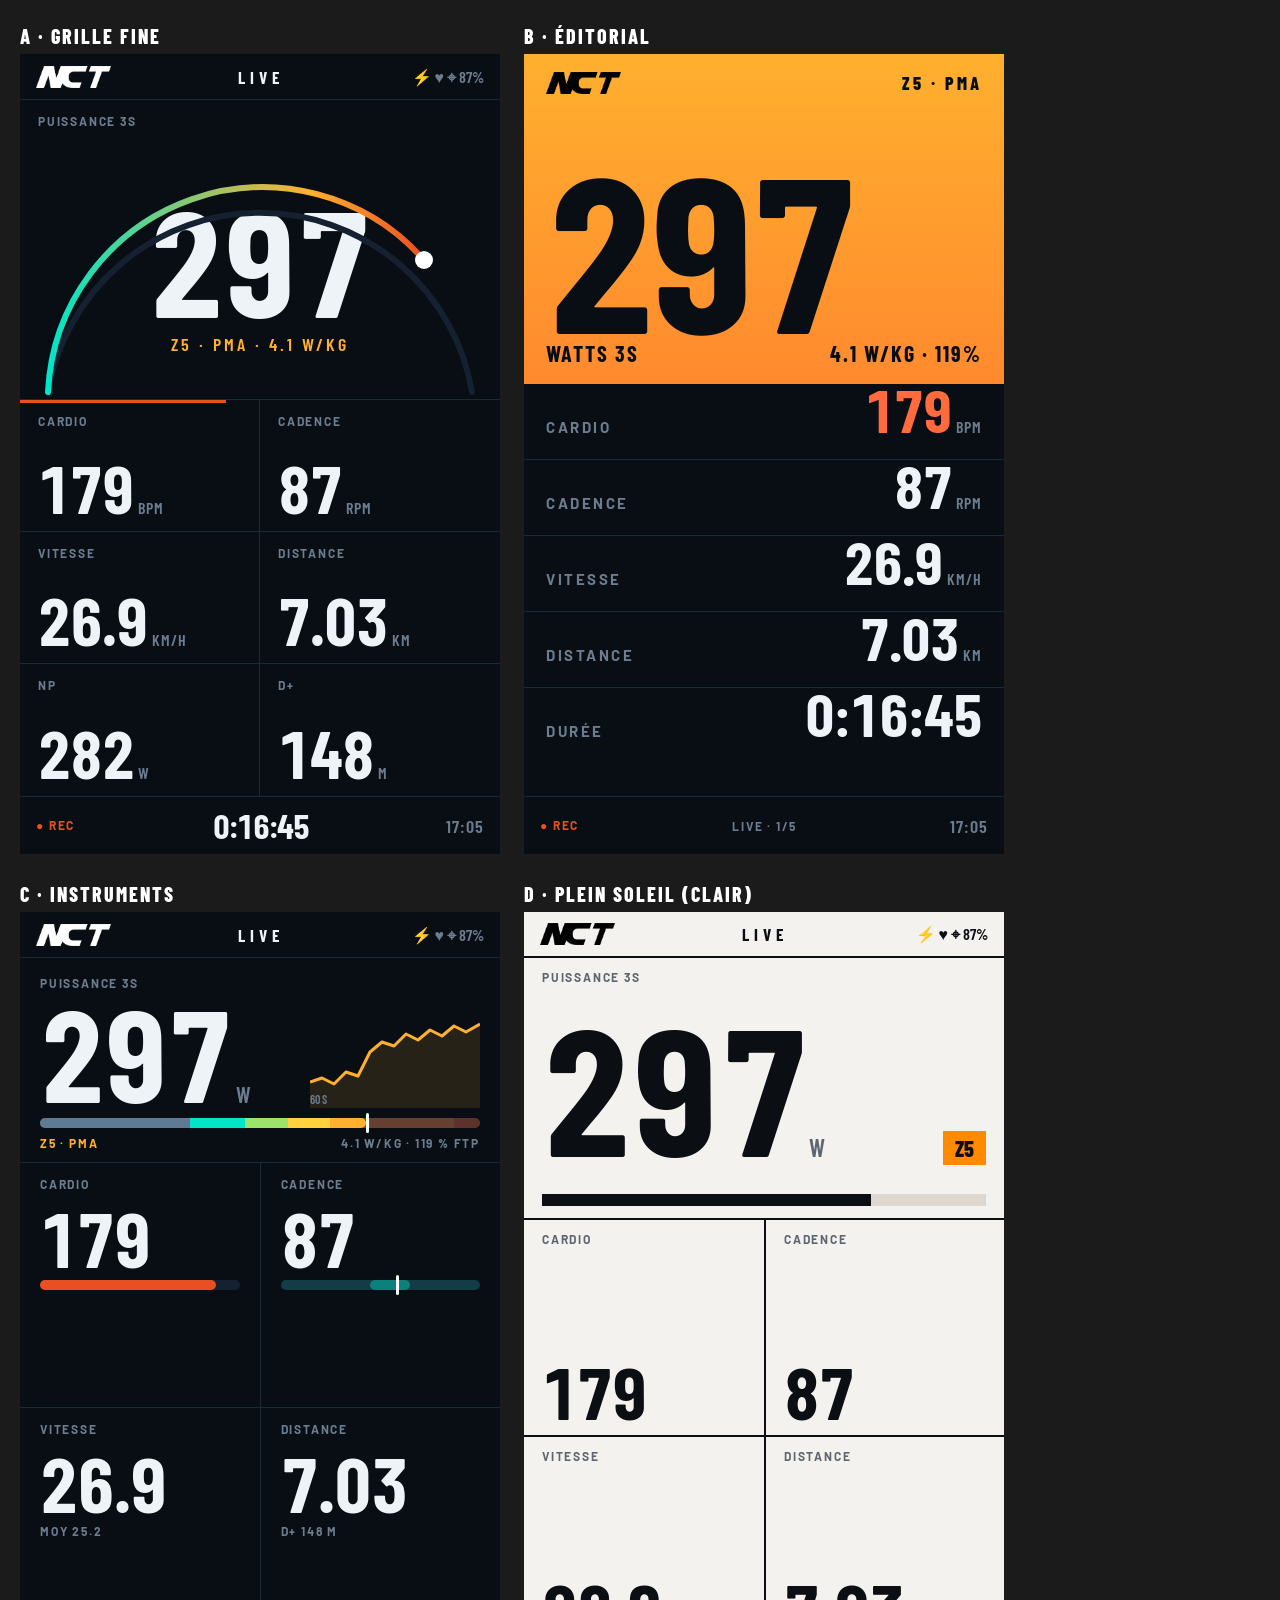
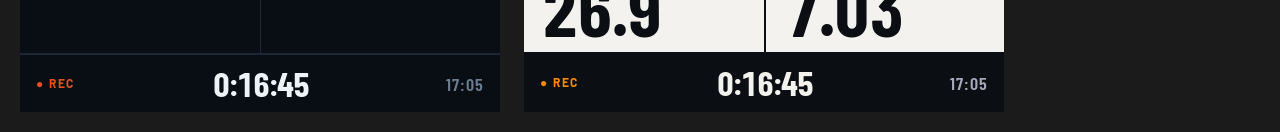
<file: design/styles.html>
<!doctype html><html lang="fr"><head><meta charset="utf-8"><title>Styles NCT</title><style>
@font-face{font-family:BC;src:url(fonts/bc-500.woff2);font-weight:500}
@font-face{font-family:BC;src:url(fonts/bc-600.woff2);font-weight:600}
@font-face{font-family:BC;src:url(fonts/bc-700.woff2);font-weight:700}
@font-face{font-family:BC;src:url(fonts/bc-800.woff2);font-weight:800}
@font-face{font-family:B;src:url(fonts/b-600.woff2);font-weight:600}
@font-face{font-family:B;src:url(fonts/b-700.woff2);font-weight:700}
:root{--bg:#090e14;--mute:#6c7d90;--txt:#eef3f7;--cyan:#00e5c8;--orange:#e85022;--amber:#ffb02e;--hair:#1c2836}
*{margin:0;padding:0;box-sizing:border-box}
body{background:#1b1b1b;display:flex;flex-wrap:wrap;gap:24px;padding:20px;font-family:B}
.s{position:relative;width:480px;height:800px;background:var(--bg);color:var(--txt);overflow:hidden;display:flex;flex-direction:column}
.cap{position:absolute;left:0;top:-30px;font-family:BC;font-weight:800;color:#fff;font-size:20px;letter-spacing:2px}
.wrap{position:relative;margin-top:34px}
.hd{height:46px;flex:none;display:flex;align-items:center;justify-content:space-between;padding:0 16px}
.hd img{height:22px}
.hd .t{font-family:BC;font-weight:700;font-size:17px;letter-spacing:5px}
.hd .r{font-family:BC;font-weight:600;font-size:16px;color:var(--mute)}
.lab{font-family:B;font-weight:700;font-size:12px;letter-spacing:1.8px;color:var(--mute)}
.num{font-family:BC;font-weight:700;line-height:.86;letter-spacing:-1px;font-variant-numeric:tabular-nums}
.u{font-family:BC;font-weight:600;color:var(--mute);letter-spacing:1px}
.ft{height:58px;flex:none;display:flex;align-items:center;justify-content:space-between;padding:0 16px}

/* ===== A : grille fine ===== */
#A .hd{border-bottom:1px solid var(--hair)}
#A .hero{position:relative;height:300px;border-bottom:1px solid var(--hair);display:flex;flex-direction:column;align-items:center;justify-content:center}
#A .hero .num{font-size:150px}
#A .hero{padding-top:50px}
#A .grid{flex:1;display:grid;grid-template-columns:1fr 1fr;grid-template-rows:1fr 1fr 1fr}
#A .c{position:relative;padding:14px 18px;display:flex;flex-direction:column;justify-content:space-between}
#A .c:nth-child(odd){border-right:1px solid var(--hair)}
#A .c:nth-child(-n+4){border-bottom:1px solid var(--hair)}
#A .c .num{font-size:66px}
#A .c .zb{position:absolute;left:0;top:0;height:3px}
#A .ft{border-top:1px solid var(--hair)}

/* ===== B : éditorial ===== */
#B .band{height:330px;position:relative;background:linear-gradient(180deg,#ffb02e 0%,#ff8a2e 100%);color:var(--bg);padding:18px 22px;display:flex;flex-direction:column;justify-content:space-between}
#B .band .num{font-size:220px;letter-spacing:-8px;line-height:.8}
#B .row{display:flex;align-items:baseline;justify-content:space-between;padding:0 22px;height:76px;border-bottom:1px solid var(--hair)}
#B .row .num{font-size:60px}
#B .row .lab{font-size:15px;letter-spacing:2.5px}

/* ===== C : cockpit / instruments ===== */
#C .hd{border-bottom:1px solid var(--hair)}
#C .blk{position:relative;padding:14px 20px 0;border-bottom:1px solid var(--hair)}
#C .bar{height:10px;background:#152030;border-radius:5px;position:relative;margin:10px 0 16px;overflow:visible}
#C .bar i{position:absolute;left:0;top:0;bottom:0;border-radius:5px}
#C .bar b{position:absolute;top:-5px;width:3px;height:20px;background:#fff;border-radius:2px}
#C .split{display:flex}
#C .split>div{flex:1;padding:14px 20px 0}
#C .split>div+div{border-left:1px solid var(--hair)}
#C .ft{border-top:1px solid var(--hair)}

/* ===== D : plein soleil ===== */
#D{background:#f4f2ee;color:#0b0f14}
#D .hd{border-bottom:2px solid #0b0f14}
#D .lab{color:#5d6670}
#D .u{color:#5d6670}
#D .g{flex:1;display:grid;grid-template-columns:1fr 1fr;grid-template-rows:262px 1fr 1fr}
#D .c{padding:12px 18px;border-bottom:2px solid #0b0f14;display:flex;flex-direction:column;justify-content:space-between}
#D .c.w{grid-column:span 2}
#D .c:not(.w):nth-child(odd){border-left:2px solid #0b0f14}
#D .ft{background:#0b0f14;color:#f4f2ee}
</style></head><body>

<!-- A -->
<div class="wrap"><div class="cap">A · GRILLE FINE</div>
<div class="s" id="A">
  <div class="hd"><img src="logo-nct.png"><div class="t">LIVE</div><div class="r">⚡ ♥ ⌖ 87%</div></div>
  <div class="hero">
    <svg width="480" height="300" style="position:absolute;left:0;top:0"><path d="M28 292 A215 215 0 0 1 452 292" fill="none" stroke="#152030" stroke-width="6" stroke-linecap="round"/><path d="M28 292 A215 215 0 0 1 404 160" fill="none" stroke="url(#ga)" stroke-width="6" stroke-linecap="round"/><circle cx="404" cy="160" r="9" fill="#fff"/><defs><linearGradient id="ga"><stop offset="0" stop-color="#00e5c8"/><stop offset=".7" stop-color="#ffb02e"/><stop offset="1" stop-color="#e85022"/></linearGradient></defs></svg>
    <div class="lab" style="position:absolute;left:18px;top:14px">PUISSANCE 3S</div>
    <div class="num">297</div>
    <div class="u" style="font-size:18px;margin-top:10px;color:#ffb02e;letter-spacing:3px">Z5 · PMA · 4.1 W/KG</div>
  </div>
  <div class="grid">
    <div class="c"><i class="zb" style="width:86%;background:#e85022"></i><div class="lab">CARDIO</div><div><span class="num">179</span><span class="u" style="font-size:16px"> BPM</span></div></div>
    <div class="c"><div class="lab">CADENCE</div><div><span class="num">87</span><span class="u" style="font-size:16px"> RPM</span></div></div>
    <div class="c"><div class="lab">VITESSE</div><div><span class="num">26.9</span><span class="u" style="font-size:16px"> KM/H</span></div></div>
    <div class="c"><div class="lab">DISTANCE</div><div><span class="num">7.03</span><span class="u" style="font-size:16px"> KM</span></div></div>
    <div class="c"><div class="lab">NP</div><div><span class="num">282</span><span class="u" style="font-size:16px"> W</span></div></div>
    <div class="c"><div class="lab">D+</div><div><span class="num">148</span><span class="u" style="font-size:16px"> M</span></div></div>
  </div>
  <div class="ft"><span class="lab" style="color:#e85022">● REC</span><span class="num" style="font-size:34px">0:16:45</span><span class="u" style="font-size:18px">17:05</span></div>
</div></div>

<!-- B -->
<div class="wrap"><div class="cap">B · ÉDITORIAL</div>
<div class="s" id="B">
  <div class="band">
    <div style="display:flex;justify-content:space-between;align-items:center"><img src="logo-nct.png" style="height:22px;filter:invert(1) brightness(.1)"><span style="font-family:BC;font-weight:800;font-size:18px;letter-spacing:3px">Z5 · PMA</span></div>
    <div><div class="num">297</div><div style="display:flex;justify-content:space-between;font-family:BC;font-weight:700;font-size:22px;letter-spacing:2px;margin-top:6px"><span>WATTS 3S</span><span>4.1 W/KG · 119%</span></div></div>
  </div>
  <div class="row"><span class="lab">CARDIO</span><span><span class="num" style="color:#ff6b3d">179</span><span class="u" style="font-size:16px"> BPM</span></span></div>
  <div class="row"><span class="lab">CADENCE</span><span><span class="num">87</span><span class="u" style="font-size:16px"> RPM</span></span></div>
  <div class="row"><span class="lab">VITESSE</span><span><span class="num">26.9</span><span class="u" style="font-size:16px"> KM/H</span></span></div>
  <div class="row"><span class="lab">DISTANCE</span><span><span class="num">7.03</span><span class="u" style="font-size:16px"> KM</span></span></div>
  <div class="row" style="border:none"><span class="lab">DURÉE</span><span class="num">0:16:45</span></div>
  <div style="flex:1"></div>
  <div class="ft" style="border-top:1px solid var(--hair)"><span class="lab" style="color:#e85022">● REC</span><span class="lab">LIVE · 1/5</span><span class="u" style="font-size:18px">17:05</span></div>
</div></div>

<!-- C -->
<div class="wrap"><div class="cap">C · INSTRUMENTS</div>
<div class="s" id="C">
  <div class="hd"><img src="logo-nct.png"><div class="t">LIVE</div><div class="r">⚡ ♥ ⌖ 87%</div></div>
  <div class="blk" style="padding-top:18px">
    <div style="display:flex;justify-content:space-between;align-items:flex-end">
      <div><div class="lab">PUISSANCE 3S</div><div class="num" style="font-size:130px;margin-top:6px">297<span class="u" style="font-size:22px;letter-spacing:0"> W</span></div></div>
      <svg width="170" height="96"><polyline points="0,70 12,66 24,72 36,60 48,64 60,40 72,30 84,34 96,22 108,28 120,18 132,24 144,14 156,20 170,12" fill="none" stroke="#ffb02e" stroke-width="3" stroke-linejoin="round"/><polyline points="0,70 12,66 24,72 36,60 48,64 60,40 72,30 84,34 96,22 108,28 120,18 132,24 144,14 156,20 170,12 170,96 0,96" fill="rgba(255,176,46,.12)"/><text x="0" y="92" fill="#6c7d90" font-family="BC" font-weight="600" font-size="12">60 S</text></svg>
    </div>
    <div class="bar"><i style="width:100%;background:linear-gradient(90deg,#5f7a94 0 34%,#00e5c8 34% 47%,#9be36a 47% 56%,#ffd23e 56% 66%,#ffb02e 66% 75%,#ff7a2e 75% 94%,#e85022 94%);opacity:.35"></i><i style="width:74%;background:linear-gradient(90deg,#5f7a94 0 46%,#00e5c8 46% 63%,#9be36a 63% 76%,#ffd23e 76% 89%,#ffb02e 89%)"></i><b style="left:74%"></b></div>
    <div style="display:flex;justify-content:space-between;margin:-8px 0 12px" class="lab"><span style="color:#ffb02e">Z5 · PMA</span><span>4.1 W/KG · 119 % FTP</span></div>
  </div>
  <div class="split" style="border-bottom:1px solid var(--hair);flex:1">
    <div><div class="lab">CARDIO</div><div class="num" style="font-size:76px;margin-top:14px">179</div><div class="bar" style="margin-bottom:14px"><i style="width:88%;background:#e85022"></i></div></div>
    <div><div class="lab">CADENCE</div><div class="num" style="font-size:76px;margin-top:14px">87</div><div class="bar" style="margin-bottom:14px"><i style="width:100%;background:rgba(0,229,200,.15)"></i><i style="left:45%;width:20%;background:rgba(0,229,200,.4)"></i><b style="left:58%"></b></div></div>
  </div>
  <div class="split" style="border-bottom:1px solid var(--hair);flex:1">
    <div><div class="lab">VITESSE</div><div class="num" style="font-size:76px;margin-top:14px">26.9</div><div class="lab" style="margin-top:8px">MOY 25.2</div></div>
    <div><div class="lab">DISTANCE</div><div class="num" style="font-size:76px;margin-top:14px">7.03</div><div class="lab" style="margin-top:8px">D+ 148 M</div></div>
  </div>
  <div class="ft"><span class="lab" style="color:#e85022">● REC</span><span class="num" style="font-size:34px">0:16:45</span><span class="u" style="font-size:18px">17:05</span></div>
</div></div>

<!-- D -->
<div class="wrap"><div class="cap">D · PLEIN SOLEIL (CLAIR)</div>
<div class="s" id="D">
  <div class="hd"><img src="logo-nct.png" style="filter:invert(1)"><div class="t">LIVE</div><div class="r" style="color:#0b0f14">⚡ ♥ ⌖ 87%</div></div>
  <div class="g">
    <div class="c w" style="position:relative"><div class="lab">PUISSANCE 3S</div><div style="display:flex;align-items:baseline"><span class="num" style="font-size:180px">297</span><span class="u" style="font-size:24px"> W</span><span style="margin-left:auto;background:#ff8a00;color:#0b0f14;font-family:BC;font-weight:800;font-size:22px;padding:4px 12px">Z5</span></div><div style="height:12px;background:#ddd8cf;margin-top:6px"><div style="width:74%;height:100%;background:#0b0f14"></div></div></div>
    <div class="c"><div class="lab">CARDIO</div><div class="num" style="font-size:72px">179</div></div>
    <div class="c"><div class="lab">CADENCE</div><div class="num" style="font-size:72px">87</div></div>
    <div class="c"><div class="lab">VITESSE</div><div class="num" style="font-size:72px">26.9</div></div>
    <div class="c"><div class="lab">DISTANCE</div><div class="num" style="font-size:72px">7.03</div></div>
  </div>
  <div class="ft"><span class="lab" style="color:#ff8a00">● REC</span><span class="num" style="font-size:34px">0:16:45</span><span class="u" style="font-size:18px;color:#aab">17:05</span></div>
</div></div>
</body></html>
</file>
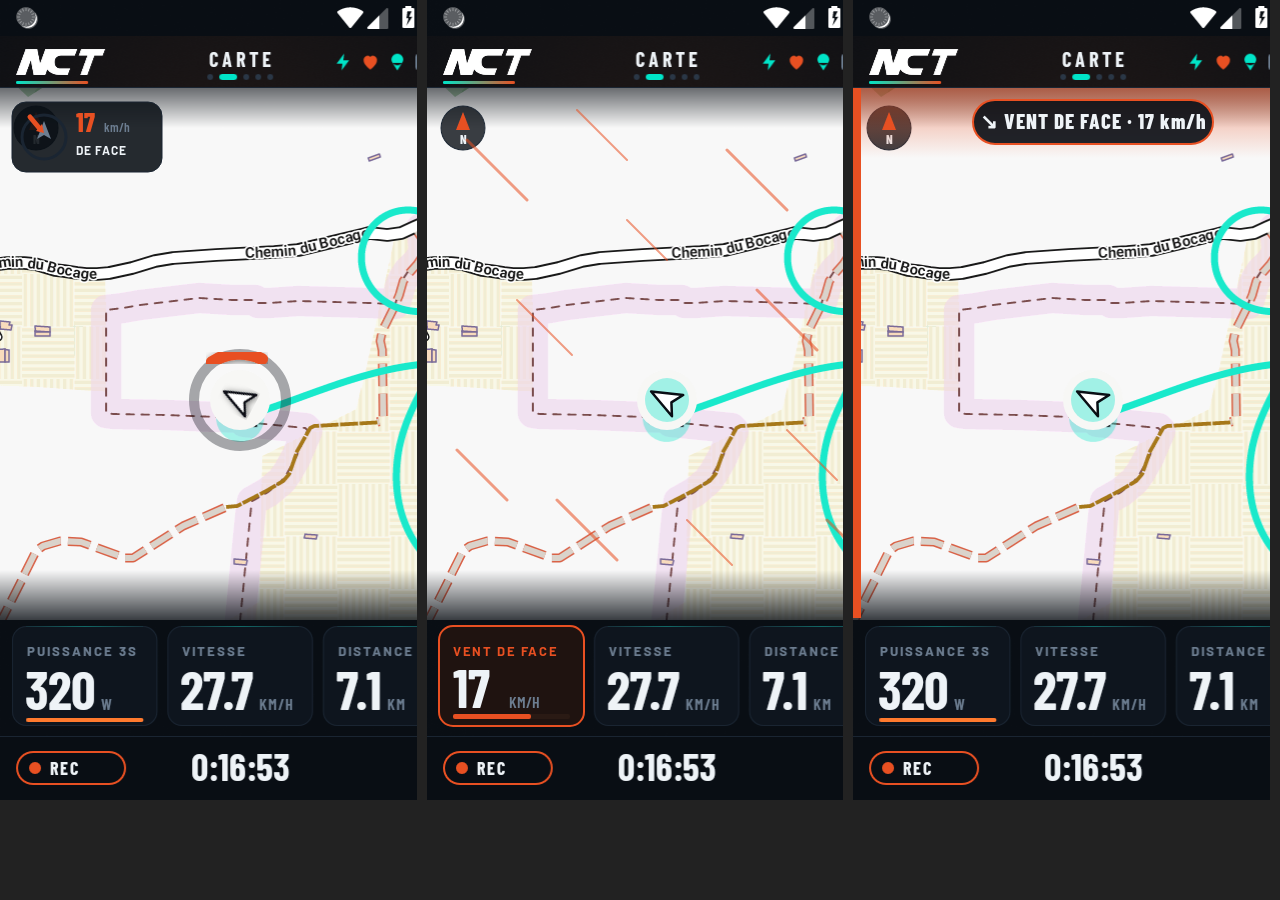
<file: design/vent-carte.html>
<!doctype html><html><head><meta charset="utf-8"><style>
@font-face{font-family:BC;src:url(fonts/bc-700.woff2);font-weight:700}
@font-face{font-family:BC;src:url(fonts/bc-800.woff2);font-weight:800}
@font-face{font-family:BC;src:url(fonts/bc-600.woff2);font-weight:600}
@font-face{font-family:B;src:url(fonts/b-700.woff2);font-weight:700}
*{margin:0;padding:0;box-sizing:border-box}body{background:#222;display:flex}
.s{position:relative;width:480px;height:800px;background:url(map-bg.png) 0 0/480px 800px;overflow:hidden;margin-right:10px;font-family:B;color:#eef3f7}
.cover{position:absolute;background:#090e14}
.lab{font-weight:700;font-size:13px;letter-spacing:1.6px;color:#6c7d90}
.big{font-family:BC;font-weight:700;line-height:1}
.title{position:absolute;left:0;right:0;top:-40px;text-align:center;font-family:BC;font-weight:800;font-size:22px;letter-spacing:3px}
</style></head><body>
<!-- V1 : anneau autour de la flèche + badge -->
<div class="s" id="v1">
  <div class="cover" style="left:990px"></div>
  <!-- masque l'ancienne flèche et la boussole -->
  <svg width="480" height="800" style="position:absolute;left:0;top:0">
    <defs><filter id="sh"><feDropShadow dx="0" dy="2" stdDeviation="3" flood-opacity=".5"/></filter></defs>
    <circle cx="240" cy="400" r="30" fill="#f7f7f5"/>
    <!-- anneau vent : secteur d'où vient le vent (avant-gauche) -->
    <circle cx="240" cy="400" r="46" fill="none" stroke="rgba(9,14,20,.35)" stroke-width="10"/>
    <path d="M211.7 358.3 A50 50 0 0 1 262 355" fill="none" stroke="#e85022" stroke-width="12" stroke-linecap="round" transform="translate(0,4)" filter="url(#sh)"/>
    <polygon points="240,382 252,412 240,405 228,412" fill="#fff" stroke="#090e14" stroke-width="2.5" stroke-linejoin="round" transform="rotate(-62 240 400)" filter="url(#sh)"/>
    <!-- badge vent en haut à gauche -->
    <rect x="12" y="102" width="150" height="70" rx="14" fill="rgba(9,14,20,.88)" stroke="#1a2532"/>
    <circle cx="44" cy="137" r="22" fill="none" stroke="#1a2532" stroke-width="3"/>
    <polygon points="44,121 51,139 44,135 37,139" fill="#6c7d90" />
    <line x1="30" y1="117" x2="40" y2="129" stroke="#e85022" stroke-width="5" stroke-linecap="round"/>
    <polygon points="36,131 44,133 42,124" fill="#e85022"/>
    <text x="76" y="132" font-family="BC" font-weight="800" font-size="26" fill="#e85022">17</text>
    <text x="104" y="132" font-family="BC" font-weight="600" font-size="13" fill="#6c7d90">km/h</text>
    <text x="76" y="155" font-family="B" font-weight="700" font-size="12" fill="#eef3f7" letter-spacing="1">DE FACE</text>
  </svg>
  <div class="cover" style="left:12px;top:626px;width:456px;height:100px;background:transparent"></div>
</div>
<!-- V2 : flux de vent + champ VENT dans le bandeau -->
<div class="s" id="v2">
  <svg width="480" height="800" style="position:absolute;left:0;top:0">
    <g stroke="#e85022" stroke-linecap="round" opacity=".55">
      <path d="M40 140 l60 60" stroke-width="3"/><path d="M150 110 l50 50" stroke-width="2"/><path d="M300 150 l60 60" stroke-width="3"/>
      <path d="M90 300 l55 55" stroke-width="2"/><path d="M330 290 l60 60" stroke-width="3"/><path d="M200 220 l40 40" stroke-width="2"/>
      <path d="M30 450 l50 50" stroke-width="3"/><path d="M360 430 l50 50" stroke-width="2"/><path d="M130 500 l60 60" stroke-width="3"/>
      <path d="M260 520 l45 45" stroke-width="2"/><path d="M400 520 l40 40" stroke-width="3"/>
    </g>
    <circle cx="240" cy="400" r="30" fill="#f7f7f5"/>
    <circle cx="240" cy="400" r="22" fill="rgba(0,229,200,.35)"/>
    <polygon points="240,382 252,412 240,405 228,412" fill="#fff" stroke="#090e14" stroke-width="2.5" stroke-linejoin="round" transform="rotate(-62 240 400)"/>
    <!-- bandeau : le champ VENT remplace la puissance -->
    <rect x="12" y="626" width="145" height="100" rx="14" fill="#1f1310" stroke="#e85022" stroke-width="2"/>
    <text x="26" y="656" font-family="B" font-weight="700" font-size="13" fill="#e85022" letter-spacing="1.6">VENT DE FACE</text>
    <text x="26" y="708" font-family="BC" font-weight="700" font-size="54" fill="#eef3f7">17</text>
    <text x="82" y="708" font-family="BC" font-weight="600" font-size="16" fill="#6c7d90">KM/H</text>
    <rect x="26" y="714" width="117" height="5" rx="2" fill="#2a1a14"/><rect x="26" y="714" width="78" height="5" rx="2" fill="#e85022"/>
  </svg>
</div>
<!-- V3 : bord d'écran coloré (lecture périphérique) -->
<div class="s" id="v3">
  <svg width="480" height="800" style="position:absolute;left:0;top:0">
    <defs><linearGradient id="edge" x1="0" y1="0" x2="0" y2="1"><stop offset="0" stop-color="#e85022" stop-opacity=".95"/><stop offset=".5" stop-color="#e85022" stop-opacity=".0"/></linearGradient></defs>
    <rect x="0" y="88" width="480" height="140" fill="url(#edge)" opacity=".55"/>
    <rect x="0" y="88" width="8" height="530" fill="#e85022"/><rect x="472" y="88" width="8" height="530" fill="#ffb02e" opacity=".5"/>
    <rect x="120" y="100" width="240" height="44" rx="22" fill="rgba(9,14,20,.9)" stroke="#e85022" stroke-width="2"/>
    <text x="240" y="129" text-anchor="middle" font-family="BC" font-weight="800" font-size="21" fill="#eef3f7" letter-spacing="1">↘ VENT DE FACE · 17 km/h</text>
    <circle cx="240" cy="400" r="30" fill="#f7f7f5"/>
    <circle cx="240" cy="400" r="22" fill="rgba(0,229,200,.35)"/>
    <polygon points="240,382 252,412 240,405 228,412" fill="#fff" stroke="#090e14" stroke-width="2.5" stroke-linejoin="round" transform="rotate(-62 240 400)"/>
  </svg>
</div>
</body></html>
</file>
<file: design/style.css>
@font-face{font-family:BC;src:url(fonts/bc-500.woff2) format('woff2');font-weight:500}
@font-face{font-family:BC;src:url(fonts/bc-600.woff2) format('woff2');font-weight:600}
@font-face{font-family:BC;src:url(fonts/bc-700.woff2) format('woff2');font-weight:700}
@font-face{font-family:BC;src:url(fonts/bc-800.woff2) format('woff2');font-weight:800}
@font-face{font-family:B;src:url(fonts/b-500.woff2) format('woff2');font-weight:500}
@font-face{font-family:B;src:url(fonts/b-600.woff2) format('woff2');font-weight:600}
@font-face{font-family:B;src:url(fonts/b-700.woff2) format('woff2');font-weight:700}

:root{
  --bg:#090e14; --tile:#0e151e; --line:#1a2532; --mute:#6c7d90; --txt:#eef3f7;
  --cyan:#00e5c8; --orange:#e85022; --amber:#ffb02e; --lime:#9be36a;
  --zc:#00e5c8;
}
*{box-sizing:border-box;margin:0;padding:0}
html,body{width:480px;height:100%;background:var(--bg);color:var(--txt);overflow:hidden;
  font-family:B,sans-serif;-webkit-user-select:none;user-select:none;-webkit-tap-highlight-color:transparent}
#app{position:relative;width:480px;height:100vh;min-height:760px;max-height:800px;display:flex;flex-direction:column;overflow:hidden;background:var(--bg)}

/* ambient glow tinted by current power zone */
#glow{position:absolute;left:-120px;top:-160px;width:720px;height:620px;pointer-events:none;
  background:radial-gradient(closest-side,var(--zc),transparent);opacity:.10;transition:background .8s,opacity .8s}
#app.zflash #glow{opacity:.28}
#app:after{content:"";position:absolute;left:0;top:0;right:0;bottom:0;pointer-events:none;opacity:.05;
  background-image:url("data:image/svg+xml,%3Csvg xmlns='http://www.w3.org/2000/svg' width='160' height='160'%3E%3Cfilter id='n'%3E%3CfeTurbulence type='fractalNoise' baseFrequency='.9' numOctaves='2' stitchTiles='stitch'/%3E%3C/filter%3E%3Crect width='160' height='160' filter='url(%23n)'/%3E%3C/svg%3E")}

/* ===== header ===== */
#hdr{position:relative;z-index:2;height:52px;flex:none;display:flex;align-items:center;justify-content:space-between;padding:0 16px;border-bottom:1px solid var(--line)}
.logo{position:relative;width:96px;line-height:0}
.logo img{height:26px;width:auto}
.logo .n,.logo .t{color:var(--txt)} .logo .c{color:var(--cyan)}
.logo i{position:absolute;left:0;bottom:-7px;width:72px;height:3px;background:linear-gradient(90deg,var(--cyan),var(--orange));border-radius:2px}
.ptitle{text-align:center}
#pageName{font-family:BC;font-weight:700;font-size:20px;letter-spacing:4px}
#dots{display:flex;justify-content:center;margin-top:3px}
#dots i{width:6px;height:6px;border-radius:3px;background:#2a3746;margin:0 3px;transition:all .3s}
#dots i.on{width:18px;background:var(--cyan)}
.status{display:flex;align-items:center;justify-content:flex-end;width:120px}
.ic{width:20px;height:20px;margin-left:7px;fill:#2e3b4a;transition:fill .3s}
.ic.on{fill:var(--cyan)} #icHr.on{fill:var(--orange)}
.ic.blink{animation:blink 1s infinite}
#batt{display:flex;align-items:center;margin-left:9px;font-family:BC;font-weight:600;font-size:17px;color:var(--mute)}
#batt b{display:block;width:8px;height:14px;border:2px solid var(--mute);border-radius:2px;margin-right:4px;position:relative}

/* ===== pages ===== */
#pages{position:relative;z-index:1;flex:1;overflow:hidden}
.page{position:absolute;left:0;top:0;width:480px;height:100%;padding:8px 12px 12px;display:flex;flex-direction:column;
  transform:translateX(100%);opacity:0;transition:transform .38s cubic-bezier(.2,.8,.2,1),opacity .38s}
.page.cur{transform:translateX(0);opacity:1}
.page.left{transform:translateX(-100%);opacity:0}

/* tiles */
.tiles{display:grid;grid-gap:10px;flex:1}
.g2{grid-template-columns:1fr 1fr}
.g3{grid-template-columns:1fr 1fr 1fr}
.tile{position:relative;background:var(--tile);border:1px solid var(--line);border-radius:14px;padding:12px 14px;overflow:hidden;display:flex;flex-direction:column}
.tile:before{content:"";position:absolute;left:0;top:0;right:0;height:1px;background:linear-gradient(90deg,transparent,rgba(0,229,200,.35),transparent)}
.tile label{display:flex;align-items:center;font-family:B;font-weight:700;font-size:13px;letter-spacing:1.6px;color:var(--mute)}
.tile label svg{width:15px;height:15px;fill:var(--mute);margin-right:6px}
.tile label em{font-style:normal;color:#3d4d5f;margin-left:6px}
.val{flex:1;display:flex;align-items:baseline;justify-content:flex-start;margin-top:2px}
.val b{font-family:BC;font-weight:700;font-size:78px;line-height:1;letter-spacing:-1px;font-variant-numeric:tabular-nums}
.val span{font-family:BC;font-weight:600;font-size:18px;color:var(--mute);margin-left:6px;letter-spacing:1px}
.sub{font-family:BC;font-weight:600;font-size:18px;color:var(--mute);letter-spacing:.5px}
.tile.c{align-items:center;text-align:center}
.tile.c .val{justify-content:center}

/* ===== gauge ===== */
.gauge{position:relative;height:322px;flex:none;margin:0 -12px}
.gauge svg{position:absolute;left:0;top:0}
.arc-track{fill:none;stroke:#151f2b;stroke-width:24;stroke-linecap:round}
.arc-val{fill:none;stroke:url(#gArc);stroke-width:24;stroke-linecap:round}
.arc-glow{fill:none;stroke:url(#gArc);stroke-width:44;stroke-linecap:round;opacity:.16}
.arc-head{fill:#fff;stroke:var(--bg);stroke-width:4}
.ztick{stroke:#2a3644;stroke-width:3}
.zlab{font-family:BC;font-weight:600;font-size:14px;fill:#3e4e60;text-anchor:middle}
.gcenter{position:absolute;left:0;right:0;top:92px;text-align:center}
.gcenter .big{font-family:BC;font-weight:700;font-size:148px;line-height:.9;letter-spacing:-3px;font-variant-numeric:tabular-nums}
.gcenter .unit{font-family:BC;font-weight:600;font-size:18px;letter-spacing:3px;color:var(--mute);margin-top:2px}
.gcenter .unit em{font-style:normal;color:var(--cyan)}
.zchip{display:inline-block;margin-top:10px;padding:5px 14px;border-radius:20px;font-family:BC;font-weight:700;font-size:19px;letter-spacing:2px;
  color:var(--bg);background:var(--zc);transition:background .5s}
.gside{position:absolute;bottom:0;width:104px;text-align:center}
.gside.l{left:4px} .gside.r{right:4px}
.gside b{display:block;font-family:BC;font-weight:700;font-size:40px;line-height:1}
.gside span{font-family:BC;font-weight:600;font-size:14px;letter-spacing:2px;color:var(--mute)}

/* hr seg bar */
.segbar{display:flex;height:8px;margin-top:6px}
.segbar i{flex:1;margin-right:4px;border-radius:4px;background:#1a2532;transition:background .4s}
.segbar i:last-child{margin-right:0}
.segbar i.on{background:var(--orange)}
.tile.hr .val b{color:var(--txt)}

/* ===== effort ===== */
.trio{flex:none;height:148px;margin-bottom:10px}
.trio .val b{font-size:62px}
.trio .tile{padding:12px 6px}
.wbal{flex:none;height:228px;margin-bottom:10px}
.wbal .tag{margin-left:auto;font-size:11px;letter-spacing:1.5px;color:var(--bg);background:var(--orange);padding:3px 8px;border-radius:10px}
.wrow{display:flex;align-items:baseline;margin-top:2px}
.wrow b{font-family:BC;font-weight:800;font-size:104px;line-height:1;letter-spacing:-2px;font-variant-numeric:tabular-nums;transition:color .5s}
.wrow span{font-family:BC;font-weight:700;font-size:36px;color:var(--mute);margin-left:4px}
.wkj{margin-left:auto;font-family:BC;font-weight:600;font-size:19px;color:var(--mute)}
.wbar{display:flex;height:26px;margin-top:6px}
.wbar i{flex:1;margin-right:3px;border-radius:3px;background:#17212c;transition:background .4s}
.wbar i:last-child{margin-right:0}
.wmsg{margin-top:10px;font-family:B;font-weight:600;font-size:15px;color:var(--mute)}
.zones{flex:1}
#zoneBars{flex:1;display:flex;flex-direction:column;justify-content:space-around;margin-top:6px}
.zb{display:flex;align-items:center;height:22px}
.zb .zn{width:30px;font-family:BC;font-weight:700;font-size:17px}
.zb .zt{flex:1;height:14px;background:#141d27;border-radius:7px;overflow:hidden;margin-right:10px}
.zb .zt i{display:block;height:100%;width:0;border-radius:7px;transition:width .6s}
.zb .zv{width:62px;text-align:right;font-family:BC;font-weight:600;font-size:17px;color:var(--mute);font-variant-numeric:tabular-nums}
.zb.on .zv{color:var(--txt)}

/* ===== climb ===== */
.climb{display:flex;height:206px;flex:none;margin-bottom:10px}
.grade{position:relative;width:262px;border-radius:16px;background:var(--zg,#00e5c8);color:var(--bg);display:flex;align-items:baseline;justify-content:center;padding-top:20px;transition:background .6s}
.grade b{font-family:BC;font-weight:800;font-size:var(--gfs,150px);line-height:1;letter-spacing:-4px;font-variant-numeric:tabular-nums}
.grade span{font-family:BC;font-weight:800;font-size:48px}
.glabel{position:absolute;left:0;right:0;bottom:12px;text-align:center;font-family:B;font-weight:700;font-size:14px;letter-spacing:4px;opacity:.75}
.climb-side{flex:1;margin-left:10px;display:flex;flex-direction:column}
.cs{flex:1;background:var(--tile);border:1px solid var(--line);border-radius:14px;padding:10px 12px;margin-bottom:10px}
.cs:last-child{margin-bottom:0}
.cs label{display:block;font-weight:700;font-size:12px;letter-spacing:1.6px;color:var(--mute)}
.cs b{font-family:BC;font-weight:700;font-size:50px;line-height:1.05}
.cs span{font-family:BC;font-weight:600;font-size:16px;color:var(--mute);margin-left:4px}
.profile{flex:1;margin-bottom:10px}
.profile svg{margin-top:8px;width:100%;flex:1}
.prof-line{fill:none;stroke:var(--cyan);stroke-width:3;stroke-linejoin:round}
.prof-dot{fill:#fff;stroke:var(--orange);stroke-width:4}
.short{flex:none;height:132px}
.short .val b{font-size:58px}

/* ===== lap ===== */
.lap-head{flex:none;height:150px;display:flex;flex-direction:column;align-items:center;justify-content:center;margin-bottom:10px;
  background:linear-gradient(135deg,rgba(0,229,200,.14),rgba(232,80,34,.10));border:1px solid var(--line);border-radius:16px}
.lapn{font-family:BC;font-weight:700;font-size:18px;letter-spacing:4px;color:var(--mute)}
.lapn b{color:var(--cyan)}
.laptime{font-family:BC;font-weight:800;font-size:84px;line-height:1;font-variant-numeric:tabular-nums}
.lapdist{font-family:BC;font-weight:600;font-size:18px;color:var(--mute)}
.lap .val b{font-size:58px}
.lap .tile{padding:10px 14px}
.delta{font-family:BC;font-weight:700;font-size:16px;height:18px;color:var(--mute)}
.delta.up{color:var(--cyan)} .delta.down{color:var(--orange)}

/* ===== footer ===== */
#ftr{position:relative;z-index:2;height:64px;flex:none;display:flex;align-items:center;justify-content:space-between;padding:0 16px;border-top:1px solid var(--line);background:rgba(9,14,20,.9)}
.pill{display:flex;align-items:center;width:110px;height:34px;border-radius:17px;padding:0 12px;font-family:BC;font-weight:700;font-size:18px;letter-spacing:2px;border:2px solid #2a3746;color:var(--mute)}
.pill i{width:12px;height:12px;border-radius:6px;background:#3a4858;margin-right:8px}
.pill.rec{border-color:var(--orange);color:var(--txt)} .pill.rec i{background:var(--orange);animation:blink 1.2s infinite}
.pill.pause{border-color:var(--amber);color:var(--amber)} .pill.pause i{background:var(--amber)}
.elapsed b{font-family:BC;font-weight:700;font-size:38px;font-variant-numeric:tabular-nums;letter-spacing:.5px}
.clock{width:110px;text-align:right;font-family:BC;font-weight:600;font-size:22px;color:var(--mute)}

/* ===== overlays ===== */
#toast{position:absolute;z-index:20;left:50%;top:64px;transform:translate(-50%,-30px);opacity:0;padding:10px 20px;border-radius:24px;background:var(--cyan);color:var(--bg);
  font-family:BC;font-weight:700;font-size:20px;letter-spacing:2px;transition:all .35s;white-space:nowrap}
#toast.show{transform:translate(-50%,0);opacity:1}
#lapFlash{position:absolute;z-index:19;left:0;right:0;top:0;bottom:0;display:flex;flex-direction:column;align-items:center;justify-content:center;
  background:rgba(9,14,20,.92);opacity:0;pointer-events:none;transition:opacity .3s}
#lapFlash.show{opacity:1}
.lf-t{font-family:BC;font-weight:800;font-size:96px;letter-spacing:4px}
.lf-t b{color:var(--cyan)}
.lf-s{font-family:BC;font-weight:600;font-size:26px;color:var(--mute);margin-top:6px}

#splash{position:absolute;z-index:30;left:0;top:0;right:0;bottom:0;background:var(--bg);display:flex;flex-direction:column;align-items:center;justify-content:center;transition:opacity .6s}
#splash.gone{opacity:0;pointer-events:none}
.sp-logo{position:relative;width:400px;line-height:0;overflow:hidden;
  -webkit-clip-path:inset(0 100% 0 0);clip-path:inset(0 100% 0 0);animation:wipe .9s .15s cubic-bezier(.7,0,.2,1) forwards}
.sp-logo img{width:400px;height:auto}
.sp-logo .shine{position:absolute;top:0;bottom:0;left:-40%;width:30%;transform:skewX(-20deg);
  background:linear-gradient(90deg,transparent,rgba(0,229,200,.65),transparent);animation:shine .9s 1.05s ease-out forwards}
.sp-sweep{display:block;margin-top:26px;height:6px;width:0;border-radius:3px;background:linear-gradient(90deg,var(--cyan),var(--orange));animation:sweepw .8s .9s cubic-bezier(.2,.9,.2,1) forwards}
.sp-base{margin-top:34px;font-family:B;font-weight:600;font-size:18px;color:var(--orange);opacity:0;animation:fade .6s 1.4s forwards}

@keyframes wipe{to{-webkit-clip-path:inset(0 0 0 0);clip-path:inset(0 0 0 0)}}
@keyframes shine{to{left:120%}}
@keyframes sweepw{to{width:400px}}
@keyframes fade{to{opacity:1}}
@keyframes blink{50%{opacity:.25}}

/* apprentissage boutons / confirmation */
#learn,#confirm{position:absolute;z-index:25;left:0;top:0;right:0;bottom:0;display:none;flex-direction:column;align-items:center;justify-content:center;text-align:center;background:rgba(9,14,20,.96);padding:30px}
#learn.show,#confirm.show{display:flex}
.ln-k{font-family:B;font-weight:700;font-size:15px;letter-spacing:3px;color:var(--mute)}
.ln-step{font-family:BC;font-weight:700;font-size:22px;color:var(--cyan);margin-top:30px}
.ln-t{font-family:B;font-weight:600;font-size:28px;line-height:1.35;margin-top:10px}
.ln-t b{display:block;font-family:BC;font-weight:800;font-size:56px;color:var(--cyan);letter-spacing:1px;margin-top:8px}
.ln-s{font-family:BC;font-weight:600;font-size:20px;color:var(--orange);margin-top:30px;min-height:24px}
.cf-t{font-family:BC;font-weight:800;font-size:48px;line-height:1.05}
.cf-s{font-family:B;font-weight:600;font-size:20px;color:var(--mute);margin-top:18px;line-height:1.4}
</file>
